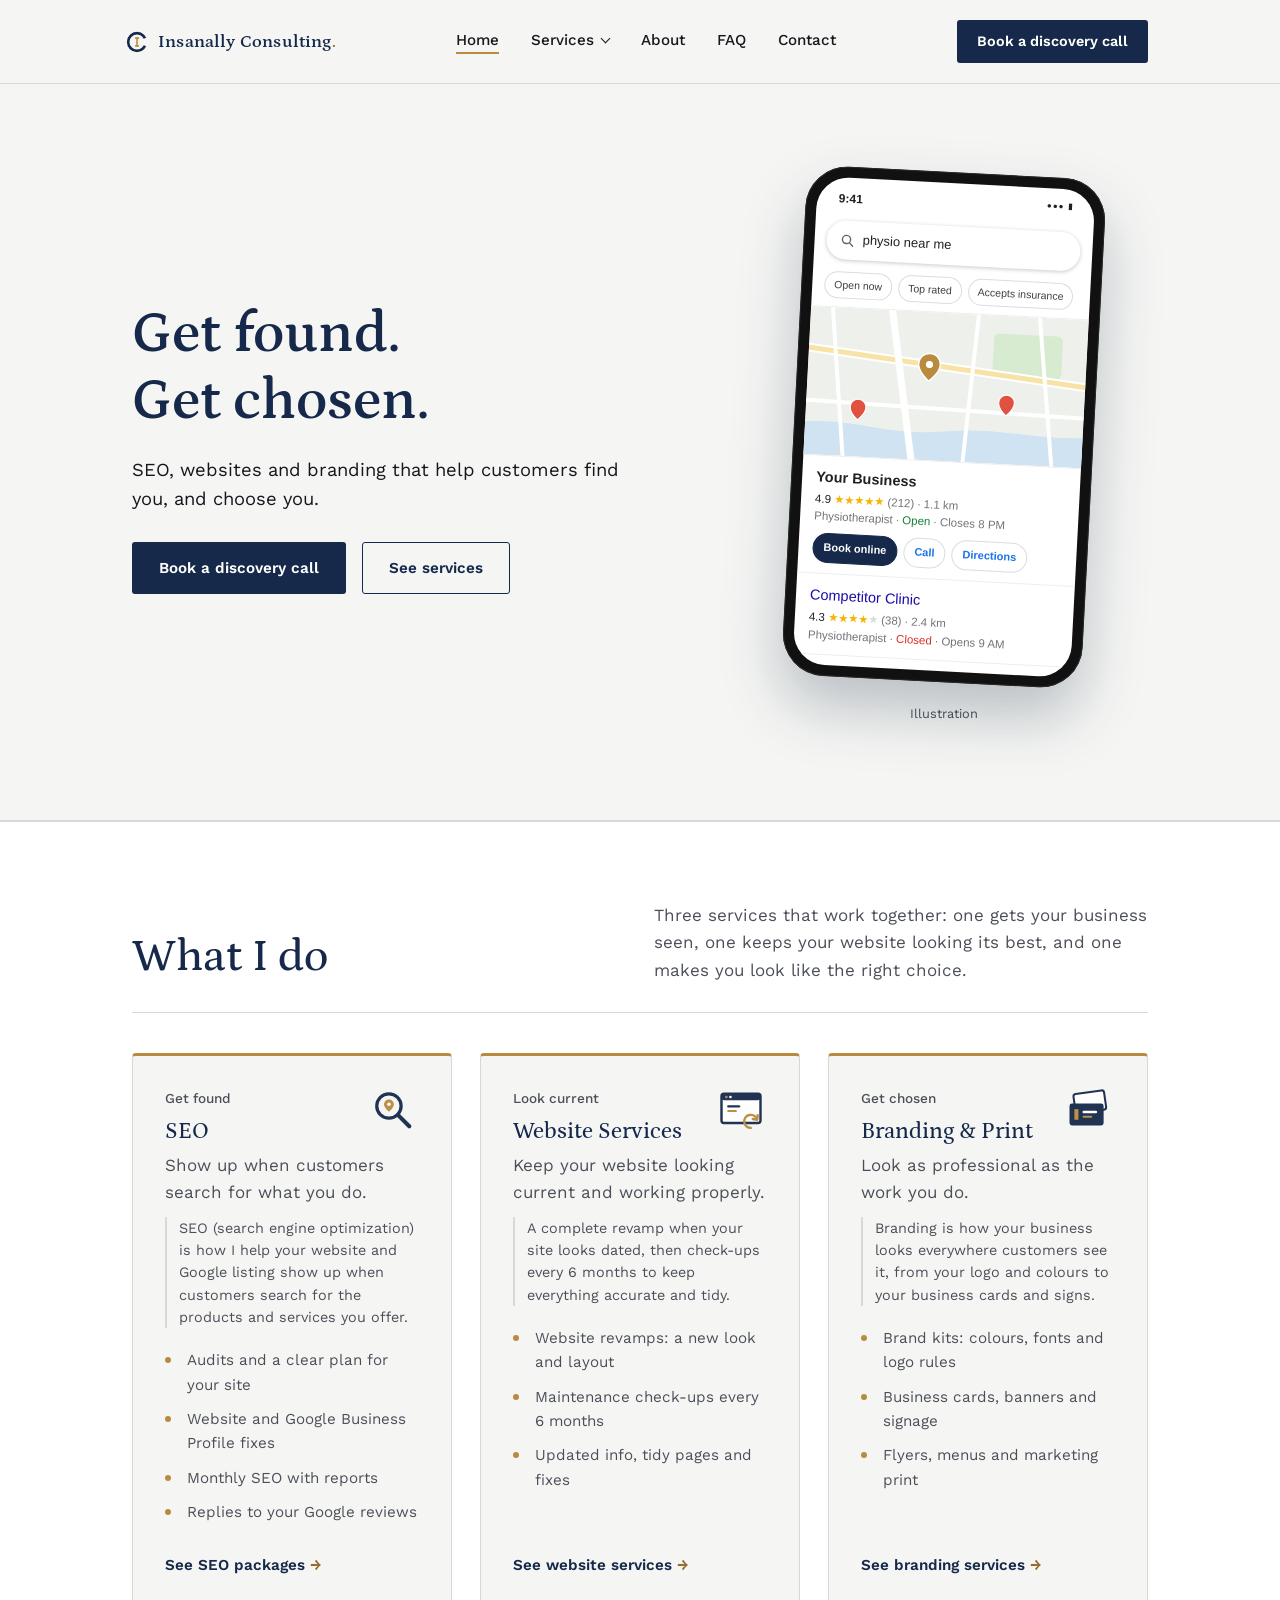
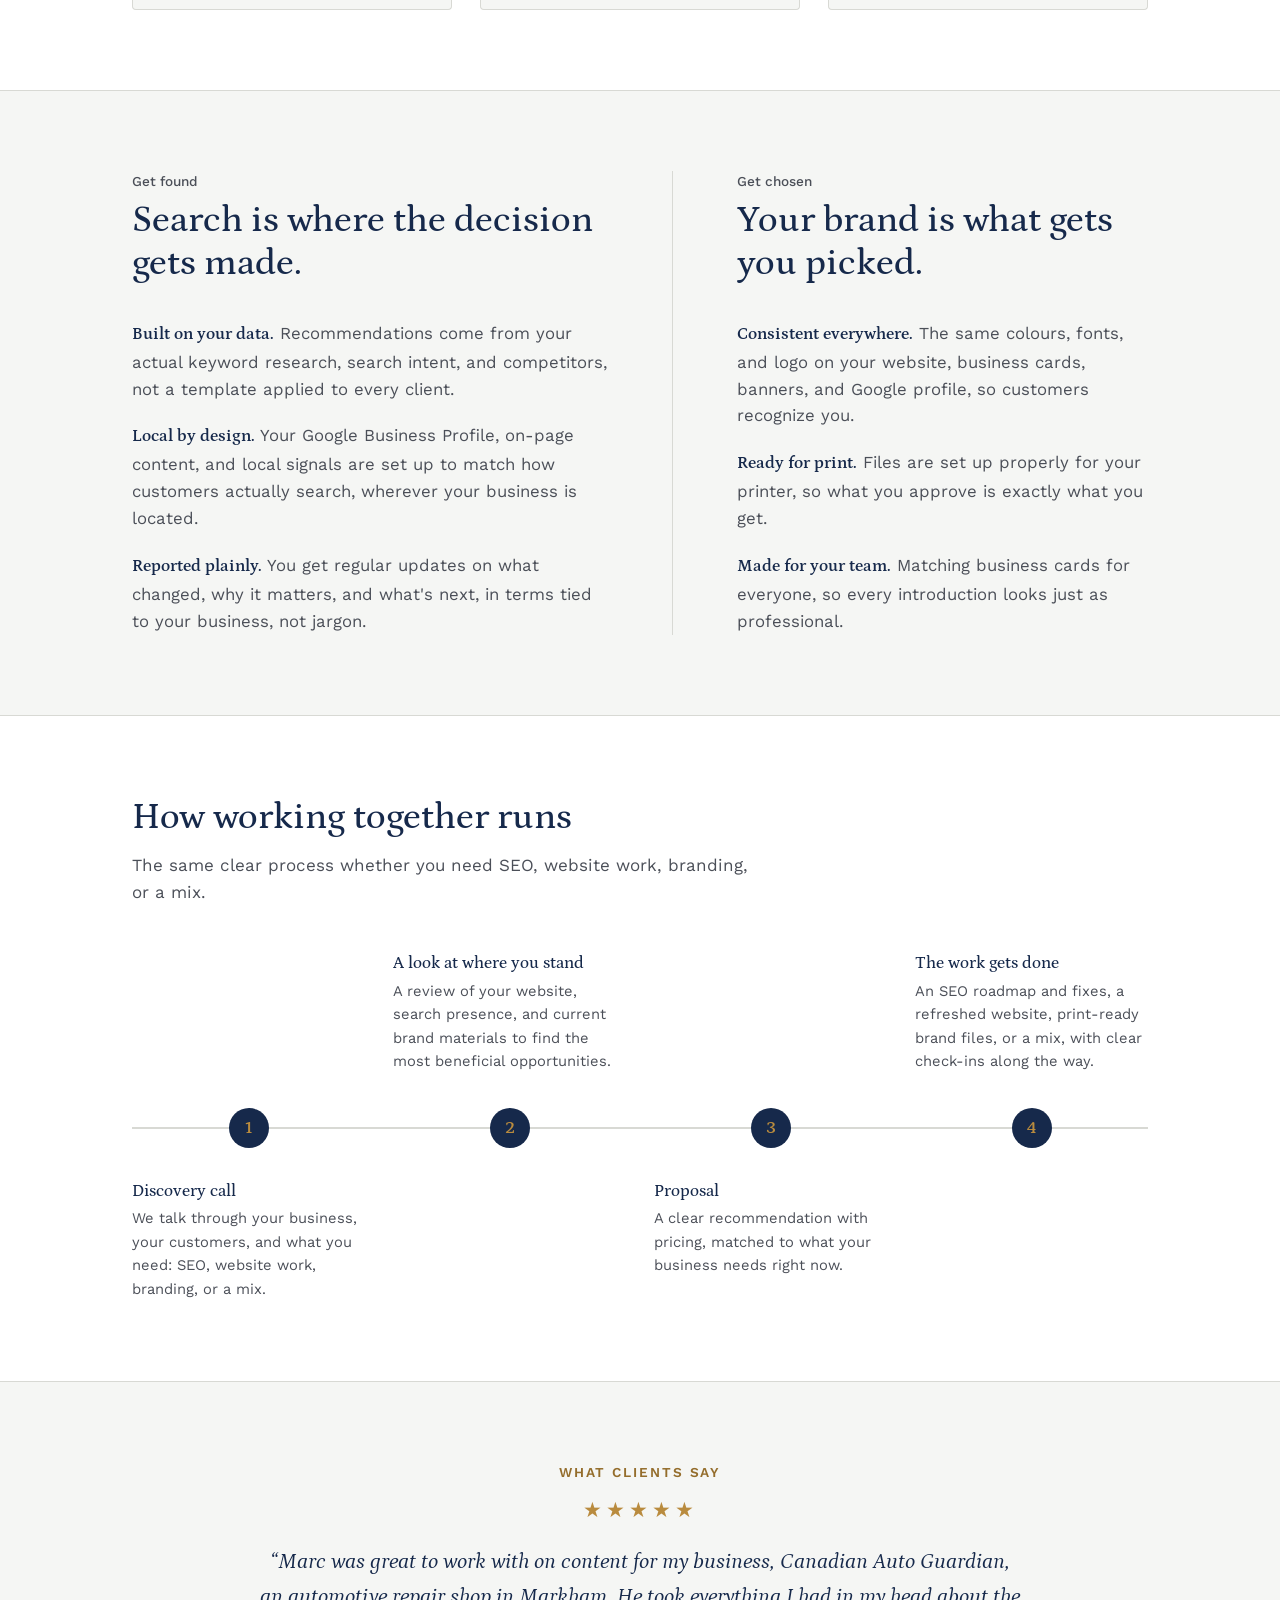
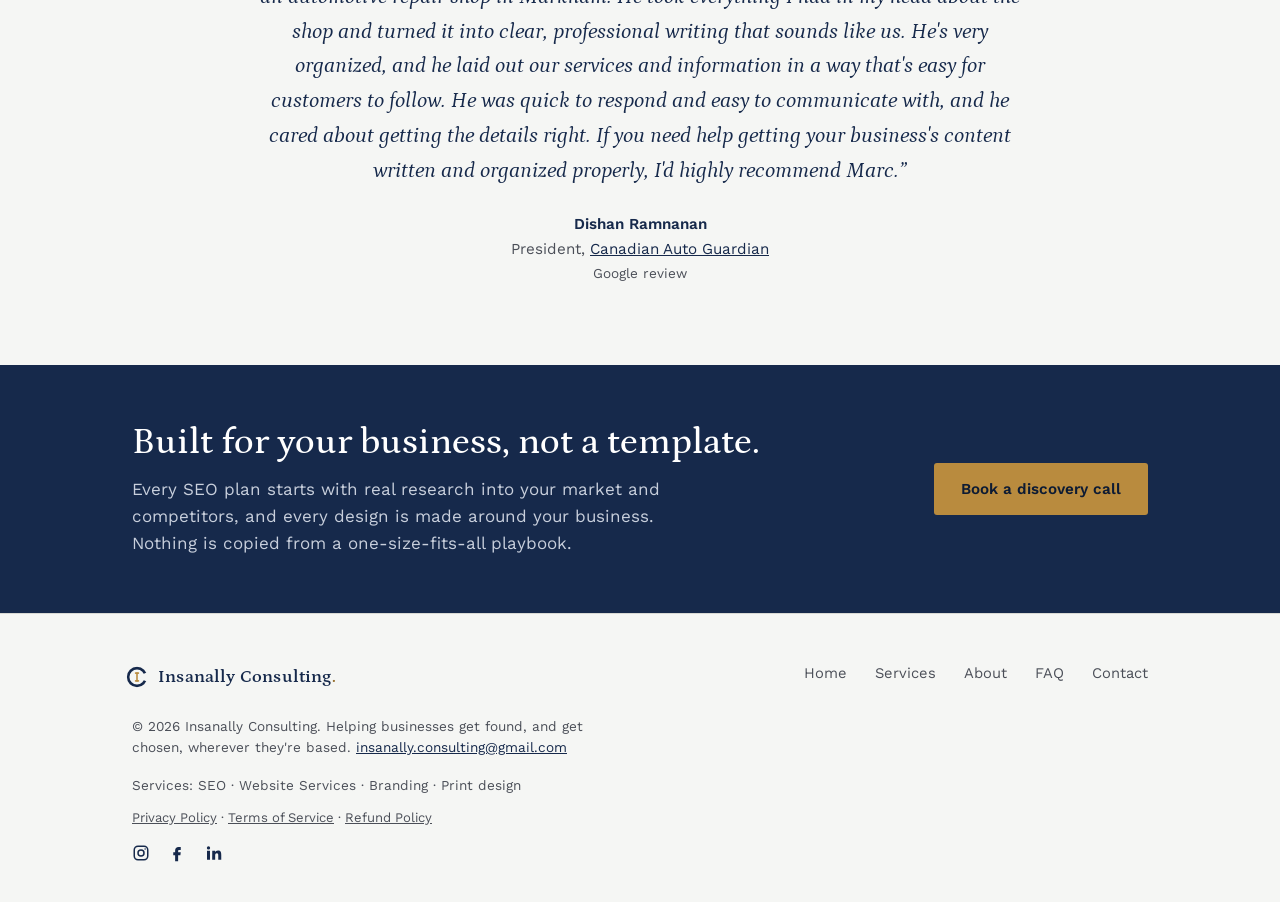
<file: index.html>
<!DOCTYPE html>
<html lang="en">
<head>
<!-- Google tag (gtag.js) -->
<script async src="https://www.googletagmanager.com/gtag/js?id=G-95DKKEPVF5"></script>
<script>
  window.dataLayer = window.dataLayer || [];
  function gtag(){dataLayer.push(arguments);}
  gtag('js', new Date());

  gtag('config', 'G-95DKKEPVF5');
</script>

<meta charset="UTF-8">
<meta name="viewport" content="width=device-width, initial-scale=1.0">
<title>SEO, Websites &amp; Branding for Growing Businesses | Insanally Consulting</title>
<meta name="description" content="SEO, website revamps and maintenance, and branding that help customers find you, and choose you. Based in the GTA, working with businesses wherever they are.">
<link rel="canonical" href="https://www.insanallyconsulting.com/">
<meta name="robots" content="index, follow">
<meta property="og:type" content="website">
<meta property="og:site_name" content="Insanally Consulting">
<meta property="og:title" content="SEO, Websites &amp; Branding for Growing Businesses | Insanally Consulting">
<meta property="og:description" content="SEO, website revamps and maintenance, and branding that help customers find you, and choose you. Based in the GTA, working with businesses wherever they are.">
<meta property="og:url" content="https://www.insanallyconsulting.com/">
<meta property="og:image" content="https://www.insanallyconsulting.com/og-image.png">
<meta name="twitter:card" content="summary_large_image">
<meta name="twitter:title" content="SEO, Websites &amp; Branding for Growing Businesses | Insanally Consulting">
<meta name="twitter:description" content="SEO, websites and branding that help customers find you, and choose you.">
<meta name="twitter:image" content="https://www.insanallyconsulting.com/og-image.png">
<link rel="icon" href="favicon.svg" type="image/svg+xml">
<link rel="stylesheet" href="styles.css?v=20261128">
<script type="application/ld+json">
{
  "@context": "https://schema.org",
  "@type": "ProfessionalService",
  "name": "Insanally Consulting",
  "description": "SEO, website services and branding for businesses in the Greater Toronto Area and beyond.",
  "url": "https://www.insanallyconsulting.com/",
  "email": "insanally.consulting@gmail.com",
  "areaServed": {
    "@type": "Place",
    "name": "Greater Toronto Area, Ontario, Canada"
  },
  "sameAs": [
    "https://www.instagram.com/insanallyconsulting",
    "https://www.facebook.com/profile.php?id=61596483255152",
    "https://www.linkedin.com/company/insanally-consulting"
  ],
  "founder": {
    "@type": "Person",
    "name": "Marc Insanally"
  }
}
</script>
</head>
<body>

<header class="site">
  <div class="nav">
    <a href="/" class="brand"><span class="brand-mark" aria-hidden="true"><svg viewBox="0 0 100 100" width="26" height="26"><defs><mask id="rg-index1"><rect width="100" height="100" fill="white"/><polygon points="50,50 91,31 91,69" fill="black"/></mask></defs><circle cx="50" cy="50" r="34" fill="none" stroke="#16294B" stroke-width="10" mask="url(#rg-index1)"/><rect x="42" y="32" width="16" height="6" fill="#B98B3E"/><rect x="47" y="32" width="6" height="36" fill="#B98B3E"/><rect x="42" y="62" width="16" height="6" fill="#B98B3E"/></svg></span>Insanally Consulting<span>.</span></a>
    <ul class="nav-links" id="nav-links">
      <li><a href="/" aria-current="page">Home</a></li>
      <li class="has-sub"><button type="button" class="sub-toggle" aria-expanded="false" aria-controls="sub-services">Services</button><ul class="sub-menu" id="sub-services"><li><a href="/services">All services</a></li><li><a href="/seo">SEO <span class="sub-note">(Search Engine Optimization)</span></a></li><li><a href="/website-services">Website Services</a></li><li><a href="/branding">Branding</a></li><li><a href="/print-design">Print design</a></li></ul></li>
      <li><a href="/about">About</a></li>
      <li><a href="/faq">FAQ</a></li>
      <li><a href="/contact">Contact</a></li>
    </ul>
    <a href="/contact" class="nav-cta">Book a discovery call</a>
    <button class="nav-toggle" id="nav-toggle" aria-expanded="false" aria-controls="nav-links" aria-label="Open menu">
      <span></span><span></span><span></span>
    </button>
  </div>
</header>

<section class="hero">
  <div class="wrap">
    <div class="hero-copy">
      <h1>Get found.<br>Get chosen.</h1>
      <p class="lede">SEO, websites and branding that help customers find you, and choose you.</p>
      <div class="hero-actions">
        <a href="/contact" class="btn btn-primary">Book a discovery call</a>
        <a href="/services" class="btn btn-ghost">See services</a>
      </div>
    </div>
    <div class="hero-visual phone-visual" role="img" aria-label="A phone showing local map search results with a business listed at the top">
      <div class="phone">
        <div class="phone-screen">
          <div class="ph-status"><span>9:41</span><span class="ph-icons">&#9679;&#9679;&#9679; &#9646;</span></div>
          <div class="ph-search"><svg width="14" height="14" viewBox="0 0 24 24"><circle cx="10" cy="10" r="7" fill="none" stroke="#5f6368" stroke-width="2.4"/><line x1="15.5" y1="15.5" x2="21" y2="21" stroke="#5f6368" stroke-width="2.4" stroke-linecap="round"/></svg><span>physio near me</span></div>
          <div class="ph-chips"><span>Open now</span><span>Top rated</span><span>Accepts insurance</span></div>
          <div class="ph-map">
            <svg viewBox="0 0 300 150" preserveAspectRatio="xMidYMid slice">
              <rect width="300" height="150" fill="#EEF0EC"/>
              <path d="M0,118 C60,110 90,128 150,120 C210,112 250,126 300,118 L300,150 L0,150Z" fill="#CFE3F2"/>
              <rect x="196" y="18" width="70" height="44" rx="6" fill="#D6EBCF"/>
              <path d="M-10,40 L310,70" stroke="#fff" stroke-width="9"/>
              <path d="M-10,40 L310,70" stroke="#F7E3A6" stroke-width="5"/>
              <path d="M90,-10 L120,160" stroke="#fff" stroke-width="7"/>
              <path d="M30,-10 L50,160" stroke="#fff" stroke-width="4"/>
              <path d="M180,-10 L170,160" stroke="#fff" stroke-width="4"/>
              <path d="M240,-10 L262,160" stroke="#fff" stroke-width="4"/>
              <path d="M-10,95 L310,100" stroke="#fff" stroke-width="4"/>
              <g transform="translate(132,58)"><path d="M0,-16 C7,-16 11,-11 11,-5 C11,3 0,12 0,12 C0,12 -11,3 -11,-5 C-11,-11 -7,-16 0,-16Z" fill="#B98B3E" stroke="#fff" stroke-width="1.5"/><circle cx="0" cy="-5" r="3.6" fill="#fff"/></g>
              <g transform="translate(212,92)"><path d="M0,-12 C5,-12 8,-8 8,-4 C8,2 0,9 0,9 C0,9 -8,2 -8,-4 C-8,-8 -5,-12 0,-12Z" fill="#E0523F" stroke="#fff" stroke-width="1.2"/></g>
              <g transform="translate(62,104)"><path d="M0,-12 C5,-12 8,-8 8,-4 C8,2 0,9 0,9 C0,9 -8,2 -8,-4 C-8,-8 -5,-12 0,-12Z" fill="#E0523F" stroke="#fff" stroke-width="1.2"/></g>
            </svg>
          </div>
          <div class="ph-result ph-top">
            <div class="ph-name">Your Business</div>
            <div class="ph-meta"><b>4.9</b> <span class="stars">&#9733;&#9733;&#9733;&#9733;&#9733;</span> (212) &middot; 1.1 km</div>
            <div class="ph-meta">Physiotherapist &middot; <span class="open">Open</span> &middot; Closes 8 PM</div>
            <div class="ph-btns"><span class="pri">Book online</span><span>Call</span><span>Directions</span></div>
          </div>
          <div class="ph-result">
            <div class="ph-name">Competitor Clinic</div>
            <div class="ph-meta"><b>4.3</b> <span class="stars">&#9733;&#9733;&#9733;&#9733;</span><span class="stars dim">&#9733;</span> (38) &middot; 2.4 km</div>
            <div class="ph-meta">Physiotherapist &middot; <span class="closed">Closed</span> &middot; Opens 9 AM</div>
          </div>
        </div>
      </div>
      <p class="mock-caption">Illustration</p>
    </div>
  </div>
</section>

<section class="alt">
  <div class="wrap">
    <div class="section-head section-head--split">
      <h2>What I do</h2>
      <p>Three services that work together: one gets your business seen, one keeps your website looking its best, and one makes you look like the right choice.</p>
    </div>
    <div class="offer-grid offer-grid--three">
      <a href="/seo" class="offer">
        <span class="offer-icon" aria-hidden="true"><svg viewBox="0 0 64 64" width="64" height="64"><circle cx="27" cy="27" r="15" fill="none" stroke="#16294B" stroke-width="4"/><line x1="38" y1="38" x2="52" y2="52" stroke="#16294B" stroke-width="5" stroke-linecap="round"/><path d="M27,19 C30.3,19 33,21.6 33,24.8 C33,29.4 27,34 27,34 C27,34 21,29.4 21,24.8 C21,21.6 23.7,19 27,19 Z" fill="#B98B3E"/><circle cx="27" cy="25" r="2.2" fill="#fff"/></svg></span>
        <span class="service-kind">Get found</span>
        <h3>SEO</h3>
        <p>Show up when customers search for what you do.</p>
        <p class="offer-def">SEO (search engine optimization) is how I help your website and Google listing show up when customers search for the products and services you offer.</p>
        <ul>
          <li>Audits and a clear plan for your site</li>
          <li>Website and Google Business Profile fixes</li>
          <li>Monthly SEO with reports</li>
          <li>Replies to your Google reviews</li>
        </ul>
        <span class="offer-link">See SEO packages</span>
      </a>
      <a href="/website-services" class="offer">
        <span class="offer-icon" aria-hidden="true"><svg viewBox="0 0 64 64" width="64" height="64"><rect x="8" y="12" width="48" height="36" rx="3" fill="#fff" stroke="#16294B" stroke-width="3"/><rect x="8" y="12" width="48" height="8" rx="3" fill="#16294B"/><circle cx="14" cy="16" r="1.6" fill="#B98B3E"/><circle cx="19" cy="16" r="1.6" fill="#fff"/><rect x="15" y="26" width="16" height="3" rx="1.5" fill="#16294B"/><rect x="15" y="32" width="12" height="2.5" rx="1.25" fill="#B98B3E"/><path d="M44,54 a8,8 0 1 1 7.5,-10.8" fill="none" stroke="#B98B3E" stroke-width="3" stroke-linecap="round"/><path d="M52.5,38.5 L52,44 L46.5,43" fill="none" stroke="#B98B3E" stroke-width="3" stroke-linecap="round" stroke-linejoin="round"/></svg></span>
        <span class="service-kind">Look current</span>
        <h3>Website Services</h3>
        <p>Keep your website looking current and working properly.</p>
        <p class="offer-def">A complete revamp when your site looks dated, then check-ups every 6 months to keep everything accurate and tidy.</p>
        <ul>
          <li>Website revamps: a new look and layout</li>
          <li>Maintenance check-ups every 6 months</li>
          <li>Updated info, tidy pages and fixes</li>
        </ul>
        <span class="offer-link">See website services</span>
      </a>
      <a href="/services#branding" class="offer">
        <span class="offer-icon" aria-hidden="true"><svg viewBox="0 0 64 64" width="64" height="64"><rect x="14" y="10" width="38" height="24" rx="3" fill="#fff" stroke="#16294B" stroke-width="2.5" transform="rotate(-8 33 22)"/><rect x="8" y="24" width="42" height="27" rx="3" fill="#16294B"/><rect x="14" y="31" width="5" height="13" fill="#B98B3E"/><rect x="24" y="33" width="18" height="3" rx="1.5" fill="#fff"/><rect x="24" y="39" width="12" height="2.5" rx="1.25" fill="#B98B3E"/></svg></span>
        <span class="service-kind">Get chosen</span>
        <h3>Branding &amp; Print</h3>
        <p>Look as professional as the work you do.</p>
        <p class="offer-def">Branding is how your business looks everywhere customers see it, from your logo and colours to your business cards and signs.</p>
        <ul>
          <li>Brand kits: colours, fonts and logo rules</li>
          <li>Business cards, banners and signage</li>
          <li>Flyers, menus and marketing print</li>
        </ul>
        <span class="offer-link">See branding services</span>
      </a>
    </div>
  </div>
</section>

<section>
  <div class="wrap">
    <div class="pair">
    <div class="pair-col">
    <div class="section-head">
      <span class="service-kind">Get found</span>
      <h2>Search is where the decision gets made.</h2>
    </div>
    <div class="trait-list">
      <p><strong>Built on your data.</strong> Recommendations come from your actual keyword research, search intent, and competitors, not a template applied to every client.</p>
      <p><strong>Local by design.</strong> Your Google Business Profile, on-page content, and local signals are set up to match how customers actually search, wherever your business is located.</p>
      <p><strong>Reported plainly.</strong> You get regular updates on what changed, why it matters, and what's next, in terms tied to your business, not jargon.</p>
    </div>
    </div>
    <div class="pair-col">
    <div class="section-head">
      <span class="service-kind">Get chosen</span>
      <h2>Your brand is what gets you picked.</h2>
    </div>
    <div class="trait-list">
      <p><strong>Consistent everywhere.</strong> The same colours, fonts, and logo on your website, business cards, banners, and Google profile, so customers recognize you.</p>
      <p><strong>Ready for print.</strong> Files are set up properly for your printer, so what you approve is exactly what you get.</p>
      <p><strong>Made for your team.</strong> Matching business cards for everyone, so every introduction looks just as professional.</p>
    </div>
    </div>
    </div>
  </div>
</section>

<section class="alt">
  <div class="wrap">
    <div class="section-head">
      <h2>How working together runs</h2>
      <p>The same clear process whether you need SEO, website work, branding, or a mix.</p>
    </div>
    <div class="route">
      <div class="route-line"></div>
      <div class="route-col">
        <div class="route-top" style="grid-column:1"></div>
        <div class="route-marker-row" style="grid-column:1"><span class="route-marker">1</span></div>
        <div class="route-bottom" style="grid-column:1">
          <h3>Discovery call</h3>
          <p>We talk through your business, your customers, and what you need: SEO, website work, branding, or a mix.</p>
        </div>
      </div>
      <div class="route-col">
        <div class="route-top" style="grid-column:2">
          <h3>A look at where you stand</h3>
          <p>A review of your website, search presence, and current brand materials to find the most beneficial opportunities.</p>
        </div>
        <div class="route-marker-row" style="grid-column:2"><span class="route-marker">2</span></div>
        <div class="route-bottom" style="grid-column:2"></div>
      </div>
      <div class="route-col">
        <div class="route-top" style="grid-column:3"></div>
        <div class="route-marker-row" style="grid-column:3"><span class="route-marker">3</span></div>
        <div class="route-bottom" style="grid-column:3">
          <h3>Proposal</h3>
          <p>A clear recommendation with pricing, matched to what your business needs right now.</p>
        </div>
      </div>
      <div class="route-col">
        <div class="route-top" style="grid-column:4">
          <h3>The work gets done</h3>
          <p>An SEO roadmap and fixes, a refreshed website, print-ready brand files, or a mix, with clear check-ins along the way.</p>
        </div>
        <div class="route-marker-row" style="grid-column:4"><span class="route-marker">4</span></div>
        <div class="route-bottom" style="grid-column:4"></div>
      </div>
    </div>
  </div>
</section>

<section aria-labelledby="review-heading">
  <div class="wrap">
    <figure style="margin: 0 auto; max-width: 760px; text-align: center;">
      <p id="review-heading" style="margin: 0 auto 10px; max-width: none; font-size: 0.85rem; font-weight: 600; letter-spacing: 0.14em; text-transform: uppercase; color: var(--gold-text);">What clients say</p>
      <div aria-label="5 out of 5 stars" role="img" style="color: var(--gold); font-size: 1.3rem; letter-spacing: 4px; margin-bottom: 18px;">&#9733;&#9733;&#9733;&#9733;&#9733;</div>
      <blockquote style="margin: 0;">
        <p style="font-family: 'Petrona', serif; font-style: italic; font-size: clamp(1.15rem, 2.2vw, 1.4rem); line-height: 1.55; color: var(--navy); max-width: none; margin: 0 0 24px;">“Marc was great to work with on content for my business, Canadian Auto Guardian, an automotive repair shop in Markham. He took everything I had in my head about the shop and turned it into clear, professional writing that sounds like us. He's very organized, and he laid out our services and information in a way that's easy for customers to follow. He was quick to respond and easy to communicate with, and he cared about getting the details right. If you need help getting your business's content written and organized properly, I'd highly recommend Marc.”</p>
      </blockquote>
      <figcaption style="font-size: 0.95rem; color: var(--ink-soft);"><strong style="color: var(--navy); font-weight: 600;">Dishan Ramnanan</strong><br>President, <a href="https://www.canadianautoguardian.com" target="_blank" rel="noopener" style="color: var(--navy);">Canadian Auto Guardian</a><br><span style="font-size: 0.85rem;">Google review</span></figcaption>
    </figure>
  </div>
</section>

<div class="local-strip">
  <div class="wrap local-strip-inner">
    <div>
      <h2>Built for your business, not a template.</h2>
      <p>Every SEO plan starts with real research into your market and competitors, and every design is made around your business. Nothing is copied from a one-size-fits-all playbook.</p>
    </div>
    <a href="/contact" class="btn btn-primary local-strip-btn">Book a discovery call</a>
  </div>
</div>

<footer class="site">
  <div class="wrap">
    <div class="footer-grid">
      <a href="/" class="brand"><span class="brand-mark" aria-hidden="true"><svg viewBox="0 0 100 100" width="26" height="26"><defs><mask id="rg-index2"><rect width="100" height="100" fill="white"/><polygon points="50,50 91,31 91,69" fill="black"/></mask></defs><circle cx="50" cy="50" r="34" fill="none" stroke="#16294B" stroke-width="10" mask="url(#rg-index2)"/><rect x="42" y="32" width="16" height="6" fill="#B98B3E"/><rect x="47" y="32" width="6" height="36" fill="#B98B3E"/><rect x="42" y="62" width="16" height="6" fill="#B98B3E"/></svg></span>Insanally Consulting<span>.</span></a>
      <nav>
        <a href="/">Home</a>
        <a href="/services">Services</a>
        <a href="/about">About</a>
        <a href="/faq">FAQ</a>
        <a href="/contact">Contact</a>
      </nav>
    </div>
    <p class="footer-note">© 2026 Insanally Consulting. Helping businesses get found, and get chosen, wherever they're based. <a href="mailto:insanally.consulting@gmail.com">insanally.consulting@gmail.com</a></p>
    <p class="footer-services">Services: <a href="/seo">SEO</a> · <a href="/website-services">Website Services</a> · <a href="/branding">Branding</a> · <a href="/print-design">Print design</a></p>
    <p class="footer-legal"><a href="/privacy">Privacy Policy</a> · <a href="/terms">Terms of Service</a> · <a href="/refund-policy">Refund Policy</a></p>
    <p class="footer-social" style="display: flex; gap: 18px; align-items: center; margin: 16px 0 0;"><a href="https://www.instagram.com/insanallyconsulting" target="_blank" rel="noopener" aria-label="Insanally Consulting on Instagram" style="color: var(--navy); display: inline-flex;"><svg viewBox="0 0 24 24" width="18" height="18" fill="none" stroke="currentColor" stroke-width="2"><rect x="3" y="3" width="18" height="18" rx="5"/><circle cx="12" cy="12" r="4"/><circle cx="17.5" cy="6.5" r="1" fill="currentColor" stroke="none"/></svg></a><a href="https://www.facebook.com/profile.php?id=61596483255152" target="_blank" rel="noopener" aria-label="Insanally Consulting on Facebook" style="color: var(--navy); display: inline-flex;"><svg viewBox="0 0 24 24" width="18" height="18" fill="currentColor"><path d="M14 8h3V4h-3c-2.8 0-4.5 1.8-4.5 4.6V11H7v4h2.5v8h4v-8h3l.5-4h-3.5V9c0-.6.4-1 1-1z"/></svg></a><a href="https://www.linkedin.com/company/insanally-consulting" target="_blank" rel="noopener" aria-label="Insanally Consulting on LinkedIn" style="color: var(--navy); display: inline-flex;"><svg viewBox="0 0 24 24" width="18" height="18" fill="currentColor"><path d="M4 9h4v12H4zM6 3a2.2 2.2 0 1 1 0 4.4A2.2 2.2 0 0 1 6 3zm5 6h3.8v1.7h.1c.5-1 1.8-2 3.7-2 4 0 4.4 2.6 4.4 6V21h-4v-5.6c0-1.4 0-3.1-1.9-3.1s-2.2 1.5-2.2 3V21h-4z"/></svg></a></p>
    </div>
</footer>

<script src="nav.js?v=20261128"></script>
</body>
</html>
</file>
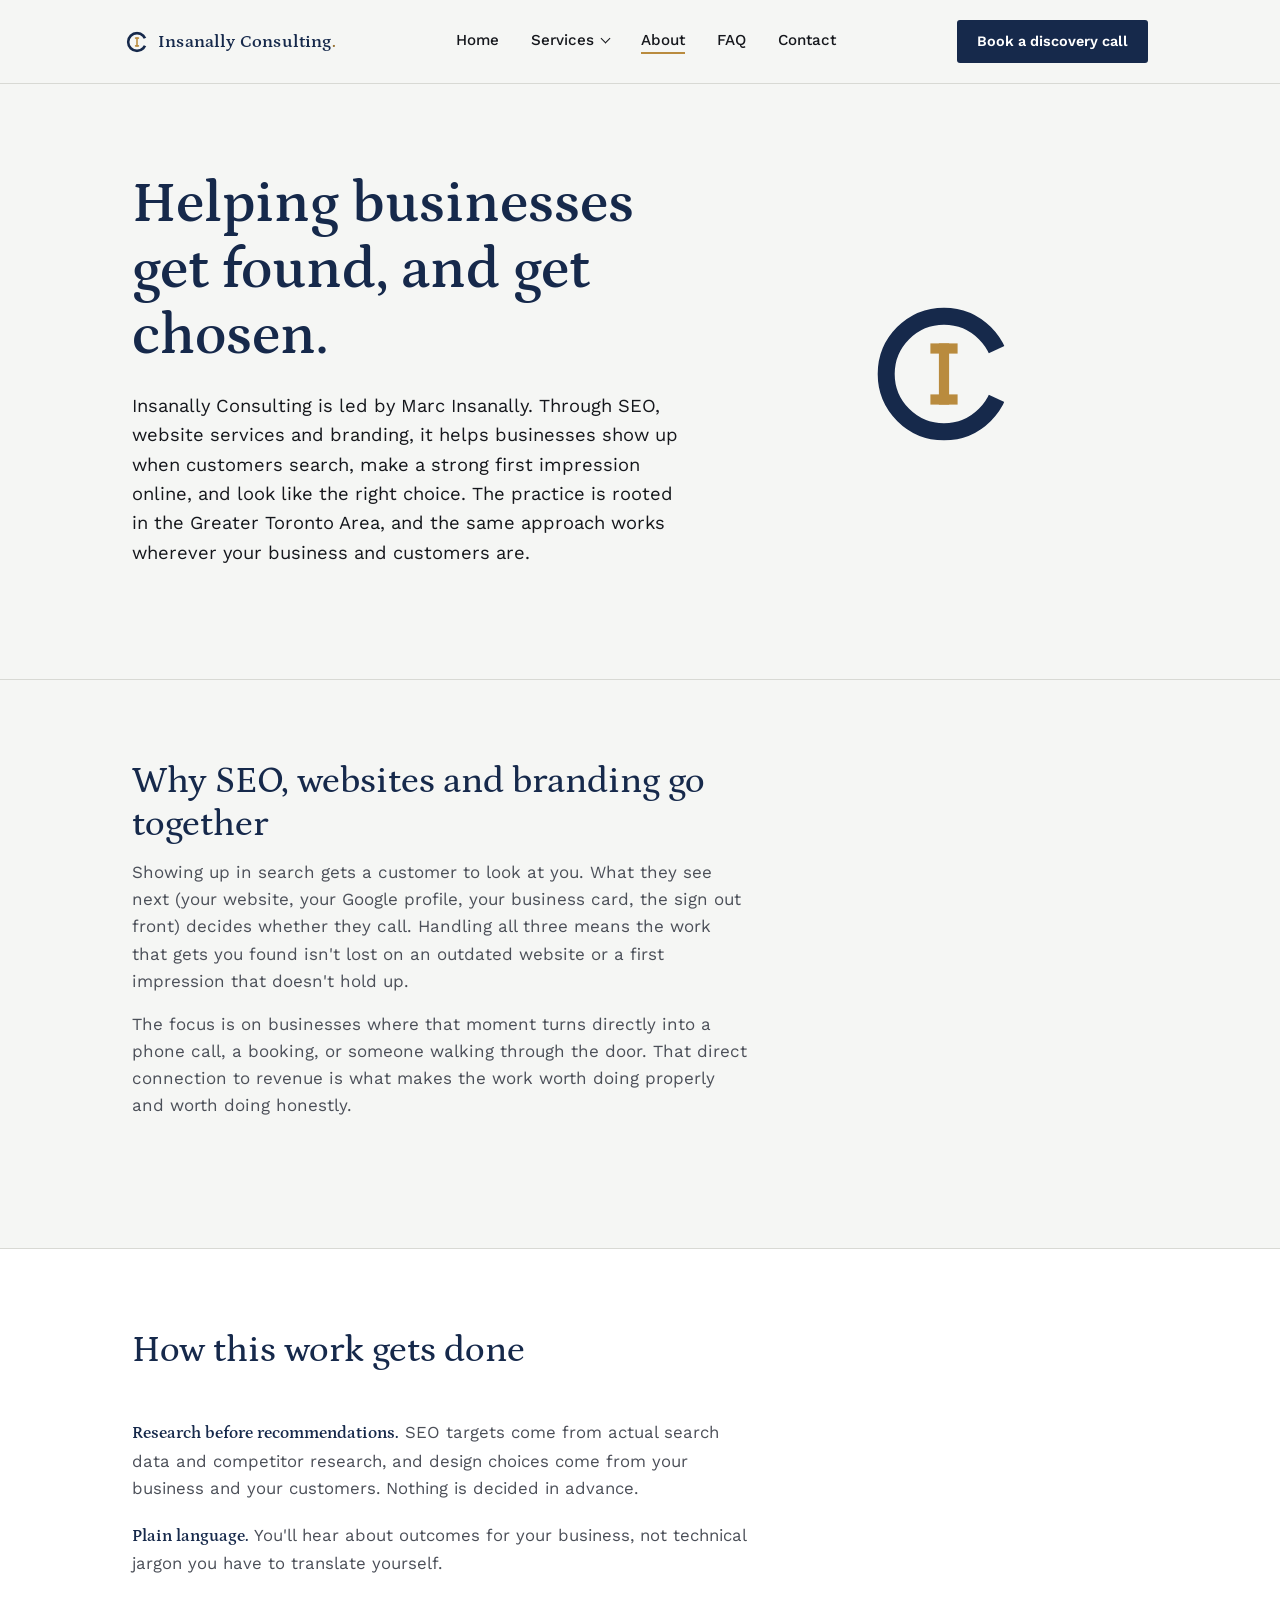
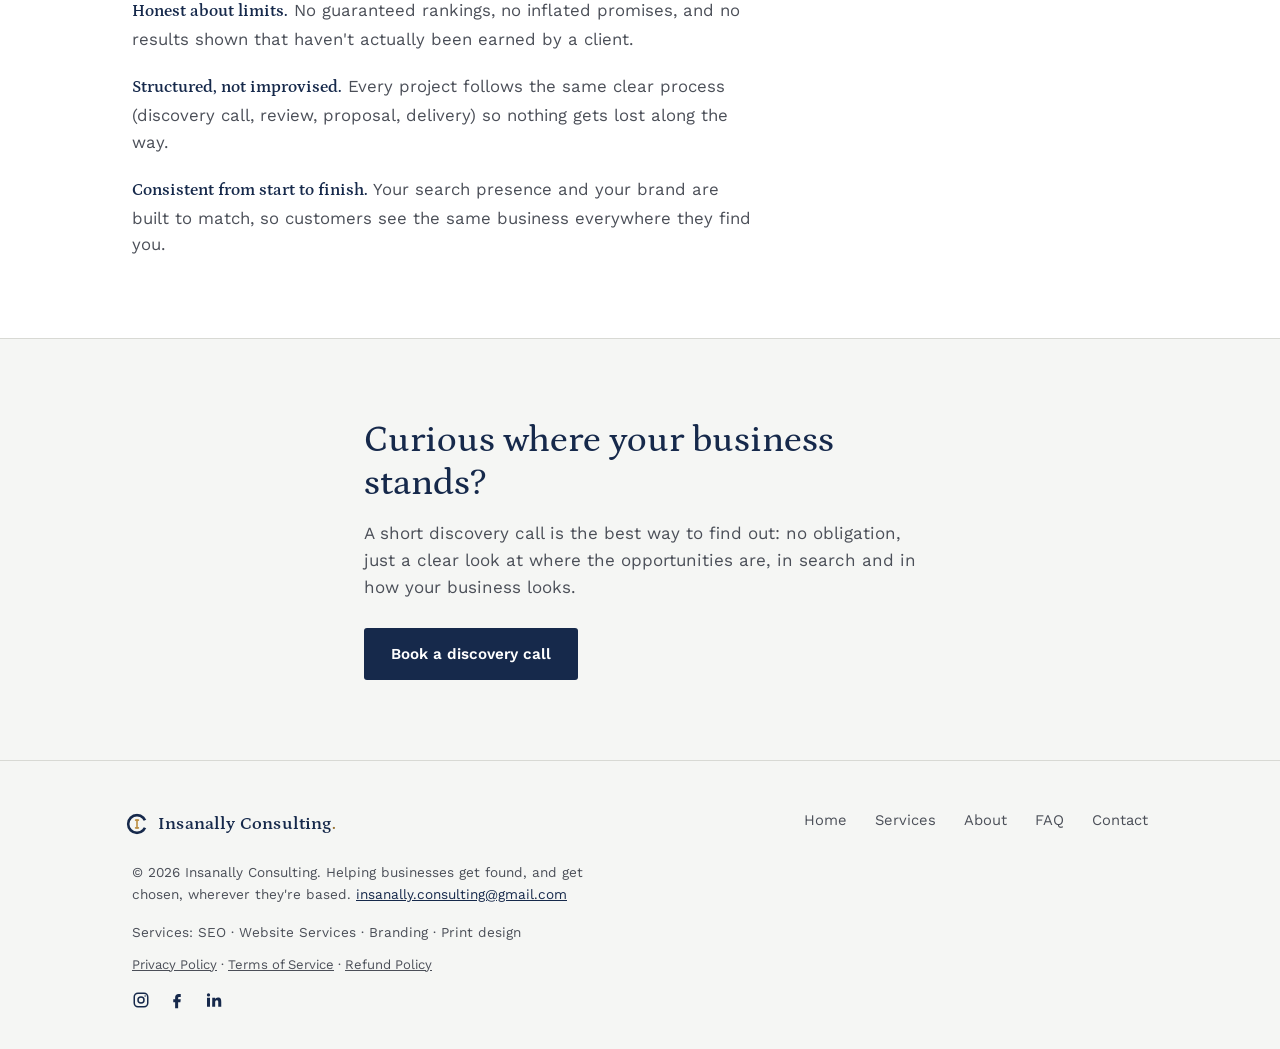
<file: about.html>
<!DOCTYPE html>
<html lang="en">
<head>
<!-- Google tag (gtag.js) -->
<script async src="https://www.googletagmanager.com/gtag/js?id=G-95DKKEPVF5"></script>
<script>
  window.dataLayer = window.dataLayer || [];
  function gtag(){dataLayer.push(arguments);}
  gtag('js', new Date());

  gtag('config', 'G-95DKKEPVF5');
</script>

<meta charset="UTF-8">
<meta name="viewport" content="width=device-width, initial-scale=1.0">
<title>About Insanally Consulting | SEO, Websites &amp; Branding for the GTA &amp; Beyond</title>
<meta name="description" content="Insanally Consulting helps businesses in the Greater Toronto Area and beyond get found and get chosen, through SEO, website services and branding.">
<link rel="canonical" href="https://www.insanallyconsulting.com/about">
<meta name="robots" content="index, follow">
<meta property="og:type" content="website">
<meta property="og:site_name" content="Insanally Consulting">
<meta property="og:title" content="About Insanally Consulting | SEO, Websites &amp; Branding for the GTA &amp; Beyond">
<meta property="og:description" content="Insanally Consulting helps businesses in the Greater Toronto Area and beyond get found and get chosen, through SEO, website services and branding.">
<meta property="og:url" content="https://www.insanallyconsulting.com/about">
<meta property="og:image" content="https://www.insanallyconsulting.com/og-image.png">
<meta name="twitter:card" content="summary_large_image">
<meta name="twitter:title" content="About Insanally Consulting">
<meta name="twitter:description" content="SEO, website services and branding for businesses in the Greater Toronto Area and beyond.">
<meta name="twitter:image" content="https://www.insanallyconsulting.com/og-image.png">
<link rel="icon" href="favicon.svg" type="image/svg+xml">
<link rel="stylesheet" href="styles.css?v=20261128">
<script type="application/ld+json">
{
  "@context": "https://schema.org",
  "@type": "AboutPage",
  "mainEntity": {
    "@type": "Person",
    "name": "Marc Insanally",
    "jobTitle": "Founder, Insanally Consulting",
    "worksFor": {
      "@type": "ProfessionalService",
      "name": "Insanally Consulting",
      "url": "https://www.insanallyconsulting.com/"
    }
  }
}
</script>
</head>
<body>

<header class="site">
  <div class="nav">
    <a href="/" class="brand"><span class="brand-mark" aria-hidden="true"><svg viewBox="0 0 100 100" width="26" height="26"><defs><mask id="rg-about1"><rect width="100" height="100" fill="white"/><polygon points="50,50 91,31 91,69" fill="black"/></mask></defs><circle cx="50" cy="50" r="34" fill="none" stroke="#16294B" stroke-width="10" mask="url(#rg-about1)"/><rect x="42" y="32" width="16" height="6" fill="#B98B3E"/><rect x="47" y="32" width="6" height="36" fill="#B98B3E"/><rect x="42" y="62" width="16" height="6" fill="#B98B3E"/></svg></span>Insanally Consulting<span>.</span></a>
    <ul class="nav-links" id="nav-links">
      <li><a href="/">Home</a></li>
      <li class="has-sub"><button type="button" class="sub-toggle" aria-expanded="false" aria-controls="sub-services">Services</button><ul class="sub-menu" id="sub-services"><li><a href="/services">All services</a></li><li><a href="/seo">SEO <span class="sub-note">(Search Engine Optimization)</span></a></li><li><a href="/website-services">Website Services</a></li><li><a href="/branding">Branding</a></li><li><a href="/print-design">Print design</a></li></ul></li>
      <li><a href="/about" aria-current="page">About</a></li>
      <li><a href="/faq">FAQ</a></li>
      <li><a href="/contact">Contact</a></li>
    </ul>
    <a href="/contact" class="nav-cta">Book a discovery call</a>
    <button class="nav-toggle" id="nav-toggle" aria-expanded="false" aria-controls="nav-links" aria-label="Open menu">
      <span></span><span></span><span></span>
    </button>
  </div>
</header>

<section class="hero hero-profile">
  <div class="wrap hero-profile-wrap">
    <div class="hero-copy">
      <h1>Helping businesses get found, and get chosen.</h1>
      <p class="lede">Insanally Consulting is led by Marc Insanally. Through SEO, website services and branding, it helps businesses show up when customers search, make a strong first impression online, and look like the right choice. The practice is rooted in the Greater Toronto Area, and the same approach works wherever your business and customers are.</p>
    </div>
    <div class="profile-mark" aria-hidden="true">
      <svg viewBox="0 0 100 100" xmlns="http://www.w3.org/2000/svg">
        <defs>
          <mask id="rg-about-hero">
            <rect width="100" height="100" fill="white"/>
            <polygon points="50,50 91,31 91,69" fill="black"/>
          </mask>
        </defs>
        <circle cx="50" cy="50" r="34" fill="none" stroke="#16294B" stroke-width="10" mask="url(#rg-about-hero)"/>
        <rect x="42" y="32" width="16" height="6" fill="#B98B3E"/>
        <rect x="47" y="32" width="6" height="36" fill="#B98B3E"/>
        <rect x="42" y="62" width="16" height="6" fill="#B98B3E"/>
      </svg>
    </div>
  </div>
</section>

<section>
  <div class="wrap">
    <div class="section-head">
      <h2>Why SEO, websites and branding go together</h2>
      <p>Showing up in search gets a customer to look at you. What they see next (your website, your Google profile, your business card, the sign out front) decides whether they call. Handling all three means the work that gets you found isn't lost on an outdated website or a first impression that doesn't hold up.</p>
      <p>The focus is on businesses where that moment turns directly into a phone call, a booking, or someone walking through the door. That direct connection to revenue is what makes the work worth doing properly and worth doing honestly.</p>
    </div>
  </div>
</section>

<section class="alt">
  <div class="wrap">
    <div class="section-head">
      <h2>How this work gets done</h2>
    </div>
    <div class="trait-list">
      <p><strong>Research before recommendations.</strong> SEO targets come from actual search data and competitor research, and design choices come from your business and your customers. Nothing is decided in advance.</p>
      <p><strong>Plain language.</strong> You'll hear about outcomes for your business, not technical jargon you have to translate yourself.</p>
      <p><strong>Honest about limits.</strong> No guaranteed rankings, no inflated promises, and no results shown that haven't actually been earned by a client.</p>
      <p><strong>Structured, not improvised.</strong> Every project follows the same clear process (discovery call, review, proposal, delivery) so nothing gets lost along the way.</p>
      <p><strong>Consistent from start to finish.</strong> Your search presence and your brand are built to match, so customers see the same business everywhere they find you.</p>
    </div>
  </div>
</section>

<section>
  <div class="wrap closing-note">
    <h2>Curious where your business stands?</h2>
    <p>A short discovery call is the best way to find out: no obligation, just a clear look at where the opportunities are, in search and in how your business looks.</p>
    <a href="/contact" class="btn btn-primary">Book a discovery call</a>
  </div>
</section>

<footer class="site">
  <div class="wrap">
    <div class="footer-grid">
      <a href="/" class="brand"><span class="brand-mark" aria-hidden="true"><svg viewBox="0 0 100 100" width="26" height="26"><defs><mask id="rg-about2"><rect width="100" height="100" fill="white"/><polygon points="50,50 91,31 91,69" fill="black"/></mask></defs><circle cx="50" cy="50" r="34" fill="none" stroke="#16294B" stroke-width="10" mask="url(#rg-about2)"/><rect x="42" y="32" width="16" height="6" fill="#B98B3E"/><rect x="47" y="32" width="6" height="36" fill="#B98B3E"/><rect x="42" y="62" width="16" height="6" fill="#B98B3E"/></svg></span>Insanally Consulting<span>.</span></a>
      <nav>
        <a href="/">Home</a>
        <a href="/services">Services</a>
        <a href="/about">About</a>
        <a href="/faq">FAQ</a>
        <a href="/contact">Contact</a>
      </nav>
    </div>
    <p class="footer-note">© 2026 Insanally Consulting. Helping businesses get found, and get chosen, wherever they're based. <a href="mailto:insanally.consulting@gmail.com">insanally.consulting@gmail.com</a></p>
    <p class="footer-services">Services: <a href="/seo">SEO</a> · <a href="/website-services">Website Services</a> · <a href="/branding">Branding</a> · <a href="/print-design">Print design</a></p>
    <p class="footer-legal"><a href="/privacy">Privacy Policy</a> · <a href="/terms">Terms of Service</a> · <a href="/refund-policy">Refund Policy</a></p>
    <p class="footer-social" style="display: flex; gap: 18px; align-items: center; margin: 16px 0 0;"><a href="https://www.instagram.com/insanallyconsulting" target="_blank" rel="noopener" aria-label="Insanally Consulting on Instagram" style="color: var(--navy); display: inline-flex;"><svg viewBox="0 0 24 24" width="18" height="18" fill="none" stroke="currentColor" stroke-width="2"><rect x="3" y="3" width="18" height="18" rx="5"/><circle cx="12" cy="12" r="4"/><circle cx="17.5" cy="6.5" r="1" fill="currentColor" stroke="none"/></svg></a><a href="https://www.facebook.com/profile.php?id=61596483255152" target="_blank" rel="noopener" aria-label="Insanally Consulting on Facebook" style="color: var(--navy); display: inline-flex;"><svg viewBox="0 0 24 24" width="18" height="18" fill="currentColor"><path d="M14 8h3V4h-3c-2.8 0-4.5 1.8-4.5 4.6V11H7v4h2.5v8h4v-8h3l.5-4h-3.5V9c0-.6.4-1 1-1z"/></svg></a><a href="https://www.linkedin.com/company/insanally-consulting" target="_blank" rel="noopener" aria-label="Insanally Consulting on LinkedIn" style="color: var(--navy); display: inline-flex;"><svg viewBox="0 0 24 24" width="18" height="18" fill="currentColor"><path d="M4 9h4v12H4zM6 3a2.2 2.2 0 1 1 0 4.4A2.2 2.2 0 0 1 6 3zm5 6h3.8v1.7h.1c.5-1 1.8-2 3.7-2 4 0 4.4 2.6 4.4 6V21h-4v-5.6c0-1.4 0-3.1-1.9-3.1s-2.2 1.5-2.2 3V21h-4z"/></svg></a></p>
    </div>
</footer>

<script src="nav.js?v=20261128"></script>
</body>
</html>
</file>
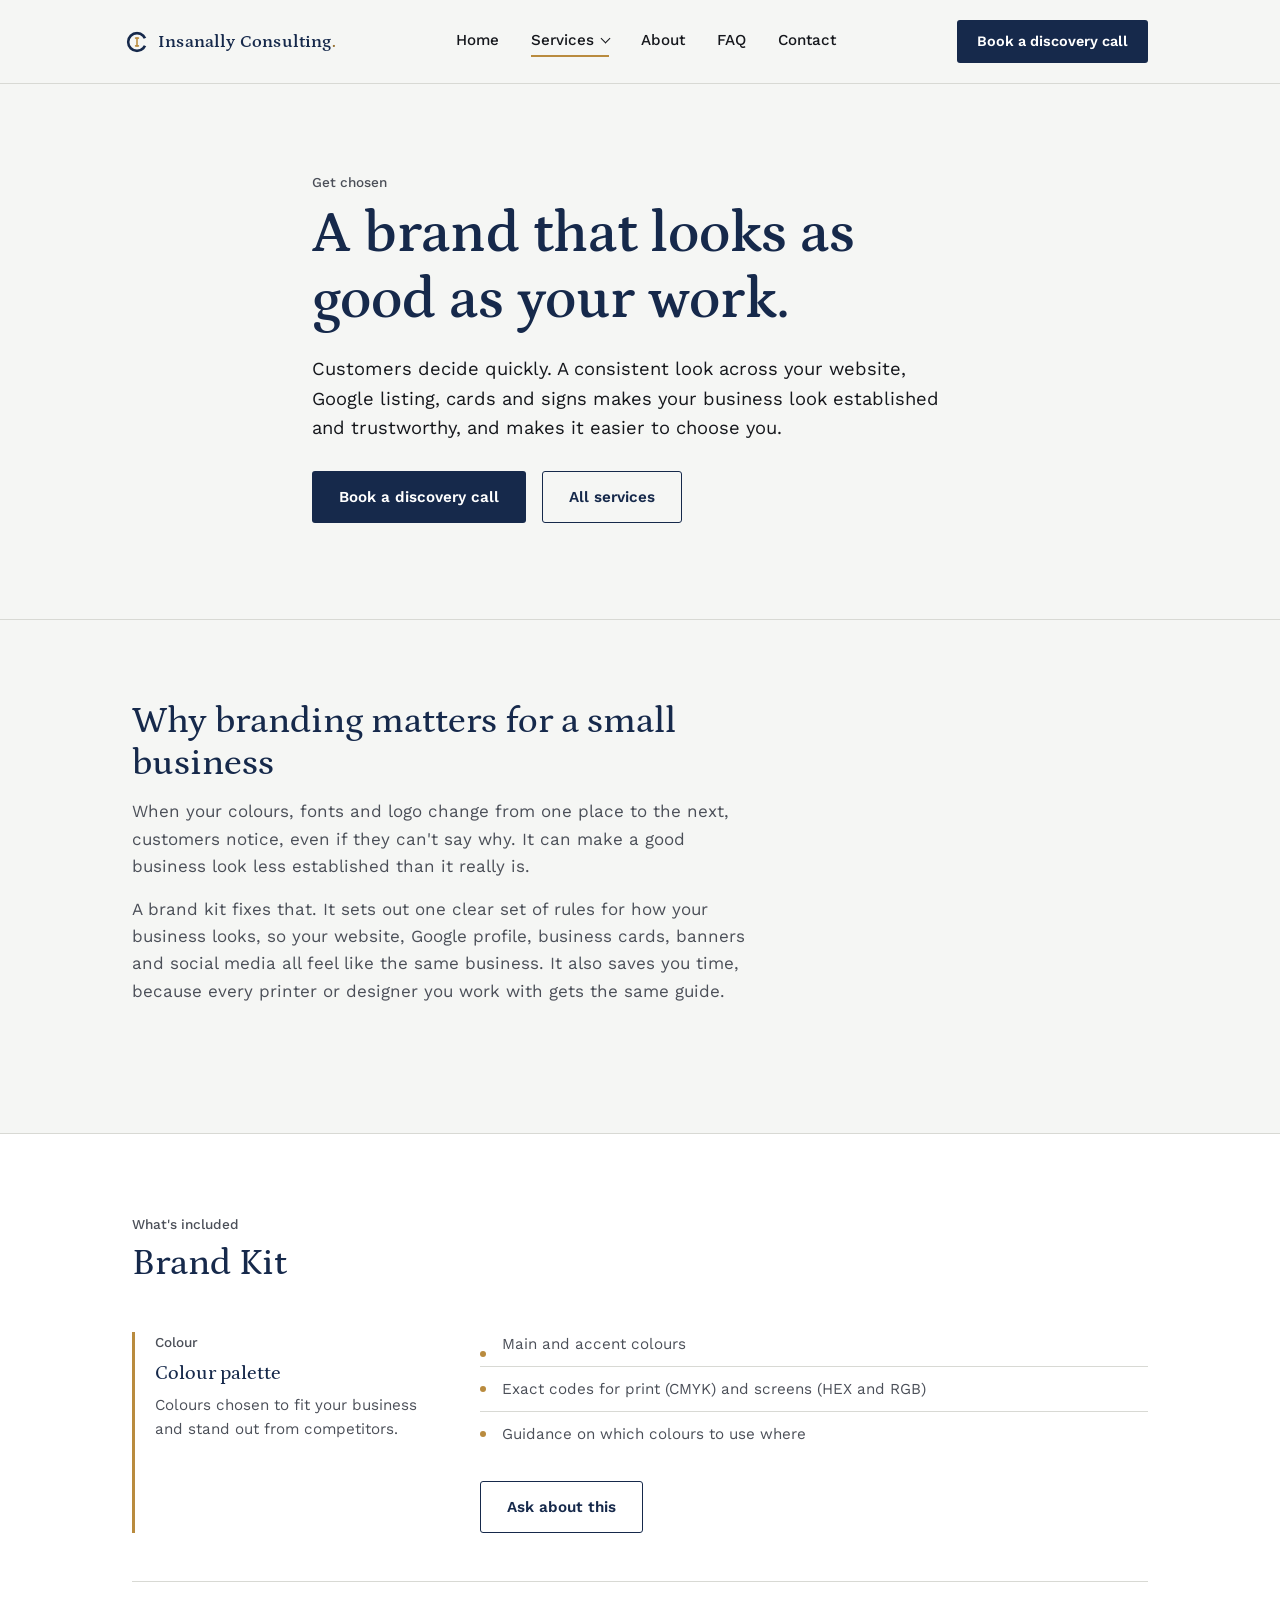
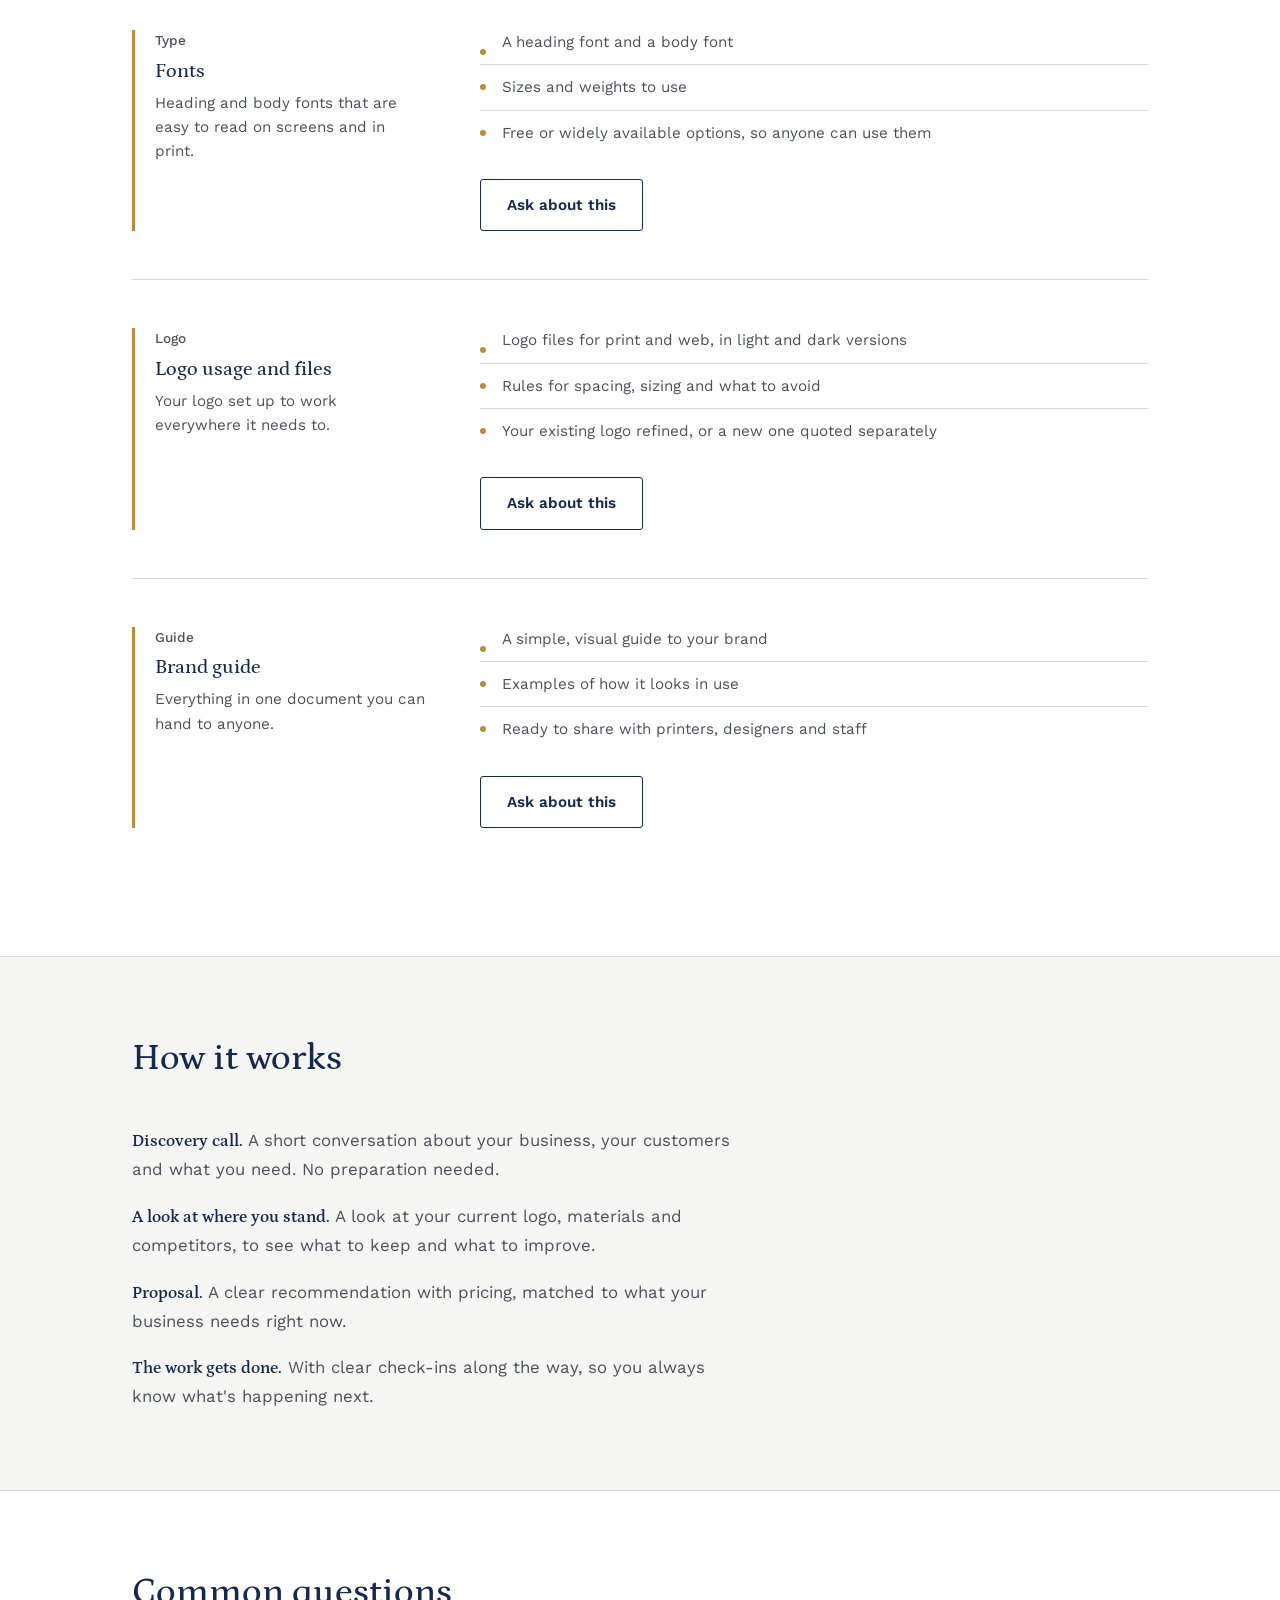
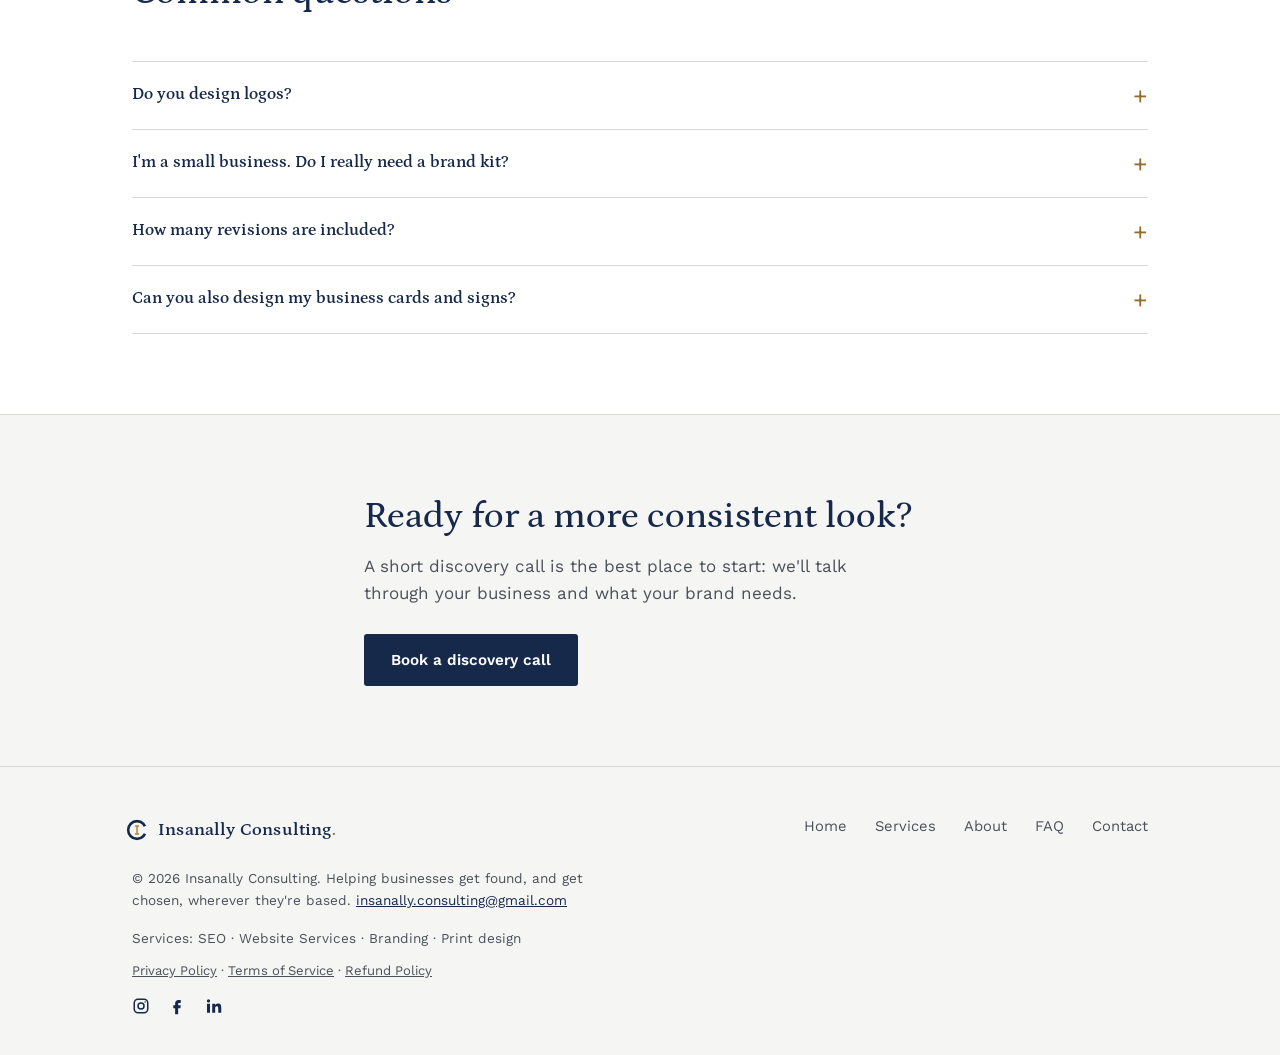
<file: branding.html>
<!DOCTYPE html>
<html lang="en">
<head>
<!-- Google tag (gtag.js) -->
<script async src="https://www.googletagmanager.com/gtag/js?id=G-95DKKEPVF5"></script>
<script>
  window.dataLayer = window.dataLayer || [];
  function gtag(){dataLayer.push(arguments);}
  gtag('js', new Date());

  gtag('config', 'G-95DKKEPVF5');
</script>

<meta charset="UTF-8">
<meta name="viewport" content="width=device-width, initial-scale=1.0">
<title>Branding &amp; Brand Kits for Small Businesses | Insanally Consulting</title>
<meta name="description" content="Brand kits for small businesses: colours, fonts, logo rules and a brand guide, so everything you put out looks consistent. Based in Markham, serving the GTA.">
<link rel="canonical" href="https://www.insanallyconsulting.com/branding">
<meta name="robots" content="index, follow">
<meta property="og:type" content="website">
<meta property="og:site_name" content="Insanally Consulting">
<meta property="og:title" content="Branding &amp; Brand Kits for Small Businesses | Insanally Consulting">
<meta property="og:description" content="Brand kits for small businesses: colours, fonts, logo rules and a brand guide, so everything you put out looks consistent. Based in Markham, serving the GTA.">
<meta property="og:url" content="https://www.insanallyconsulting.com/branding">
<meta property="og:image" content="https://www.insanallyconsulting.com/og-image.png">
<meta name="twitter:card" content="summary_large_image">
<meta name="twitter:title" content="Branding &amp; Brand Kits | Insanally Consulting">
<meta name="twitter:description" content="Brand kits for small businesses: colours, fonts, logo rules and a brand guide, so everything you put out looks consistent. Based in Markham, serving the GTA.">
<meta name="twitter:image" content="https://www.insanallyconsulting.com/og-image.png">
<link rel="icon" href="favicon.svg" type="image/svg+xml">
<link rel="stylesheet" href="styles.css?v=20261128">
<script type="application/ld+json">
{
  "@context": "https://schema.org",
  "@type": "Service",
  "serviceType": "Branding",
  "url": "https://www.insanallyconsulting.com/branding",
  "provider": {
    "@type": "ProfessionalService",
    "name": "Insanally Consulting",
    "url": "https://www.insanallyconsulting.com/"
  },
  "areaServed": {
    "@type": "Place",
    "name": "Greater Toronto Area, Ontario, Canada"
  },
  "hasOfferCatalog": {
    "@type": "OfferCatalog",
    "name": "Branding",
    "itemListElement": [
      {
        "@type": "Offer",
        "itemOffered": {
          "@type": "Service",
          "name": "Brand Kit"
        }
      },
      {
        "@type": "Offer",
        "itemOffered": {
          "@type": "Service",
          "name": "Logo Refinement"
        }
      }
    ]
  }
}
</script>
<script type="application/ld+json">
{
  "@context": "https://schema.org",
  "@type": "FAQPage",
  "mainEntity": [
    {
      "@type": "Question",
      "name": "Do you design logos?",
      "acceptedAnswer": {
        "@type": "Answer",
        "text": "Your existing logo can be refined and set up properly as part of a brand kit. Designing a logo from scratch is quoted separately."
      }
    },
    {
      "@type": "Question",
      "name": "I'm a small business. Do I really need a brand kit?",
      "acceptedAnswer": {
        "@type": "Answer",
        "text": "If you have a website, a Google listing, business cards or a sign, you already have a brand. A brand kit just makes sure they all match, which helps customers recognize and trust you."
      }
    },
    {
      "@type": "Question",
      "name": "How many revisions are included?",
      "acceptedAnswer": {
        "@type": "Answer",
        "text": "Each design service includes 2 rounds of revisions."
      }
    },
    {
      "@type": "Question",
      "name": "Can you also design my business cards and signs?",
      "acceptedAnswer": {
        "@type": "Answer",
        "text": "Yes. Business cards, banners and signage, flyers and menus are all available, and they can be designed to match your brand kit. See print design."
      }
    }
  ]
}
</script>
</head>
<body>

<header class="site">
  <div class="nav">
    <a href="/" class="brand"><span class="brand-mark" aria-hidden="true"><svg viewBox="0 0 100 100" width="26" height="26"><defs><mask id="rg-branding1"><rect width="100" height="100" fill="white"/><polygon points="50,50 91,31 91,69" fill="black"/></mask></defs><circle cx="50" cy="50" r="34" fill="none" stroke="#16294B" stroke-width="10" mask="url(#rg-branding1)"/><rect x="42" y="32" width="16" height="6" fill="#B98B3E"/><rect x="47" y="32" width="6" height="36" fill="#B98B3E"/><rect x="42" y="62" width="16" height="6" fill="#B98B3E"/></svg></span>Insanally Consulting<span>.</span></a>
    <ul class="nav-links" id="nav-links">
      <li><a href="/">Home</a></li>
      <li class="has-sub"><button type="button" class="sub-toggle is-current" aria-expanded="false" aria-controls="sub-services">Services</button><ul class="sub-menu" id="sub-services"><li><a href="/services">All services</a></li><li><a href="/seo">SEO <span class="sub-note">(Search Engine Optimization)</span></a></li><li><a href="/website-services">Website Services</a></li><li><a href="/branding" aria-current="page">Branding</a></li><li><a href="/print-design">Print design</a></li></ul></li>
      <li><a href="/about">About</a></li>
      <li><a href="/faq">FAQ</a></li>
      <li><a href="/contact">Contact</a></li>
    </ul>
    <a href="/contact" class="nav-cta">Book a discovery call</a>
    <button class="nav-toggle" id="nav-toggle" aria-expanded="false" aria-controls="nav-links" aria-label="Open menu">
      <span></span><span></span><span></span>
    </button>
  </div>
</header>

<section class="hero about-hero">
  <div class="wrap">
    <div class="hero-copy">
      <span class="service-kind">Get chosen</span>
      <h1>A brand that looks as good as your work.</h1>
      <p class="lede">Customers decide quickly. A consistent look across your website, Google listing, cards and signs makes your business look established and trustworthy, and makes it easier to choose you.</p>
      <div class="hero-actions">
        <a href="/contact" class="btn btn-primary">Book a discovery call</a>
        <a href="/services" class="btn btn-ghost">All services</a>
      </div>
    </div>
  </div>
</section>

<section>
  <div class="wrap">
    <div class="section-head">
      <h2>Why branding matters for a small business</h2>
      <p>When your colours, fonts and logo change from one place to the next, customers notice, even if they can't say why. It can make a good business look less established than it really is.</p>
      <p>A brand kit fixes that. It sets out one clear set of rules for how your business looks, so your website, Google profile, business cards, banners and social media all feel like the same business. It also saves you time, because every printer or designer you work with gets the same guide.</p>
    </div>
  </div>
</section>

<section class="alt">
  <div class="wrap">
    <div class="section-head">
      <span class="service-kind">What's included</span>
      <h2>Brand Kit</h2>
    </div>
    <div class="service-list">

      <div class="service-row">
        <div class="service-label">
          <span class="service-kind">Colour</span>
          <h3>Colour palette</h3>
          <p>Colours chosen to fit your business and stand out from competitors.</p>
        </div>
        <div class="service-detail">
          <ul>
            <li>Main and accent colours</li>
            <li>Exact codes for print (CMYK) and screens (HEX and RGB)</li>
            <li>Guidance on which colours to use where</li>
          </ul>
          <a href="/contact" class="btn btn-ghost">Ask about this</a>
        </div>
      </div>

      <div class="service-row">
        <div class="service-label">
          <span class="service-kind">Type</span>
          <h3>Fonts</h3>
          <p>Heading and body fonts that are easy to read on screens and in print.</p>
        </div>
        <div class="service-detail">
          <ul>
            <li>A heading font and a body font</li>
            <li>Sizes and weights to use</li>
            <li>Free or widely available options, so anyone can use them</li>
          </ul>
          <a href="/contact" class="btn btn-ghost">Ask about this</a>
        </div>
      </div>

      <div class="service-row">
        <div class="service-label">
          <span class="service-kind">Logo</span>
          <h3>Logo usage and files</h3>
          <p>Your logo set up to work everywhere it needs to.</p>
        </div>
        <div class="service-detail">
          <ul>
            <li>Logo files for print and web, in light and dark versions</li>
            <li>Rules for spacing, sizing and what to avoid</li>
            <li>Your existing logo refined, or a new one quoted separately</li>
          </ul>
          <a href="/contact" class="btn btn-ghost">Ask about this</a>
        </div>
      </div>

      <div class="service-row">
        <div class="service-label">
          <span class="service-kind">Guide</span>
          <h3>Brand guide</h3>
          <p>Everything in one document you can hand to anyone.</p>
        </div>
        <div class="service-detail">
          <ul>
            <li>A simple, visual guide to your brand</li>
            <li>Examples of how it looks in use</li>
            <li>Ready to share with printers, designers and staff</li>
          </ul>
          <a href="/contact" class="btn btn-ghost">Ask about this</a>
        </div>
      </div>

    </div>
  </div>
</section>

<section>
  <div class="wrap">
    <div class="section-head">
      <h2>How it works</h2>
    </div>
    <div class="trait-list">
      <p><strong>Discovery call.</strong> A short conversation about your business, your customers and what you need. No preparation needed.</p>
      <p><strong>A look at where you stand.</strong> A look at your current logo, materials and competitors, to see what to keep and what to improve.</p>
      <p><strong>Proposal.</strong> A clear recommendation with pricing, matched to what your business needs right now.</p>
      <p><strong>The work gets done.</strong> With clear check-ins along the way, so you always know what's happening next.</p>
    </div>
  </div>
</section>

<section class="alt">
  <div class="wrap">
    <div class="section-head">
      <h2>Common questions</h2>
    </div>
    <div class="faq-list">
      <details class="faq-item">
        <summary>Do you design logos?</summary>
        <p>Your existing logo can be refined and set up properly as part of a brand kit. Designing a logo from scratch is quoted separately.</p>
      </details>
      <details class="faq-item">
        <summary>I'm a small business. Do I really need a brand kit?</summary>
        <p>If you have a website, a Google listing, business cards or a sign, you already have a brand. A brand kit just makes sure they all match, which helps customers recognize and trust you.</p>
      </details>
      <details class="faq-item">
        <summary>How many revisions are included?</summary>
        <p>Each design service includes 2 rounds of revisions.</p>
      </details>
      <details class="faq-item">
        <summary>Can you also design my business cards and signs?</summary>
        <p>Yes. Business cards, banners and signage, flyers and menus are all available, and they can be designed to match your brand kit. See <a href="/print-design">print design</a>.</p>
      </details>
    </div>
  </div>
</section>

<section>
  <div class="wrap closing-note">
    <h2>Ready for a more consistent look?</h2>
    <p>A short discovery call is the best place to start: we'll talk through your business and what your brand needs.</p>
    <a href="/contact" class="btn btn-primary">Book a discovery call</a>
  </div>
</section>

<footer class="site">
  <div class="wrap">
    <div class="footer-grid">
      <a href="/" class="brand"><span class="brand-mark" aria-hidden="true"><svg viewBox="0 0 100 100" width="26" height="26"><defs><mask id="rg-branding2"><rect width="100" height="100" fill="white"/><polygon points="50,50 91,31 91,69" fill="black"/></mask></defs><circle cx="50" cy="50" r="34" fill="none" stroke="#16294B" stroke-width="10" mask="url(#rg-branding2)"/><rect x="42" y="32" width="16" height="6" fill="#B98B3E"/><rect x="47" y="32" width="6" height="36" fill="#B98B3E"/><rect x="42" y="62" width="16" height="6" fill="#B98B3E"/></svg></span>Insanally Consulting<span>.</span></a>
      <nav>
        <a href="/">Home</a>
        <a href="/services">Services</a>
        <a href="/about">About</a>
        <a href="/faq">FAQ</a>
        <a href="/contact">Contact</a>
      </nav>
    </div>
    <p class="footer-note">© 2026 Insanally Consulting. Helping businesses get found, and get chosen, wherever they're based. <a href="mailto:insanally.consulting@gmail.com">insanally.consulting@gmail.com</a></p>
    <p class="footer-services">Services: <a href="/seo">SEO</a> · <a href="/website-services">Website Services</a> · <a href="/branding">Branding</a> · <a href="/print-design">Print design</a></p>
    <p class="footer-legal"><a href="/privacy">Privacy Policy</a> · <a href="/terms">Terms of Service</a> · <a href="/refund-policy">Refund Policy</a></p>
    <p class="footer-social" style="display: flex; gap: 18px; align-items: center; margin: 16px 0 0;"><a href="https://www.instagram.com/insanallyconsulting" target="_blank" rel="noopener" aria-label="Insanally Consulting on Instagram" style="color: var(--navy); display: inline-flex;"><svg viewBox="0 0 24 24" width="18" height="18" fill="none" stroke="currentColor" stroke-width="2"><rect x="3" y="3" width="18" height="18" rx="5"/><circle cx="12" cy="12" r="4"/><circle cx="17.5" cy="6.5" r="1" fill="currentColor" stroke="none"/></svg></a><a href="https://www.facebook.com/profile.php?id=61596483255152" target="_blank" rel="noopener" aria-label="Insanally Consulting on Facebook" style="color: var(--navy); display: inline-flex;"><svg viewBox="0 0 24 24" width="18" height="18" fill="currentColor"><path d="M14 8h3V4h-3c-2.8 0-4.5 1.8-4.5 4.6V11H7v4h2.5v8h4v-8h3l.5-4h-3.5V9c0-.6.4-1 1-1z"/></svg></a><a href="https://www.linkedin.com/company/insanally-consulting" target="_blank" rel="noopener" aria-label="Insanally Consulting on LinkedIn" style="color: var(--navy); display: inline-flex;"><svg viewBox="0 0 24 24" width="18" height="18" fill="currentColor"><path d="M4 9h4v12H4zM6 3a2.2 2.2 0 1 1 0 4.4A2.2 2.2 0 0 1 6 3zm5 6h3.8v1.7h.1c.5-1 1.8-2 3.7-2 4 0 4.4 2.6 4.4 6V21h-4v-5.6c0-1.4 0-3.1-1.9-3.1s-2.2 1.5-2.2 3V21h-4z"/></svg></a></p>
    </div>
</footer>

<script src="nav.js?v=20261128"></script>
</body>
</html>
</file>
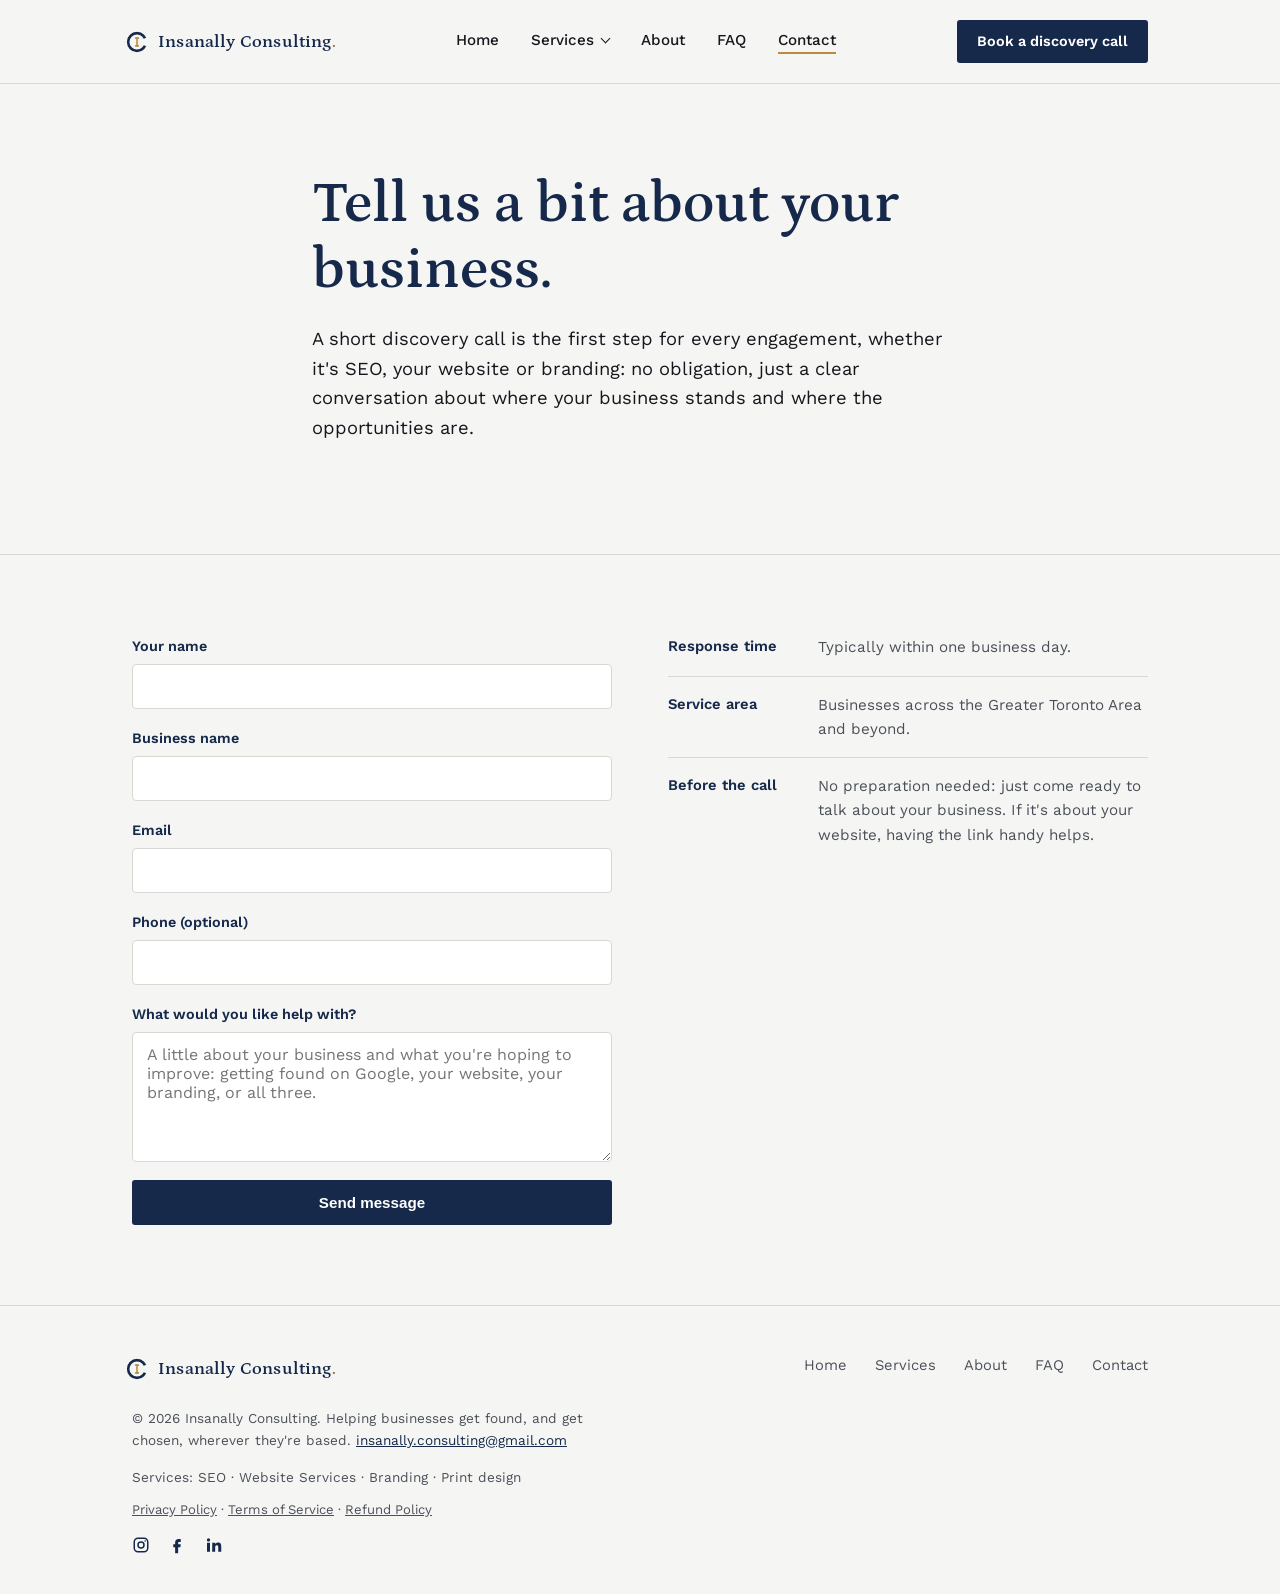
<file: contact.html>
<!DOCTYPE html>
<html lang="en">
<head>
<!-- Google tag (gtag.js) -->
<script async src="https://www.googletagmanager.com/gtag/js?id=G-95DKKEPVF5"></script>
<script>
  window.dataLayer = window.dataLayer || [];
  function gtag(){dataLayer.push(arguments);}
  gtag('js', new Date());

  gtag('config', 'G-95DKKEPVF5');
</script>

<meta charset="UTF-8">
<meta name="viewport" content="width=device-width, initial-scale=1.0">
<title>Book a Discovery Call | Insanally Consulting</title>
<meta name="description" content="Book a discovery call with Insanally Consulting to talk about SEO, your website or branding for your business, in the GTA or beyond.">
<link rel="canonical" href="https://www.insanallyconsulting.com/contact">
<meta name="robots" content="index, follow">
<meta property="og:type" content="website">
<meta property="og:site_name" content="Insanally Consulting">
<meta property="og:title" content="Book a Discovery Call | Insanally Consulting">
<meta property="og:description" content="Book a discovery call with Insanally Consulting to talk about SEO, your website or branding for your business, in the GTA or beyond.">
<meta property="og:url" content="https://www.insanallyconsulting.com/contact">
<meta property="og:image" content="https://www.insanallyconsulting.com/og-image.png">
<meta name="twitter:card" content="summary_large_image">
<meta name="twitter:title" content="Book a Discovery Call | Insanally Consulting">
<meta name="twitter:description" content="Talk about SEO, your website or branding for your business, wherever it's based.">
<meta name="twitter:image" content="https://www.insanallyconsulting.com/og-image.png">
<link rel="icon" href="favicon.svg" type="image/svg+xml">
<link rel="stylesheet" href="styles.css?v=20261128">
</head>
<body>

<header class="site">
  <div class="nav">
    <a href="/" class="brand"><span class="brand-mark" aria-hidden="true"><svg viewBox="0 0 100 100" width="26" height="26"><defs><mask id="rg-contact1"><rect width="100" height="100" fill="white"/><polygon points="50,50 91,31 91,69" fill="black"/></mask></defs><circle cx="50" cy="50" r="34" fill="none" stroke="#16294B" stroke-width="10" mask="url(#rg-contact1)"/><rect x="42" y="32" width="16" height="6" fill="#B98B3E"/><rect x="47" y="32" width="6" height="36" fill="#B98B3E"/><rect x="42" y="62" width="16" height="6" fill="#B98B3E"/></svg></span>Insanally Consulting<span>.</span></a>
    <ul class="nav-links" id="nav-links">
      <li><a href="/">Home</a></li>
      <li class="has-sub"><button type="button" class="sub-toggle" aria-expanded="false" aria-controls="sub-services">Services</button><ul class="sub-menu" id="sub-services"><li><a href="/services">All services</a></li><li><a href="/seo">SEO <span class="sub-note">(Search Engine Optimization)</span></a></li><li><a href="/website-services">Website Services</a></li><li><a href="/branding">Branding</a></li><li><a href="/print-design">Print design</a></li></ul></li>
      <li><a href="/about">About</a></li>
      <li><a href="/faq">FAQ</a></li>
      <li><a href="/contact" aria-current="page">Contact</a></li>
    </ul>
    <a href="/contact" class="nav-cta">Book a discovery call</a>
    <button class="nav-toggle" id="nav-toggle" aria-expanded="false" aria-controls="nav-links" aria-label="Open menu">
      <span></span><span></span><span></span>
    </button>
  </div>
</header>

<section class="hero about-hero">
  <div class="wrap">
    <div class="hero-copy">
      <h1>Tell us a bit about your business.</h1>
      <p class="lede">A short discovery call is the first step for every engagement, whether it's SEO, your website or branding: no obligation, just a clear conversation about where your business stands and where the opportunities are.</p>
    </div>
  </div>
</section>

<section>
  <div class="wrap">
    <div class="contact-layout">

      <form class="contact-form" id="contact-form" action="https://api.web3forms.com/submit" method="POST">
        <input type="hidden" name="access_key" value="e18fef1e-8642-4220-8943-3c7049623629">
        <input type="hidden" name="subject" value="New inquiry from insanallyconsulting.com">
        <input type="checkbox" name="botcheck" class="hidden-field" style="display:none">
        <div class="field">
          <label for="name">Your name</label>
          <input type="text" id="name" name="name" autocomplete="name" required>
        </div>
        <div class="field">
          <label for="business">Business name</label>
          <input type="text" id="business" name="business" autocomplete="organization" required>
        </div>
        <div class="field">
          <label for="email">Email</label>
          <input type="email" id="email" name="email" autocomplete="email" required>
        </div>
        <div class="field">
          <label for="phone">Phone (optional)</label>
          <input type="tel" id="phone" name="phone" autocomplete="tel">
        </div>
        <div class="field">
          <label for="message">What would you like help with?</label>
          <textarea id="message" name="message" required placeholder="A little about your business and what you're hoping to improve: getting found on Google, your website, your branding, or all three."></textarea>
        </div>
        <button type="submit" class="btn btn-primary" id="contact-submit">Send message</button>
        <p class="form-success" id="form-success" role="status">Thanks for reaching out. Your message is on its way, and I typically respond within one business day.</p>
        <p class="form-error" id="form-error" role="alert">Something went wrong sending your message. Please try again, or email <a href="mailto:insanally.consulting@gmail.com">insanally.consulting@gmail.com</a> directly.</p>
      </form>

      <div class="contact-info">
        <dl class="info-specs">
          <div class="spec">
            <dt>Response time</dt>
            <dd>Typically within one business day.</dd>
          </div>
          <div class="spec">
            <dt>Service area</dt>
            <dd>Businesses across the Greater Toronto Area and beyond.</dd>
          </div>
          <div class="spec">
            <dt>Before the call</dt>
            <dd>No preparation needed: just come ready to talk about your business. If it's about your website, having the link handy helps.</dd>
          </div>
        </dl>
      </div>

    </div>
  </div>
</section>

<footer class="site">
  <div class="wrap">
    <div class="footer-grid">
      <a href="/" class="brand"><span class="brand-mark" aria-hidden="true"><svg viewBox="0 0 100 100" width="26" height="26"><defs><mask id="rg-contact2"><rect width="100" height="100" fill="white"/><polygon points="50,50 91,31 91,69" fill="black"/></mask></defs><circle cx="50" cy="50" r="34" fill="none" stroke="#16294B" stroke-width="10" mask="url(#rg-contact2)"/><rect x="42" y="32" width="16" height="6" fill="#B98B3E"/><rect x="47" y="32" width="6" height="36" fill="#B98B3E"/><rect x="42" y="62" width="16" height="6" fill="#B98B3E"/></svg></span>Insanally Consulting<span>.</span></a>
      <nav>
        <a href="/">Home</a>
        <a href="/services">Services</a>
        <a href="/about">About</a>
        <a href="/faq">FAQ</a>
        <a href="/contact">Contact</a>
      </nav>
    </div>
    <p class="footer-note">© 2026 Insanally Consulting. Helping businesses get found, and get chosen, wherever they're based. <a href="mailto:insanally.consulting@gmail.com">insanally.consulting@gmail.com</a></p>
    <p class="footer-services">Services: <a href="/seo">SEO</a> · <a href="/website-services">Website Services</a> · <a href="/branding">Branding</a> · <a href="/print-design">Print design</a></p>
    <p class="footer-legal"><a href="/privacy">Privacy Policy</a> · <a href="/terms">Terms of Service</a> · <a href="/refund-policy">Refund Policy</a></p>
    <p class="footer-social" style="display: flex; gap: 18px; align-items: center; margin: 16px 0 0;"><a href="https://www.instagram.com/insanallyconsulting" target="_blank" rel="noopener" aria-label="Insanally Consulting on Instagram" style="color: var(--navy); display: inline-flex;"><svg viewBox="0 0 24 24" width="18" height="18" fill="none" stroke="currentColor" stroke-width="2"><rect x="3" y="3" width="18" height="18" rx="5"/><circle cx="12" cy="12" r="4"/><circle cx="17.5" cy="6.5" r="1" fill="currentColor" stroke="none"/></svg></a><a href="https://www.facebook.com/profile.php?id=61596483255152" target="_blank" rel="noopener" aria-label="Insanally Consulting on Facebook" style="color: var(--navy); display: inline-flex;"><svg viewBox="0 0 24 24" width="18" height="18" fill="currentColor"><path d="M14 8h3V4h-3c-2.8 0-4.5 1.8-4.5 4.6V11H7v4h2.5v8h4v-8h3l.5-4h-3.5V9c0-.6.4-1 1-1z"/></svg></a><a href="https://www.linkedin.com/company/insanally-consulting" target="_blank" rel="noopener" aria-label="Insanally Consulting on LinkedIn" style="color: var(--navy); display: inline-flex;"><svg viewBox="0 0 24 24" width="18" height="18" fill="currentColor"><path d="M4 9h4v12H4zM6 3a2.2 2.2 0 1 1 0 4.4A2.2 2.2 0 0 1 6 3zm5 6h3.8v1.7h.1c.5-1 1.8-2 3.7-2 4 0 4.4 2.6 4.4 6V21h-4v-5.6c0-1.4 0-3.1-1.9-3.1s-2.2 1.5-2.2 3V21h-4z"/></svg></a></p>
    </div>
</footer>

<script src="nav.js?v=20261128"></script>
<script>
document.addEventListener('DOMContentLoaded', function () {
  var form = document.getElementById('contact-form');
  var successEl = document.getElementById('form-success');
  var errorEl = document.getElementById('form-error');
  var submitBtn = document.getElementById('contact-submit');
  if (!form) return;

  form.addEventListener('submit', function (e) {
    e.preventDefault();
    successEl.style.display = 'none';
    errorEl.style.display = 'none';
    submitBtn.disabled = true;
    submitBtn.textContent = 'Sending…';

    var formData = new FormData(form);

    fetch(form.action, {
      method: 'POST',
      body: formData,
      headers: { 'Accept': 'application/json' }
    })
      .then(function (response) { return response.json(); })
      .then(function (data) {
        if (data.success) {
          form.reset();
          form.querySelectorAll('.field, #contact-submit').forEach(function (el) { el.style.display = 'none'; });
          successEl.style.display = 'block';
        } else {
          submitBtn.disabled = false;
          submitBtn.textContent = 'Send message';
          errorEl.style.display = 'block';
        }
      })
      .catch(function () {
        submitBtn.disabled = false;
        submitBtn.textContent = 'Send message';
        errorEl.style.display = 'block';
      });
  });
});
</script>
</body>
</html>
</file>
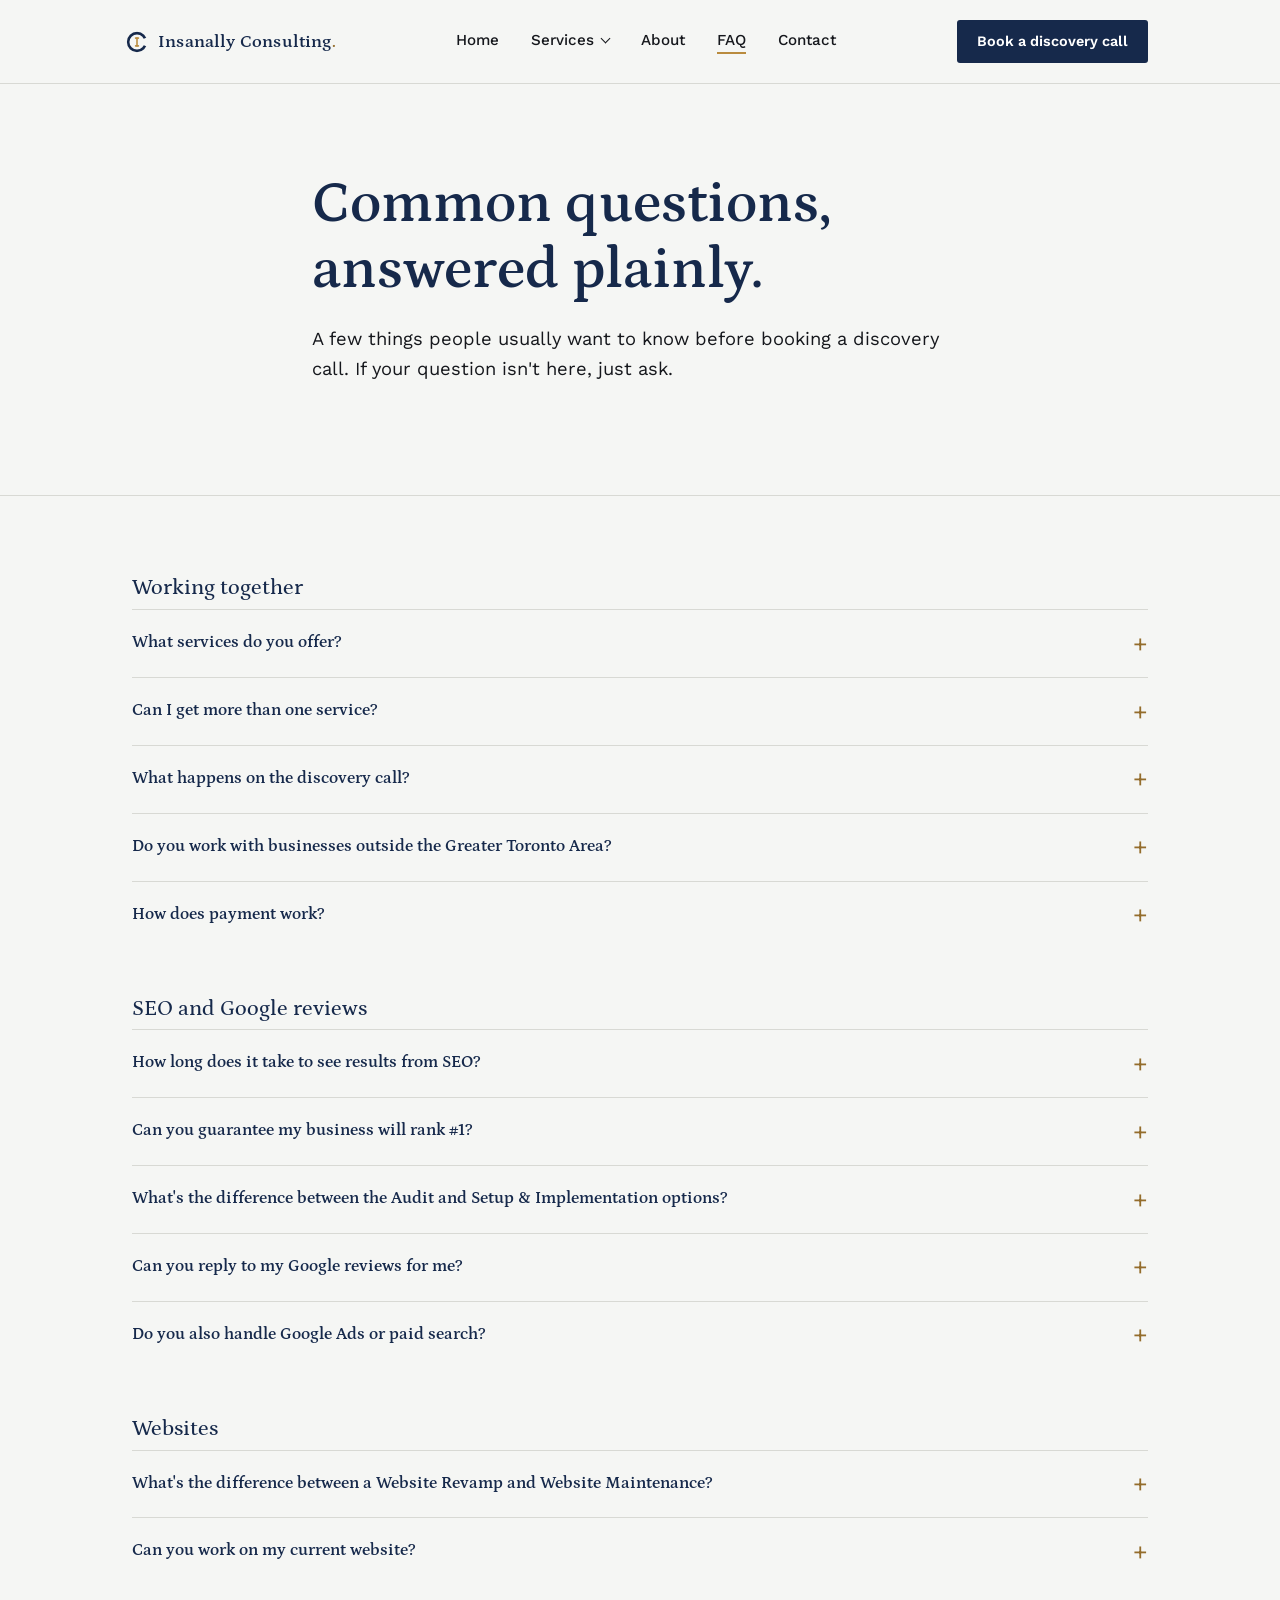
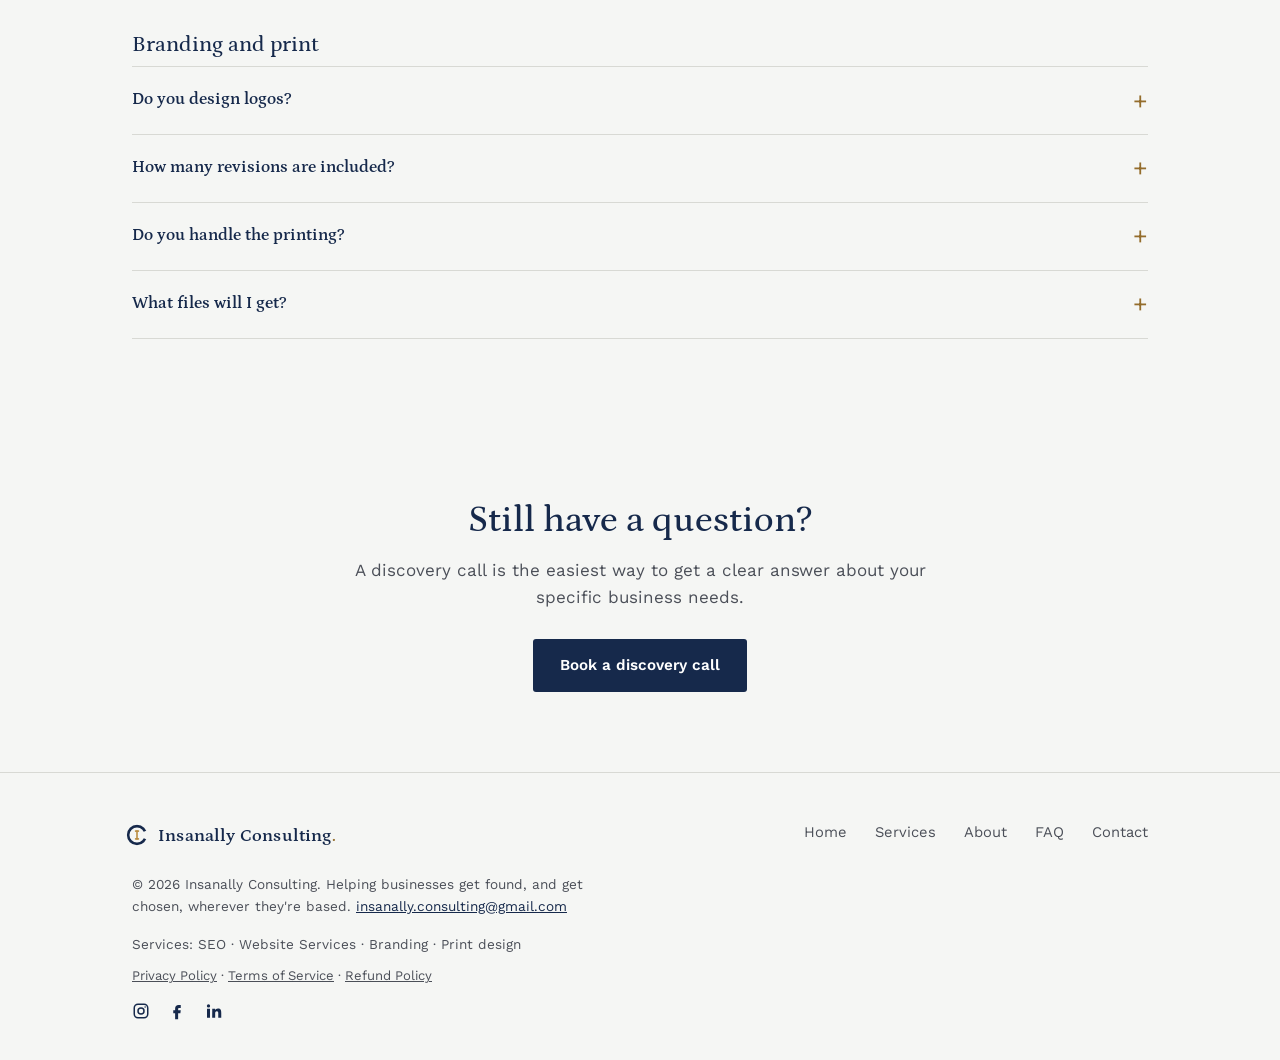
<file: faq.html>
<!DOCTYPE html>
<html lang="en">
<head>
<!-- Google tag (gtag.js) -->
<script async src="https://www.googletagmanager.com/gtag/js?id=G-95DKKEPVF5"></script>
<script>
  window.dataLayer = window.dataLayer || [];
  function gtag(){dataLayer.push(arguments);}
  gtag('js', new Date());

  gtag('config', 'G-95DKKEPVF5');
</script>

<meta charset="UTF-8">
<meta name="viewport" content="width=device-width, initial-scale=1.0">
<title>FAQ | Insanally Consulting</title>
<meta name="description" content="Common questions about working with Insanally Consulting: SEO, Google review replies, branding and print design, timelines, payment and how it works.">
<link rel="canonical" href="https://www.insanallyconsulting.com/faq">
<meta name="robots" content="index, follow">
<meta property="og:type" content="website">
<meta property="og:site_name" content="Insanally Consulting">
<meta property="og:title" content="FAQ | Insanally Consulting">
<meta property="og:description" content="Common questions about working with Insanally Consulting: SEO, Google review replies, branding and print design, timelines, payment and how it works.">
<meta property="og:url" content="https://www.insanallyconsulting.com/faq">
<meta property="og:image" content="https://www.insanallyconsulting.com/og-image.png">
<meta name="twitter:card" content="summary_large_image">
<meta name="twitter:title" content="FAQ | Insanally Consulting">
<meta name="twitter:description" content="Common questions about working with Insanally Consulting.">
<meta name="twitter:image" content="https://www.insanallyconsulting.com/og-image.png">
<link rel="icon" href="favicon.svg" type="image/svg+xml">
<link rel="stylesheet" href="styles.css?v=20261128">
<script type="application/ld+json">
{
  "@context": "https://schema.org",
  "@type": "FAQPage",
  "mainEntity": [
    {
      "@type": "Question",
      "name": "What services do you offer?",
      "acceptedAnswer": {
        "@type": "Answer",
        "text": "Three kinds of work that go together. SEO helps customers find you: audits, website and Google Business Profile fixes, monthly SEO, and replies to your Google reviews. Website Services keep your site looking current: website revamps, plus maintenance check-ups every 6 months. Branding and print help customers choose you: brand kits, business cards, banners and signage, and flyers and menus. See all services."
      }
    },
    {
      "@type": "Question",
      "name": "Can I get more than one service?",
      "acceptedAnswer": {
        "@type": "Answer",
        "text": "Yes. Many businesses need more than one, and doing them together means your search presence, your website and your brand match everywhere customers find you. You can also start with one and add others later."
      }
    },
    {
      "@type": "Question",
      "name": "What happens on the discovery call?",
      "acceptedAnswer": {
        "@type": "Answer",
        "text": "We talk through your business, your customers, and what \"more business\" would actually look like for you. No preparation needed on your end."
      }
    },
    {
      "@type": "Question",
      "name": "Do you work with businesses outside the Greater Toronto Area?",
      "acceptedAnswer": {
        "@type": "Answer",
        "text": "The practice is based in the GTA, but the work isn't limited to it. If your business is elsewhere, reach out: the same approach applies wherever your customers are."
      }
    },
    {
      "@type": "Question",
      "name": "How does payment work?",
      "acceptedAnswer": {
        "@type": "Answer",
        "text": "Payment is by Interac e-Transfer. Pricing and payment terms are set out in your proposal and agreement before any work begins. See the refund policy for details."
      }
    },
    {
      "@type": "Question",
      "name": "How long does it take to see results from SEO?",
      "acceptedAnswer": {
        "@type": "Answer",
        "text": "Local SEO is a gradual process. Most businesses start seeing meaningful movement over a few months of consistent work, not days. That's part of why the Monthly SEO option exists: sustained effort is what actually moves rankings."
      }
    },
    {
      "@type": "Question",
      "name": "Can you guarantee my business will rank #1?",
      "acceptedAnswer": {
        "@type": "Answer",
        "text": "No one can honestly guarantee specific rankings. What you get instead is a strategy built on real data and consistent execution, with clear reporting on what's changing and why."
      }
    },
    {
      "@type": "Question",
      "name": "What's the difference between the Audit and Setup & Implementation options?",
      "acceptedAnswer": {
        "@type": "Answer",
        "text": "The Audit gives you a full review and prioritized recommendations you can act on yourself or hand off to someone else. Setup & Implementation includes everything in the Audit, plus the fixes and optimizations actually put in place directly. More on the SEO page."
      }
    },
    {
      "@type": "Question",
      "name": "Can you reply to my Google reviews for me?",
      "acceptedAnswer": {
        "@type": "Answer",
        "text": "Yes. Review Management covers replies to new Google reviews, written in your voice and checked several times a week. You approve any reply to a negative review before it is posted. It is available on its own or with any Monthly SEO level."
      }
    },
    {
      "@type": "Question",
      "name": "Do you also handle Google Ads or paid search?",
      "acceptedAnswer": {
        "@type": "Answer",
        "text": "Not currently. This practice focuses on SEO, websites and branding. Paid search and organic search do different jobs, and the two can actually complement each other well if you're already running ads elsewhere."
      }
    },
    {
      "@type": "Question",
      "name": "What's the difference between a Website Revamp and Website Maintenance?",
      "acceptedAnswer": {
        "@type": "Answer",
        "text": "A Website Revamp is a one-time project that gives your site a complete new look, a cleaner layout and refreshed content. Website Maintenance is a check-up every 6 months that keeps your site accurate, tidy and working: updated information, clean-up and fixes. Many businesses start with a revamp and then keep the site current with maintenance, but each service works on its own."
      }
    },
    {
      "@type": "Question",
      "name": "Can you work on my current website?",
      "acceptedAnswer": {
        "@type": "Answer",
        "text": "Most likely. I work with most common website platforms, and we'll confirm yours on the discovery call. I'll just need access to your site to make the changes."
      }
    },
    {
      "@type": "Question",
      "name": "Do you design logos?",
      "acceptedAnswer": {
        "@type": "Answer",
        "text": "Your existing logo can be refined and set up properly as part of a brand kit. Designing a logo from scratch is quoted separately."
      }
    },
    {
      "@type": "Question",
      "name": "How many revisions are included?",
      "acceptedAnswer": {
        "@type": "Answer",
        "text": "Each design service includes 2 rounds of revisions."
      }
    },
    {
      "@type": "Question",
      "name": "Do you handle the printing?",
      "acceptedAnswer": {
        "@type": "Answer",
        "text": "I design the files and set them up so they are ready to print. You can send them to any print shop or online printer, and I can recommend one if you need it. See print design."
      }
    },
    {
      "@type": "Question",
      "name": "What files will I get?",
      "acceptedAnswer": {
        "@type": "Answer",
        "text": "Print-ready PDFs with the correct size, bleed and colour settings, plus image versions for sharing online and on social media."
      }
    }
  ]
}
</script>
</head>
<body>

<header class="site">
  <div class="nav">
    <a href="/" class="brand"><span class="brand-mark" aria-hidden="true"><svg viewBox="0 0 100 100" width="26" height="26"><defs><mask id="rg-faq1"><rect width="100" height="100" fill="white"/><polygon points="50,50 91,31 91,69" fill="black"/></mask></defs><circle cx="50" cy="50" r="34" fill="none" stroke="#16294B" stroke-width="10" mask="url(#rg-faq1)"/><rect x="42" y="32" width="16" height="6" fill="#B98B3E"/><rect x="47" y="32" width="6" height="36" fill="#B98B3E"/><rect x="42" y="62" width="16" height="6" fill="#B98B3E"/></svg></span>Insanally Consulting<span>.</span></a>
    <ul class="nav-links" id="nav-links">
      <li><a href="/">Home</a></li>
      <li class="has-sub"><button type="button" class="sub-toggle" aria-expanded="false" aria-controls="sub-services">Services</button><ul class="sub-menu" id="sub-services"><li><a href="/services">All services</a></li><li><a href="/seo">SEO <span class="sub-note">(Search Engine Optimization)</span></a></li><li><a href="/website-services">Website Services</a></li><li><a href="/branding">Branding</a></li><li><a href="/print-design">Print design</a></li></ul></li>
      <li><a href="/about">About</a></li>
      <li><a href="/faq" aria-current="page">FAQ</a></li>
      <li><a href="/contact">Contact</a></li>
    </ul>
    <a href="/contact" class="nav-cta">Book a discovery call</a>
    <button class="nav-toggle" id="nav-toggle" aria-expanded="false" aria-controls="nav-links" aria-label="Open menu">
      <span></span><span></span><span></span>
    </button>
  </div>
</header>

<section class="hero about-hero">
  <div class="wrap">
    <div class="hero-copy">
      <h1>Common questions, answered plainly.</h1>
      <p class="lede">A few things people usually want to know before booking a discovery call. If your question isn't here, just ask.</p>
    </div>
  </div>
</section>

<section>
  <div class="wrap">
    <div class="faq-list">
      <h2 class="faq-group">Working together</h2>
      <details class="faq-item">
        <summary>What services do you offer?</summary>
        <p>Three kinds of work that go together. SEO helps customers find you: audits, website and Google Business Profile fixes, monthly SEO, and replies to your Google reviews. Website Services keep your site looking current: website revamps, plus maintenance check-ups every 6 months. Branding and print help customers choose you: brand kits, business cards, banners and signage, and flyers and menus. See all <a href="/services">services</a>.</p>
      </details>
      <details class="faq-item">
        <summary>Can I get more than one service?</summary>
        <p>Yes. Many businesses need more than one, and doing them together means your search presence, your website and your brand match everywhere customers find you. You can also start with one and add others later.</p>
      </details>
      <details class="faq-item">
        <summary>What happens on the discovery call?</summary>
        <p>We talk through your business, your customers, and what "more business" would actually look like for you. No preparation needed on your end.</p>
      </details>
      <details class="faq-item">
        <summary>Do you work with businesses outside the Greater Toronto Area?</summary>
        <p>The practice is based in the GTA, but the work isn't limited to it. If your business is elsewhere, reach out: the same approach applies wherever your customers are.</p>
      </details>
      <details class="faq-item">
        <summary>How does payment work?</summary>
        <p>Payment is by Interac e-Transfer. Pricing and payment terms are set out in your proposal and agreement before any work begins. See the <a href="/refund-policy">refund policy</a> for details.</p>
      </details>
      <h2 class="faq-group">SEO and Google reviews</h2>
      <details class="faq-item">
        <summary>How long does it take to see results from SEO?</summary>
        <p>Local SEO is a gradual process. Most businesses start seeing meaningful movement over a few months of consistent work, not days. That's part of why the Monthly SEO option exists: sustained effort is what actually moves rankings.</p>
      </details>
      <details class="faq-item">
        <summary>Can you guarantee my business will rank #1?</summary>
        <p>No one can honestly guarantee specific rankings. What you get instead is a strategy built on real data and consistent execution, with clear reporting on what's changing and why.</p>
      </details>
      <details class="faq-item">
        <summary>What's the difference between the Audit and Setup &amp; Implementation options?</summary>
        <p>The Audit gives you a full review and prioritized recommendations you can act on yourself or hand off to someone else. Setup & Implementation includes everything in the Audit, plus the fixes and optimizations actually put in place directly. More on the <a href="/seo">SEO page</a>.</p>
      </details>
      <details class="faq-item">
        <summary>Can you reply to my Google reviews for me?</summary>
        <p>Yes. Review Management covers replies to new Google reviews, written in your voice and checked several times a week. You approve any reply to a negative review before it is posted. It is available on its own or with any Monthly SEO level.</p>
      </details>
      <details class="faq-item">
        <summary>Do you also handle Google Ads or paid search?</summary>
        <p>Not currently. This practice focuses on SEO, websites and branding. Paid search and organic search do different jobs, and the two can actually complement each other well if you're already running ads elsewhere.</p>
      </details>
      <h2 class="faq-group">Websites</h2>
      <details class="faq-item">
        <summary>What's the difference between a Website Revamp and Website Maintenance?</summary>
        <p>A Website Revamp is a one-time project that gives your site a complete new look, a cleaner layout and refreshed content. Website Maintenance is a check-up every 6 months that keeps your site accurate, tidy and working: updated information, clean-up and fixes. Many businesses start with a revamp and then keep the site current with maintenance, but each service works on its own. See <a href="/website-services">website services</a>.</p>
      </details>
      <details class="faq-item">
        <summary>Can you work on my current website?</summary>
        <p>Most likely. I work with most common website platforms, and we'll confirm yours on the discovery call. I'll just need access to your site to make the changes.</p>
      </details>
      <h2 class="faq-group">Branding and print</h2>
      <details class="faq-item">
        <summary>Do you design logos?</summary>
        <p>Your existing logo can be refined and set up properly as part of a <a href="/branding">brand kit</a>. Designing a logo from scratch is quoted separately.</p>
      </details>
      <details class="faq-item">
        <summary>How many revisions are included?</summary>
        <p>Each design service includes 2 rounds of revisions.</p>
      </details>
      <details class="faq-item">
        <summary>Do you handle the printing?</summary>
        <p>I design the files and set them up so they are ready to print. You can send them to any print shop or online printer, and I can recommend one if you need it. See <a href="/print-design">print design</a>.</p>
      </details>
      <details class="faq-item">
        <summary>What files will I get?</summary>
        <p>Print-ready PDFs with the correct size, bleed and colour settings, plus image versions for sharing online and on social media.</p>
      </details>
    </div>
  </div>
</section>

<section style="text-align:center;">
  <div class="wrap" style="max-width:640px;">
    <h2>Still have a question?</h2>
    <p style="margin:16px auto 28px;">A discovery call is the easiest way to get a clear answer about your specific business needs.</p>
    <a href="/contact" class="btn btn-primary">Book a discovery call</a>
  </div>
</section>

<footer class="site">
  <div class="wrap">
    <div class="footer-grid">
      <a href="/" class="brand"><span class="brand-mark" aria-hidden="true"><svg viewBox="0 0 100 100" width="26" height="26"><defs><mask id="rg-faq2"><rect width="100" height="100" fill="white"/><polygon points="50,50 91,31 91,69" fill="black"/></mask></defs><circle cx="50" cy="50" r="34" fill="none" stroke="#16294B" stroke-width="10" mask="url(#rg-faq2)"/><rect x="42" y="32" width="16" height="6" fill="#B98B3E"/><rect x="47" y="32" width="6" height="36" fill="#B98B3E"/><rect x="42" y="62" width="16" height="6" fill="#B98B3E"/></svg></span>Insanally Consulting<span>.</span></a>
      <nav>
        <a href="/">Home</a>
        <a href="/services">Services</a>
        <a href="/about">About</a>
        <a href="/faq">FAQ</a>
        <a href="/contact">Contact</a>
      </nav>
    </div>
    <p class="footer-note">© 2026 Insanally Consulting. Helping businesses get found, and get chosen, wherever they're based. <a href="mailto:insanally.consulting@gmail.com">insanally.consulting@gmail.com</a></p>
    <p class="footer-services">Services: <a href="/seo">SEO</a> · <a href="/website-services">Website Services</a> · <a href="/branding">Branding</a> · <a href="/print-design">Print design</a></p>
    <p class="footer-legal"><a href="/privacy">Privacy Policy</a> · <a href="/terms">Terms of Service</a> · <a href="/refund-policy">Refund Policy</a></p>
    <p class="footer-social" style="display: flex; gap: 18px; align-items: center; margin: 16px 0 0;"><a href="https://www.instagram.com/insanallyconsulting" target="_blank" rel="noopener" aria-label="Insanally Consulting on Instagram" style="color: var(--navy); display: inline-flex;"><svg viewBox="0 0 24 24" width="18" height="18" fill="none" stroke="currentColor" stroke-width="2"><rect x="3" y="3" width="18" height="18" rx="5"/><circle cx="12" cy="12" r="4"/><circle cx="17.5" cy="6.5" r="1" fill="currentColor" stroke="none"/></svg></a><a href="https://www.facebook.com/profile.php?id=61596483255152" target="_blank" rel="noopener" aria-label="Insanally Consulting on Facebook" style="color: var(--navy); display: inline-flex;"><svg viewBox="0 0 24 24" width="18" height="18" fill="currentColor"><path d="M14 8h3V4h-3c-2.8 0-4.5 1.8-4.5 4.6V11H7v4h2.5v8h4v-8h3l.5-4h-3.5V9c0-.6.4-1 1-1z"/></svg></a><a href="https://www.linkedin.com/company/insanally-consulting" target="_blank" rel="noopener" aria-label="Insanally Consulting on LinkedIn" style="color: var(--navy); display: inline-flex;"><svg viewBox="0 0 24 24" width="18" height="18" fill="currentColor"><path d="M4 9h4v12H4zM6 3a2.2 2.2 0 1 1 0 4.4A2.2 2.2 0 0 1 6 3zm5 6h3.8v1.7h.1c.5-1 1.8-2 3.7-2 4 0 4.4 2.6 4.4 6V21h-4v-5.6c0-1.4 0-3.1-1.9-3.1s-2.2 1.5-2.2 3V21h-4z"/></svg></a></p>
    </div>
</footer>

<script src="nav.js?v=20261128"></script>
</body>
</html>
</file>
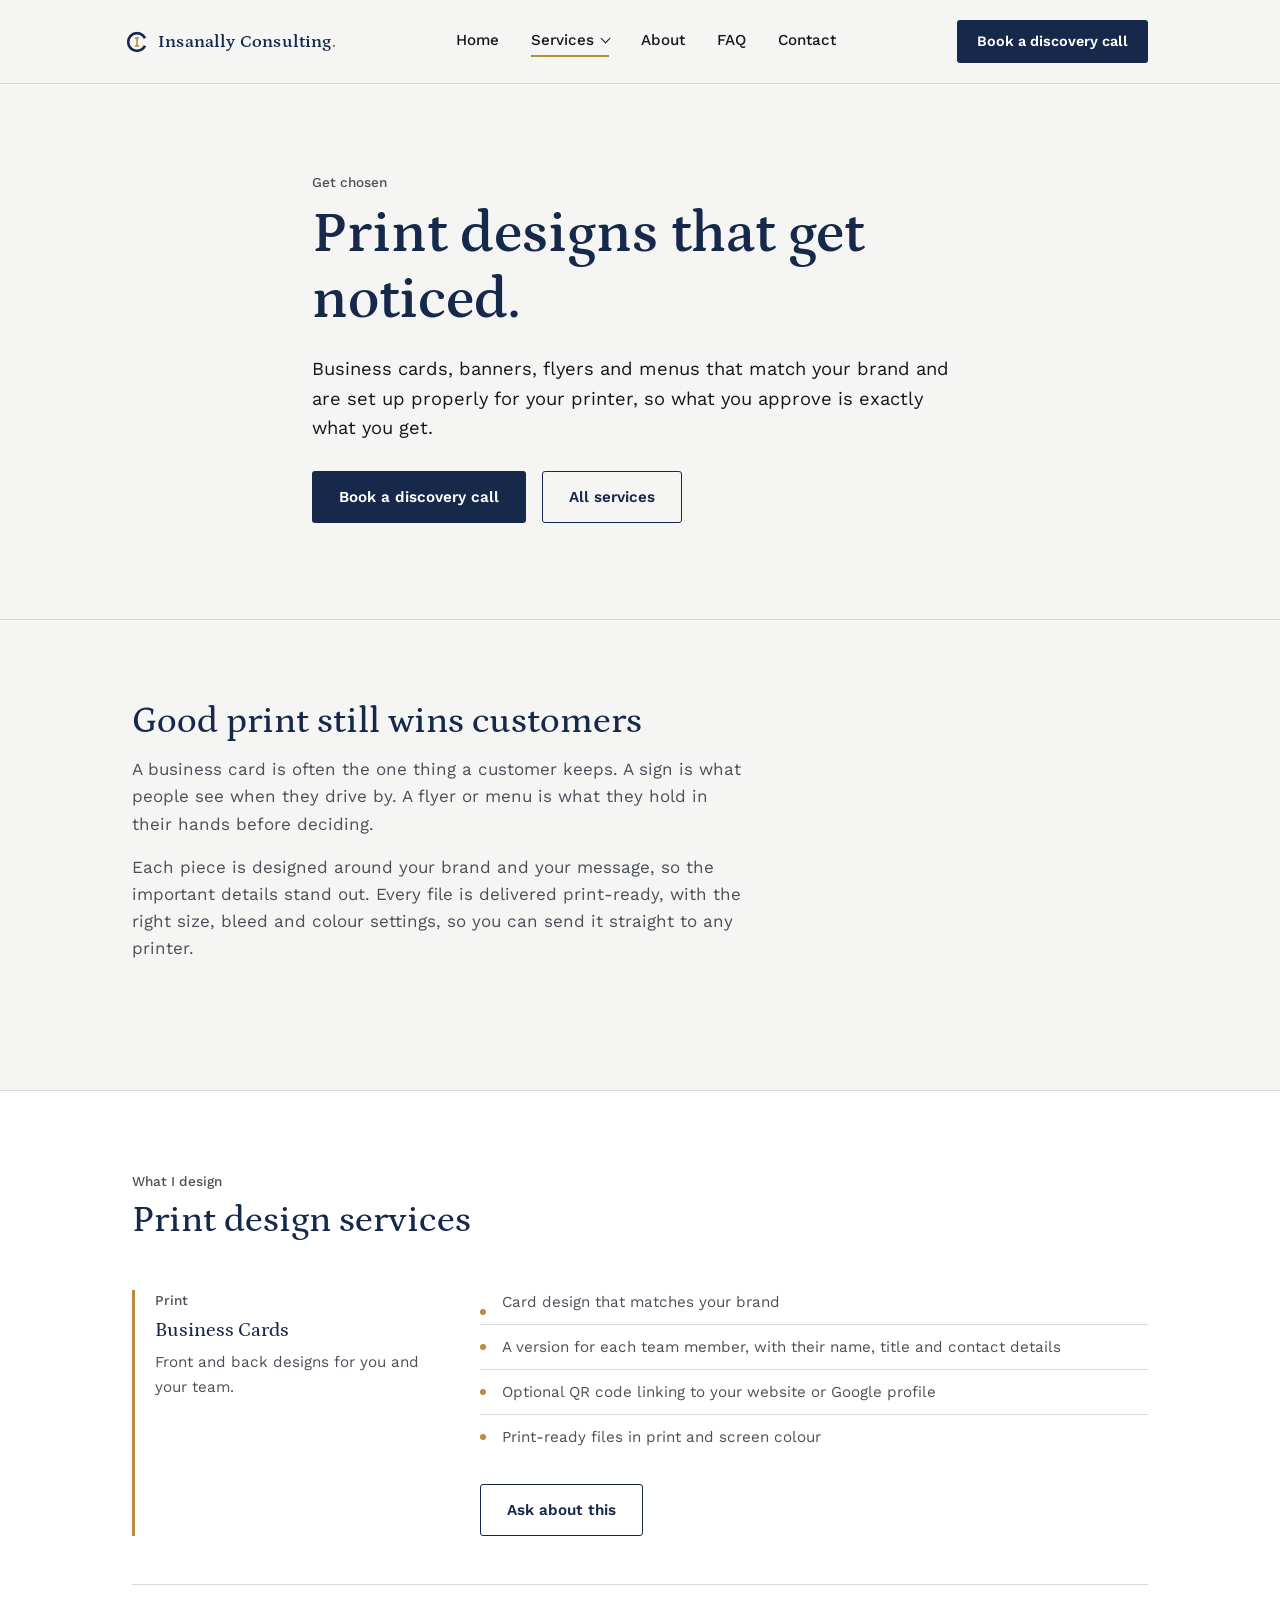
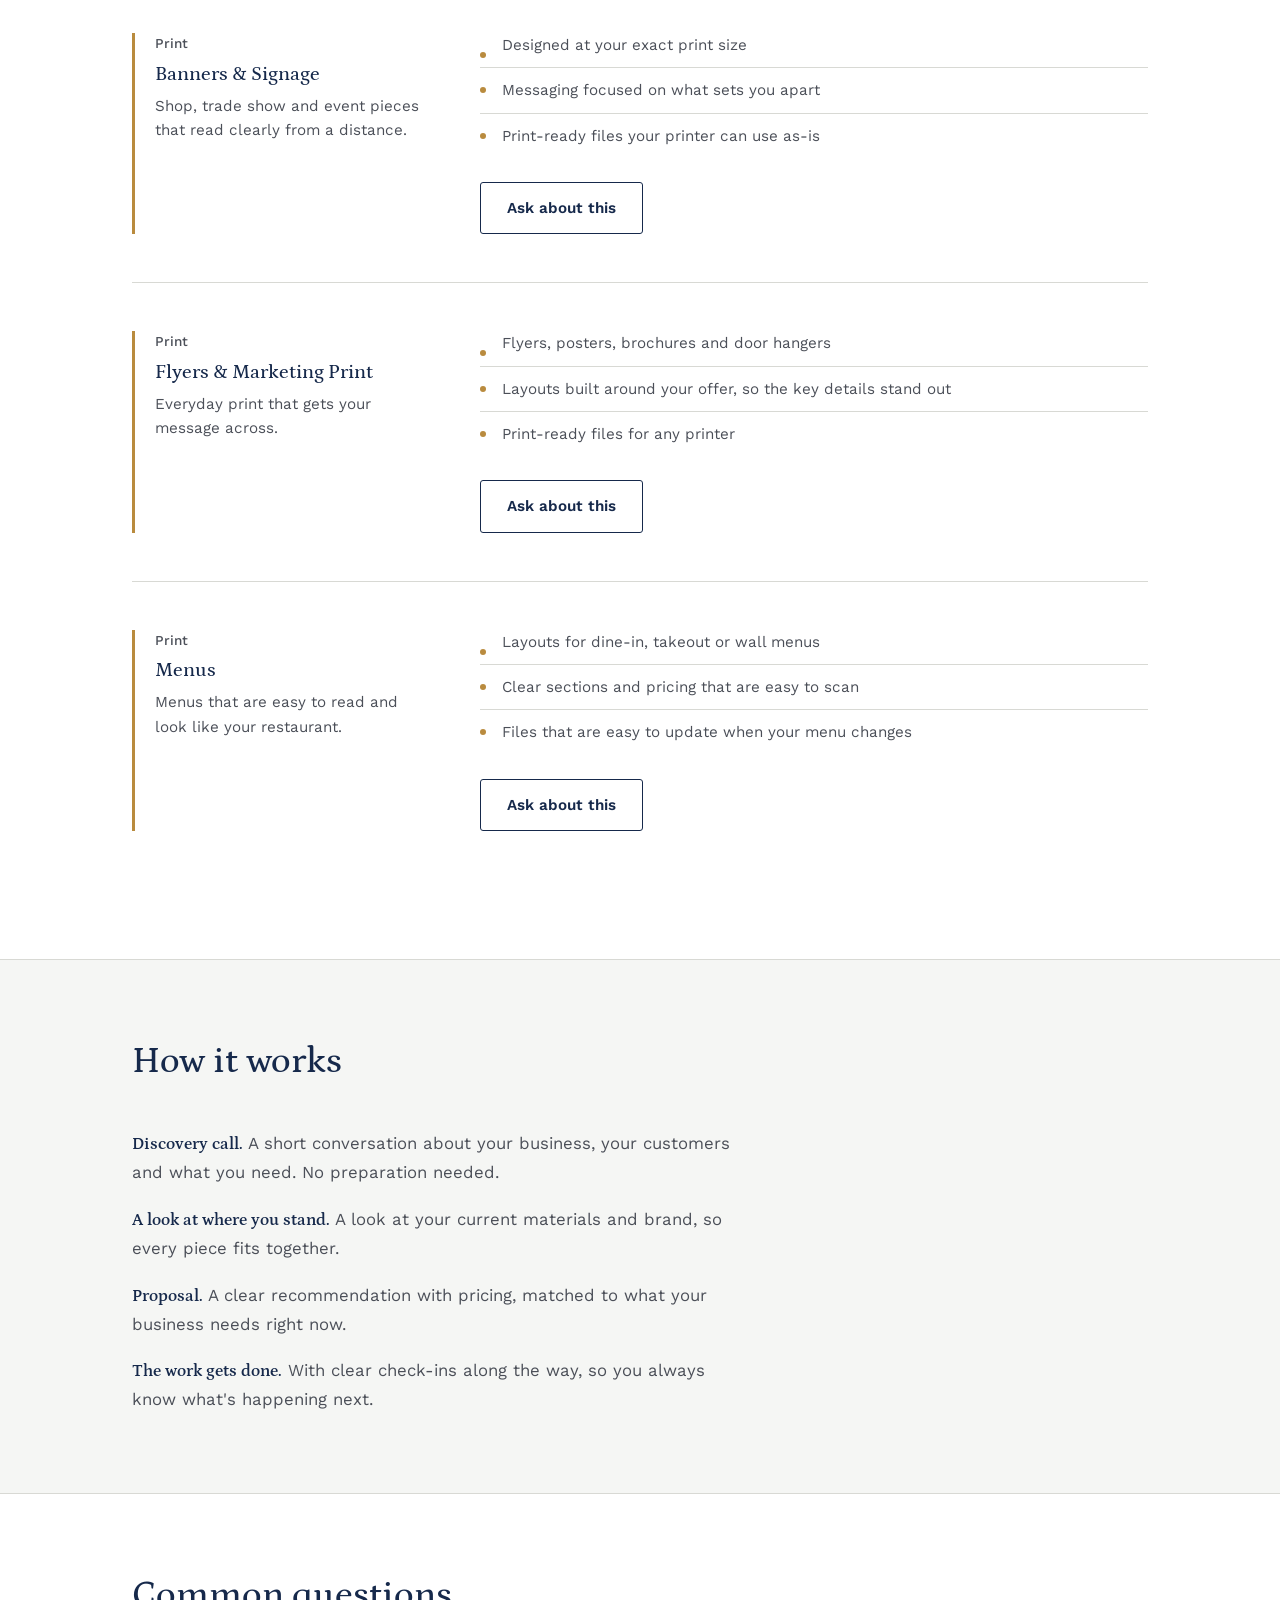
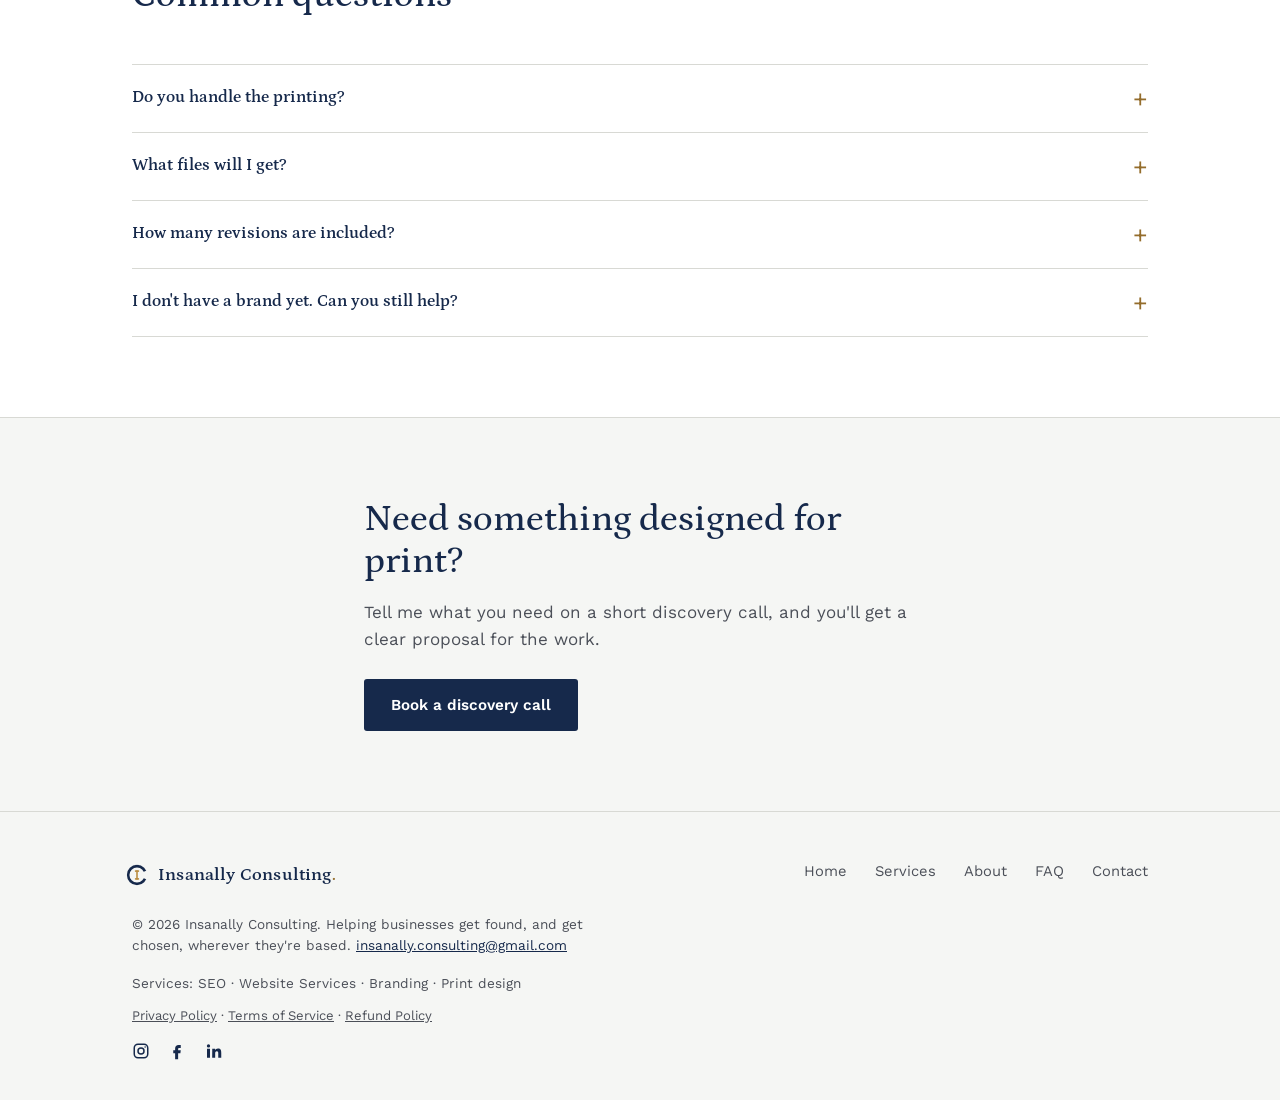
<file: print-design.html>
<!DOCTYPE html>
<html lang="en">
<head>
<!-- Google tag (gtag.js) -->
<script async src="https://www.googletagmanager.com/gtag/js?id=G-95DKKEPVF5"></script>
<script>
  window.dataLayer = window.dataLayer || [];
  function gtag(){dataLayer.push(arguments);}
  gtag('js', new Date());

  gtag('config', 'G-95DKKEPVF5');
</script>

<meta charset="UTF-8">
<meta name="viewport" content="width=device-width, initial-scale=1.0">
<title>Business Card, Flyer &amp; Banner Design in Markham | Insanally Consulting</title>
<meta name="description" content="Print-ready business cards, banners and signage, flyers and menus designed for your brand. Based in Markham, working with businesses across the GTA.">
<link rel="canonical" href="https://www.insanallyconsulting.com/print-design">
<meta name="robots" content="index, follow">
<meta property="og:type" content="website">
<meta property="og:site_name" content="Insanally Consulting">
<meta property="og:title" content="Business Card, Flyer &amp; Banner Design in Markham | Insanally Consulting">
<meta property="og:description" content="Print-ready business cards, banners and signage, flyers and menus designed for your brand. Based in Markham, working with businesses across the GTA.">
<meta property="og:url" content="https://www.insanallyconsulting.com/print-design">
<meta property="og:image" content="https://www.insanallyconsulting.com/og-image.png">
<meta name="twitter:card" content="summary_large_image">
<meta name="twitter:title" content="Print Design | Insanally Consulting">
<meta name="twitter:description" content="Print-ready business cards, banners and signage, flyers and menus designed for your brand. Based in Markham, working with businesses across the GTA.">
<meta name="twitter:image" content="https://www.insanallyconsulting.com/og-image.png">
<link rel="icon" href="favicon.svg" type="image/svg+xml">
<link rel="stylesheet" href="styles.css?v=20261128">
<script type="application/ld+json">
{
  "@context": "https://schema.org",
  "@type": "Service",
  "serviceType": "Graphic Design",
  "url": "https://www.insanallyconsulting.com/print-design",
  "provider": {
    "@type": "ProfessionalService",
    "name": "Insanally Consulting",
    "url": "https://www.insanallyconsulting.com/"
  },
  "areaServed": {
    "@type": "Place",
    "name": "Greater Toronto Area, Ontario, Canada"
  },
  "hasOfferCatalog": {
    "@type": "OfferCatalog",
    "name": "Graphic Design",
    "itemListElement": [
      {
        "@type": "Offer",
        "itemOffered": {
          "@type": "Service",
          "name": "Business Card Design"
        }
      },
      {
        "@type": "Offer",
        "itemOffered": {
          "@type": "Service",
          "name": "Banner and Signage Design"
        }
      },
      {
        "@type": "Offer",
        "itemOffered": {
          "@type": "Service",
          "name": "Flyer and Marketing Print Design"
        }
      },
      {
        "@type": "Offer",
        "itemOffered": {
          "@type": "Service",
          "name": "Menu Design"
        }
      }
    ]
  }
}
</script>
<script type="application/ld+json">
{
  "@context": "https://schema.org",
  "@type": "FAQPage",
  "mainEntity": [
    {
      "@type": "Question",
      "name": "Do you handle the printing?",
      "acceptedAnswer": {
        "@type": "Answer",
        "text": "I design the files and set them up so they are ready to print. You can send them to any print shop or online printer, and I can recommend one if you need it."
      }
    },
    {
      "@type": "Question",
      "name": "What files will I get?",
      "acceptedAnswer": {
        "@type": "Answer",
        "text": "Print-ready PDFs with the correct size, bleed and colour settings, plus image versions for sharing online."
      }
    },
    {
      "@type": "Question",
      "name": "How many revisions are included?",
      "acceptedAnswer": {
        "@type": "Answer",
        "text": "Each design service includes 2 rounds of revisions."
      }
    },
    {
      "@type": "Question",
      "name": "I don't have a brand yet. Can you still help?",
      "acceptedAnswer": {
        "@type": "Answer",
        "text": "Yes. Print pieces can be designed from your existing logo and colours, or alongside a brand kit so everything matches from the start."
      }
    }
  ]
}
</script>
</head>
<body>

<header class="site">
  <div class="nav">
    <a href="/" class="brand"><span class="brand-mark" aria-hidden="true"><svg viewBox="0 0 100 100" width="26" height="26"><defs><mask id="rg-print-design1"><rect width="100" height="100" fill="white"/><polygon points="50,50 91,31 91,69" fill="black"/></mask></defs><circle cx="50" cy="50" r="34" fill="none" stroke="#16294B" stroke-width="10" mask="url(#rg-print-design1)"/><rect x="42" y="32" width="16" height="6" fill="#B98B3E"/><rect x="47" y="32" width="6" height="36" fill="#B98B3E"/><rect x="42" y="62" width="16" height="6" fill="#B98B3E"/></svg></span>Insanally Consulting<span>.</span></a>
    <ul class="nav-links" id="nav-links">
      <li><a href="/">Home</a></li>
      <li class="has-sub"><button type="button" class="sub-toggle is-current" aria-expanded="false" aria-controls="sub-services">Services</button><ul class="sub-menu" id="sub-services"><li><a href="/services">All services</a></li><li><a href="/seo">SEO <span class="sub-note">(Search Engine Optimization)</span></a></li><li><a href="/website-services">Website Services</a></li><li><a href="/branding">Branding</a></li><li><a href="/print-design" aria-current="page">Print design</a></li></ul></li>
      <li><a href="/about">About</a></li>
      <li><a href="/faq">FAQ</a></li>
      <li><a href="/contact">Contact</a></li>
    </ul>
    <a href="/contact" class="nav-cta">Book a discovery call</a>
    <button class="nav-toggle" id="nav-toggle" aria-expanded="false" aria-controls="nav-links" aria-label="Open menu">
      <span></span><span></span><span></span>
    </button>
  </div>
</header>

<section class="hero about-hero">
  <div class="wrap">
    <div class="hero-copy">
      <span class="service-kind">Get chosen</span>
      <h1>Print designs that get noticed.</h1>
      <p class="lede">Business cards, banners, flyers and menus that match your brand and are set up properly for your printer, so what you approve is exactly what you get.</p>
      <div class="hero-actions">
        <a href="/contact" class="btn btn-primary">Book a discovery call</a>
        <a href="/services" class="btn btn-ghost">All services</a>
      </div>
    </div>
  </div>
</section>

<section>
  <div class="wrap">
    <div class="section-head">
      <h2>Good print still wins customers</h2>
      <p>A business card is often the one thing a customer keeps. A sign is what people see when they drive by. A flyer or menu is what they hold in their hands before deciding.</p>
      <p>Each piece is designed around your brand and your message, so the important details stand out. Every file is delivered print-ready, with the right size, bleed and colour settings, so you can send it straight to any printer.</p>
    </div>
  </div>
</section>

<section class="alt">
  <div class="wrap">
    <div class="section-head">
      <span class="service-kind">What I design</span>
      <h2>Print design services</h2>
    </div>
    <div class="service-list">

      <div class="service-row">
        <div class="service-label">
          <span class="service-kind">Print</span>
          <h3>Business Cards</h3>
          <p>Front and back designs for you and your team.</p>
        </div>
        <div class="service-detail">
          <ul>
            <li>Card design that matches your brand</li>
            <li>A version for each team member, with their name, title and contact details</li>
            <li>Optional QR code linking to your website or Google profile</li>
            <li>Print-ready files in print and screen colour</li>
          </ul>
          <a href="/contact" class="btn btn-ghost">Ask about this</a>
        </div>
      </div>

      <div class="service-row">
        <div class="service-label">
          <span class="service-kind">Print</span>
          <h3>Banners &amp; Signage</h3>
          <p>Shop, trade show and event pieces that read clearly from a distance.</p>
        </div>
        <div class="service-detail">
          <ul>
            <li>Designed at your exact print size</li>
            <li>Messaging focused on what sets you apart</li>
            <li>Print-ready files your printer can use as-is</li>
          </ul>
          <a href="/contact" class="btn btn-ghost">Ask about this</a>
        </div>
      </div>

      <div class="service-row">
        <div class="service-label">
          <span class="service-kind">Print</span>
          <h3>Flyers &amp; Marketing Print</h3>
          <p>Everyday print that gets your message across.</p>
        </div>
        <div class="service-detail">
          <ul>
            <li>Flyers, posters, brochures and door hangers</li>
            <li>Layouts built around your offer, so the key details stand out</li>
            <li>Print-ready files for any printer</li>
          </ul>
          <a href="/contact" class="btn btn-ghost">Ask about this</a>
        </div>
      </div>

      <div class="service-row">
        <div class="service-label">
          <span class="service-kind">Print</span>
          <h3>Menus</h3>
          <p>Menus that are easy to read and look like your restaurant.</p>
        </div>
        <div class="service-detail">
          <ul>
            <li>Layouts for dine-in, takeout or wall menus</li>
            <li>Clear sections and pricing that are easy to scan</li>
            <li>Files that are easy to update when your menu changes</li>
          </ul>
          <a href="/contact" class="btn btn-ghost">Ask about this</a>
        </div>
      </div>

    </div>
  </div>
</section>

<section>
  <div class="wrap">
    <div class="section-head">
      <h2>How it works</h2>
    </div>
    <div class="trait-list">
      <p><strong>Discovery call.</strong> A short conversation about your business, your customers and what you need. No preparation needed.</p>
      <p><strong>A look at where you stand.</strong> A look at your current materials and brand, so every piece fits together.</p>
      <p><strong>Proposal.</strong> A clear recommendation with pricing, matched to what your business needs right now.</p>
      <p><strong>The work gets done.</strong> With clear check-ins along the way, so you always know what's happening next.</p>
    </div>
  </div>
</section>

<section class="alt">
  <div class="wrap">
    <div class="section-head">
      <h2>Common questions</h2>
    </div>
    <div class="faq-list">
      <details class="faq-item">
        <summary>Do you handle the printing?</summary>
        <p>I design the files and set them up so they are ready to print. You can send them to any print shop or online printer, and I can recommend one if you need it.</p>
      </details>
      <details class="faq-item">
        <summary>What files will I get?</summary>
        <p>Print-ready PDFs with the correct size, bleed and colour settings, plus image versions for sharing online.</p>
      </details>
      <details class="faq-item">
        <summary>How many revisions are included?</summary>
        <p>Each design service includes 2 rounds of revisions.</p>
      </details>
      <details class="faq-item">
        <summary>I don't have a brand yet. Can you still help?</summary>
        <p>Yes. Print pieces can be designed from your existing logo and colours, or alongside a <a href="/branding">brand kit</a> so everything matches from the start.</p>
      </details>
    </div>
  </div>
</section>

<section>
  <div class="wrap closing-note">
    <h2>Need something designed for print?</h2>
    <p>Tell me what you need on a short discovery call, and you'll get a clear proposal for the work.</p>
    <a href="/contact" class="btn btn-primary">Book a discovery call</a>
  </div>
</section>

<footer class="site">
  <div class="wrap">
    <div class="footer-grid">
      <a href="/" class="brand"><span class="brand-mark" aria-hidden="true"><svg viewBox="0 0 100 100" width="26" height="26"><defs><mask id="rg-print-design2"><rect width="100" height="100" fill="white"/><polygon points="50,50 91,31 91,69" fill="black"/></mask></defs><circle cx="50" cy="50" r="34" fill="none" stroke="#16294B" stroke-width="10" mask="url(#rg-print-design2)"/><rect x="42" y="32" width="16" height="6" fill="#B98B3E"/><rect x="47" y="32" width="6" height="36" fill="#B98B3E"/><rect x="42" y="62" width="16" height="6" fill="#B98B3E"/></svg></span>Insanally Consulting<span>.</span></a>
      <nav>
        <a href="/">Home</a>
        <a href="/services">Services</a>
        <a href="/about">About</a>
        <a href="/faq">FAQ</a>
        <a href="/contact">Contact</a>
      </nav>
    </div>
    <p class="footer-note">© 2026 Insanally Consulting. Helping businesses get found, and get chosen, wherever they're based. <a href="mailto:insanally.consulting@gmail.com">insanally.consulting@gmail.com</a></p>
    <p class="footer-services">Services: <a href="/seo">SEO</a> · <a href="/website-services">Website Services</a> · <a href="/branding">Branding</a> · <a href="/print-design">Print design</a></p>
    <p class="footer-legal"><a href="/privacy">Privacy Policy</a> · <a href="/terms">Terms of Service</a> · <a href="/refund-policy">Refund Policy</a></p>
    <p class="footer-social" style="display: flex; gap: 18px; align-items: center; margin: 16px 0 0;"><a href="https://www.instagram.com/insanallyconsulting" target="_blank" rel="noopener" aria-label="Insanally Consulting on Instagram" style="color: var(--navy); display: inline-flex;"><svg viewBox="0 0 24 24" width="18" height="18" fill="none" stroke="currentColor" stroke-width="2"><rect x="3" y="3" width="18" height="18" rx="5"/><circle cx="12" cy="12" r="4"/><circle cx="17.5" cy="6.5" r="1" fill="currentColor" stroke="none"/></svg></a><a href="https://www.facebook.com/profile.php?id=61596483255152" target="_blank" rel="noopener" aria-label="Insanally Consulting on Facebook" style="color: var(--navy); display: inline-flex;"><svg viewBox="0 0 24 24" width="18" height="18" fill="currentColor"><path d="M14 8h3V4h-3c-2.8 0-4.5 1.8-4.5 4.6V11H7v4h2.5v8h4v-8h3l.5-4h-3.5V9c0-.6.4-1 1-1z"/></svg></a><a href="https://www.linkedin.com/company/insanally-consulting" target="_blank" rel="noopener" aria-label="Insanally Consulting on LinkedIn" style="color: var(--navy); display: inline-flex;"><svg viewBox="0 0 24 24" width="18" height="18" fill="currentColor"><path d="M4 9h4v12H4zM6 3a2.2 2.2 0 1 1 0 4.4A2.2 2.2 0 0 1 6 3zm5 6h3.8v1.7h.1c.5-1 1.8-2 3.7-2 4 0 4.4 2.6 4.4 6V21h-4v-5.6c0-1.4 0-3.1-1.9-3.1s-2.2 1.5-2.2 3V21h-4z"/></svg></a></p>
    </div>
</footer>

<script src="nav.js?v=20261128"></script>
</body>
</html>
</file>
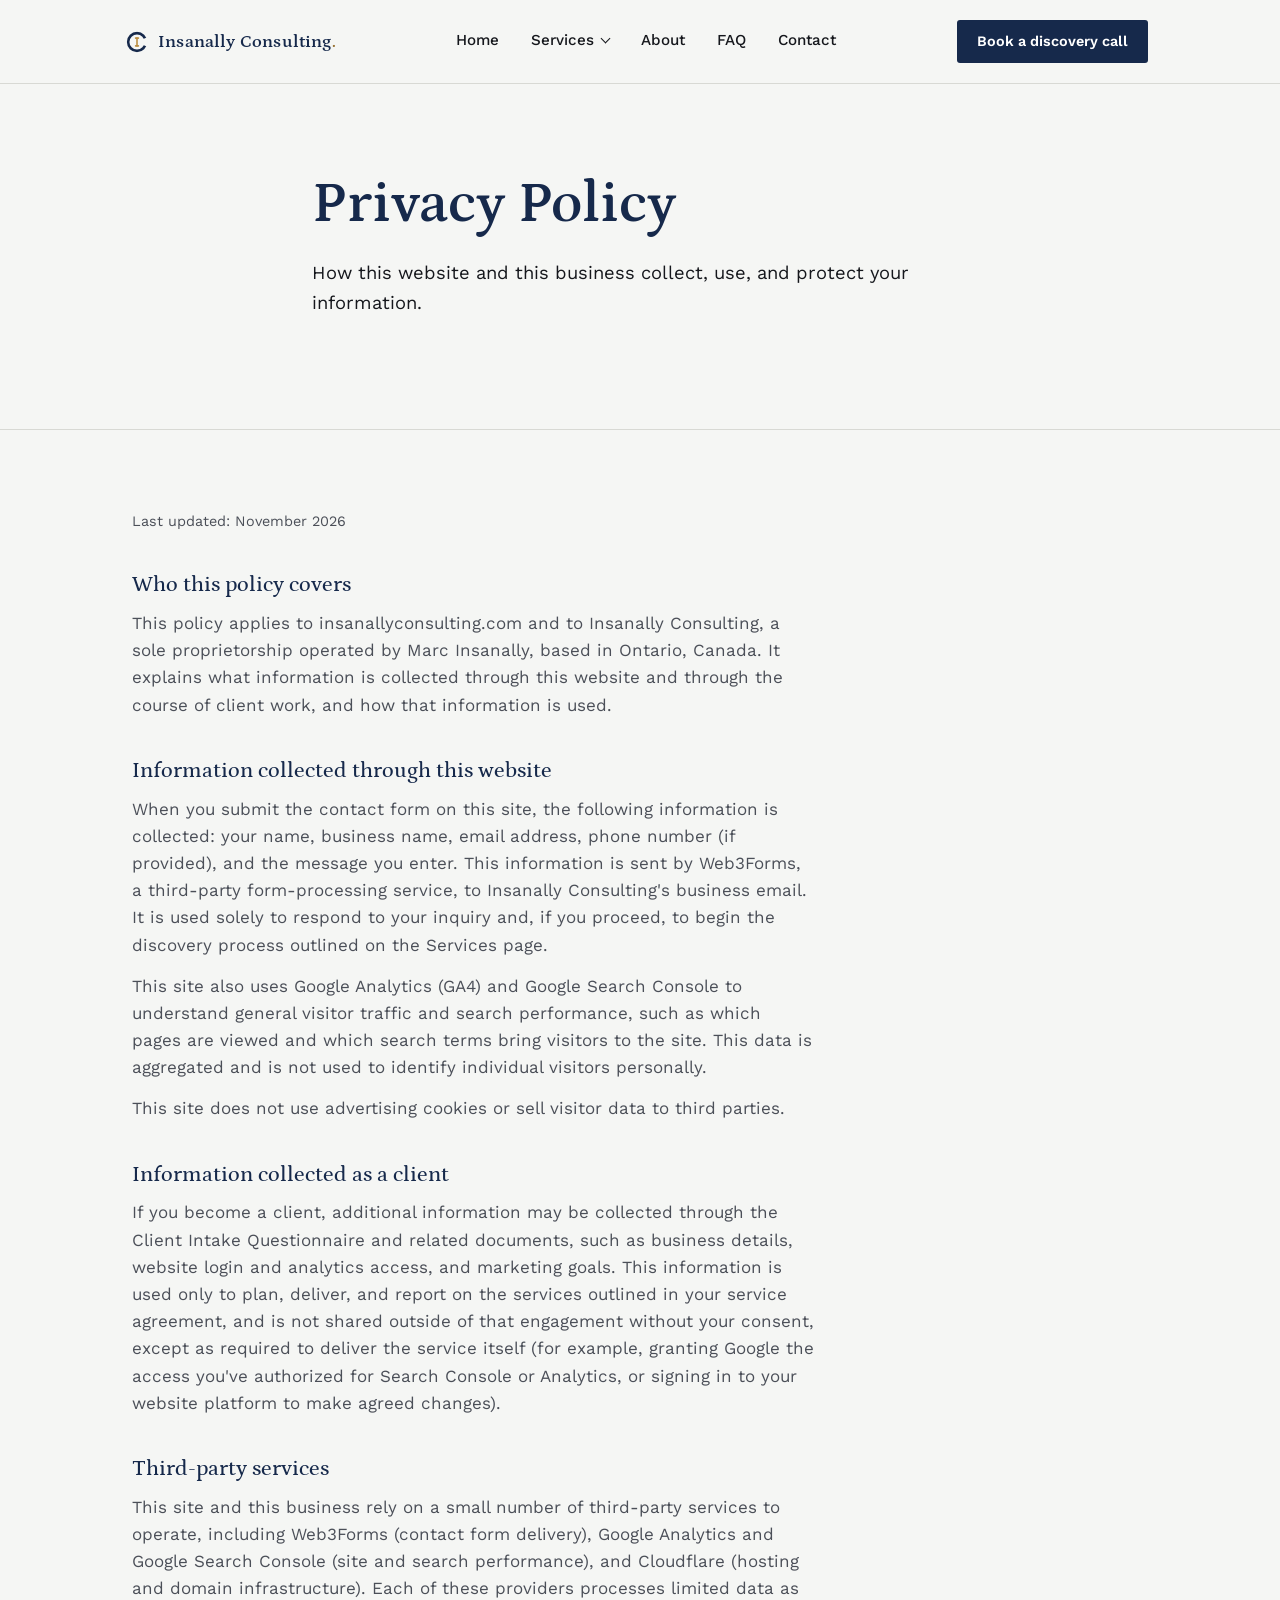
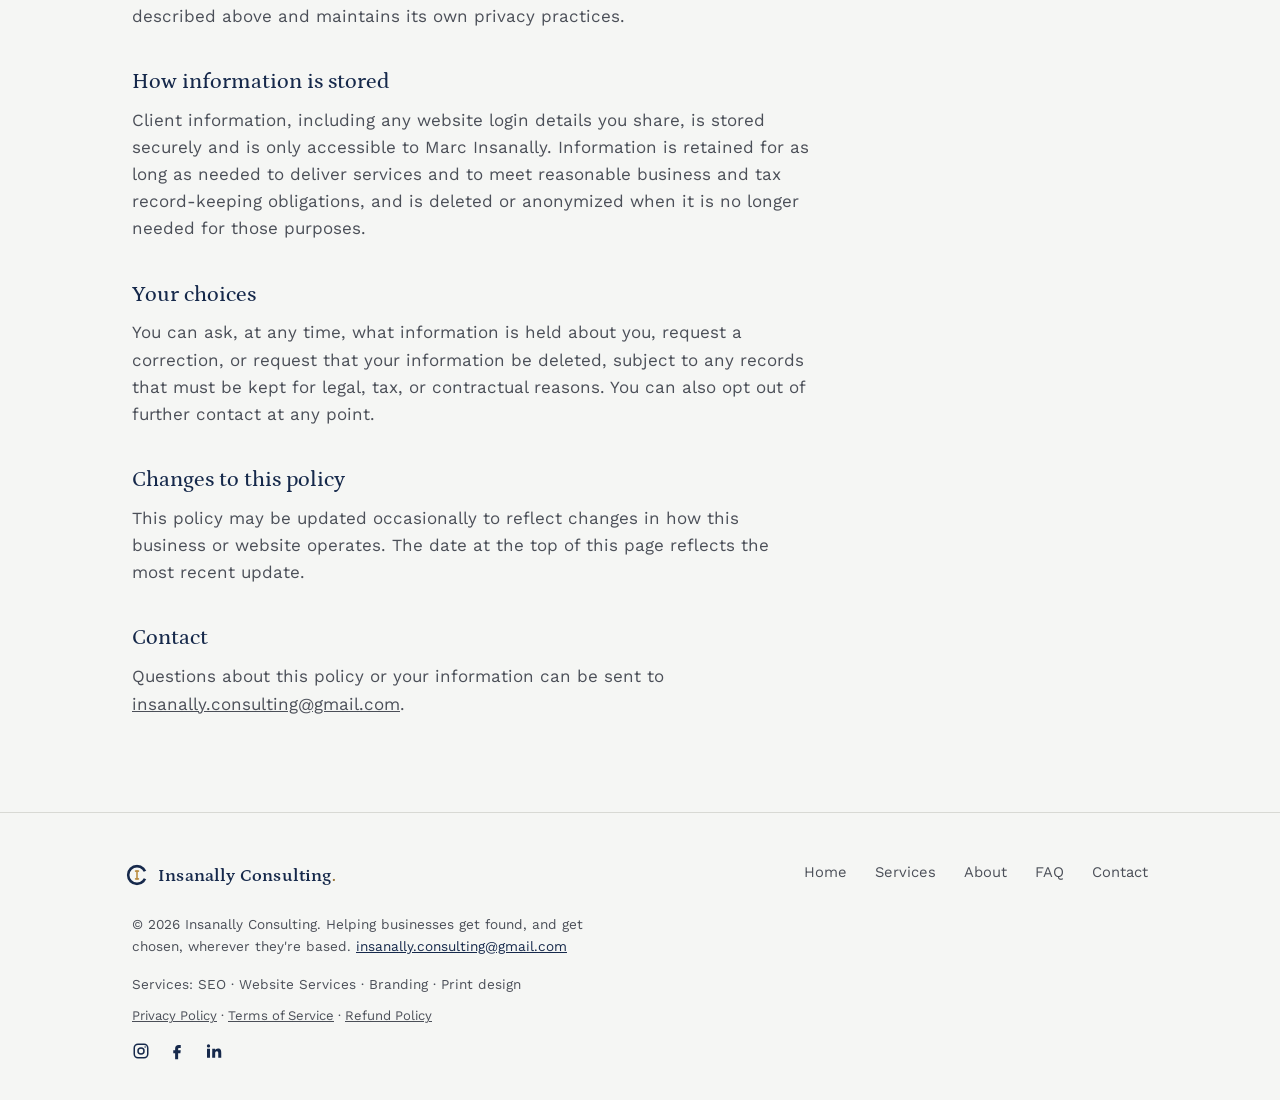
<file: privacy.html>
<!DOCTYPE html>
<html lang="en">
<head>
<!-- Google tag (gtag.js) -->
<script async src="https://www.googletagmanager.com/gtag/js?id=G-95DKKEPVF5"></script>
<script>
  window.dataLayer = window.dataLayer || [];
  function gtag(){dataLayer.push(arguments);}
  gtag('js', new Date());

  gtag('config', 'G-95DKKEPVF5');
</script>

<meta charset="UTF-8">
<meta name="viewport" content="width=device-width, initial-scale=1.0">
<title>Privacy Policy | Insanally Consulting</title>
<meta name="description" content="How Insanally Consulting collects, uses, and protects information from this website and from clients.">
<link rel="canonical" href="https://www.insanallyconsulting.com/privacy">
<meta name="robots" content="index, follow">
<meta property="og:type" content="website">
<meta property="og:site_name" content="Insanally Consulting">
<meta property="og:title" content="Privacy Policy | Insanally Consulting">
<meta property="og:description" content="How Insanally Consulting collects, uses, and protects information from this website and from clients.">
<meta property="og:url" content="https://www.insanallyconsulting.com/privacy">
<meta property="og:image" content="https://www.insanallyconsulting.com/og-image.png">
<meta name="twitter:card" content="summary_large_image">
<meta name="twitter:title" content="Privacy Policy | Insanally Consulting">
<meta name="twitter:description" content="How Insanally Consulting collects, uses, and protects information from this website and from clients.">
<meta name="twitter:image" content="https://www.insanallyconsulting.com/og-image.png">
<link rel="icon" href="favicon.svg" type="image/svg+xml">
<link rel="stylesheet" href="styles.css?v=20261128">
</head>
<body>

<header class="site">
  <div class="nav">
    <a href="/" class="brand"><span class="brand-mark" aria-hidden="true"><svg viewBox="0 0 100 100" width="26" height="26"><defs><mask id="rg-privacy1"><rect width="100" height="100" fill="white"/><polygon points="50,50 91,31 91,69" fill="black"/></mask></defs><circle cx="50" cy="50" r="34" fill="none" stroke="#16294B" stroke-width="10" mask="url(#rg-privacy1)"/><rect x="42" y="32" width="16" height="6" fill="#B98B3E"/><rect x="47" y="32" width="6" height="36" fill="#B98B3E"/><rect x="42" y="62" width="16" height="6" fill="#B98B3E"/></svg></span>Insanally Consulting<span>.</span></a>
    <ul class="nav-links" id="nav-links">
      <li><a href="/">Home</a></li>
      <li class="has-sub"><button type="button" class="sub-toggle" aria-expanded="false" aria-controls="sub-services">Services</button><ul class="sub-menu" id="sub-services"><li><a href="/services">All services</a></li><li><a href="/seo">SEO <span class="sub-note">(Search Engine Optimization)</span></a></li><li><a href="/website-services">Website Services</a></li><li><a href="/branding">Branding</a></li><li><a href="/print-design">Print design</a></li></ul></li>
      <li><a href="/about">About</a></li>
      <li><a href="/faq">FAQ</a></li>
      <li><a href="/contact">Contact</a></li>
    </ul>
    <a href="/contact" class="nav-cta">Book a discovery call</a>
    <button class="nav-toggle" id="nav-toggle" aria-expanded="false" aria-controls="nav-links" aria-label="Open menu">
      <span></span><span></span><span></span>
    </button>
  </div>
</header>

<section class="hero about-hero">
  <div class="wrap">
    <div class="hero-copy">
      <h1>Privacy Policy</h1>
      <p class="lede">How this website and this business collect, use, and protect your information.</p>
    </div>
  </div>
</section>

<section>
  <div class="wrap">
    <div class="legal-content">
      <p class="legal-updated">Last updated: November 2026</p>

      <h2>Who this policy covers</h2>
      <p>This policy applies to insanallyconsulting.com and to Insanally Consulting, a sole proprietorship operated by Marc Insanally, based in Ontario, Canada. It explains what information is collected through this website and through the course of client work, and how that information is used.</p>

      <h2>Information collected through this website</h2>
      <p>When you submit the contact form on this site, the following information is collected: your name, business name, email address, phone number (if provided), and the message you enter. This information is sent by Web3Forms, a third-party form-processing service, to Insanally Consulting's business email. It is used solely to respond to your inquiry and, if you proceed, to begin the discovery process outlined on the Services page.</p>
      <p>This site also uses Google Analytics (GA4) and Google Search Console to understand general visitor traffic and search performance, such as which pages are viewed and which search terms bring visitors to the site. This data is aggregated and is not used to identify individual visitors personally.</p>
      <p>This site does not use advertising cookies or sell visitor data to third parties.</p>

      <h2>Information collected as a client</h2>
      <p>If you become a client, additional information may be collected through the Client Intake Questionnaire and related documents, such as business details, website login and analytics access, and marketing goals. This information is used only to plan, deliver, and report on the services outlined in your service agreement, and is not shared outside of that engagement without your consent, except as required to deliver the service itself (for example, granting Google the access you've authorized for Search Console or Analytics, or signing in to your website platform to make agreed changes).</p>

      <h2>Third-party services</h2>
      <p>This site and this business rely on a small number of third-party services to operate, including Web3Forms (contact form delivery), Google Analytics and Google Search Console (site and search performance), and Cloudflare (hosting and domain infrastructure). Each of these providers processes limited data as described above and maintains its own privacy practices.</p>

      <h2>How information is stored</h2>
      <p>Client information, including any website login details you share, is stored securely and is only accessible to Marc Insanally. Information is retained for as long as needed to deliver services and to meet reasonable business and tax record-keeping obligations, and is deleted or anonymized when it is no longer needed for those purposes.</p>

      <h2>Your choices</h2>
      <p>You can ask, at any time, what information is held about you, request a correction, or request that your information be deleted, subject to any records that must be kept for legal, tax, or contractual reasons. You can also opt out of further contact at any point.</p>

      <h2>Changes to this policy</h2>
      <p>This policy may be updated occasionally to reflect changes in how this business or website operates. The date at the top of this page reflects the most recent update.</p>

      <h2>Contact</h2>
      <p>Questions about this policy or your information can be sent to <a href="mailto:insanally.consulting@gmail.com">insanally.consulting@gmail.com</a>.</p>
    </div>
  </div>
</section>

<footer class="site">
  <div class="wrap">
    <div class="footer-grid">
      <a href="/" class="brand"><span class="brand-mark" aria-hidden="true"><svg viewBox="0 0 100 100" width="26" height="26"><defs><mask id="rg-privacy2"><rect width="100" height="100" fill="white"/><polygon points="50,50 91,31 91,69" fill="black"/></mask></defs><circle cx="50" cy="50" r="34" fill="none" stroke="#16294B" stroke-width="10" mask="url(#rg-privacy2)"/><rect x="42" y="32" width="16" height="6" fill="#B98B3E"/><rect x="47" y="32" width="6" height="36" fill="#B98B3E"/><rect x="42" y="62" width="16" height="6" fill="#B98B3E"/></svg></span>Insanally Consulting<span>.</span></a>
      <nav>
        <a href="/">Home</a>
        <a href="/services">Services</a>
        <a href="/about">About</a>
        <a href="/faq">FAQ</a>
        <a href="/contact">Contact</a>
      </nav>
    </div>
    <p class="footer-note">© 2026 Insanally Consulting. Helping businesses get found, and get chosen, wherever they're based. <a href="mailto:insanally.consulting@gmail.com">insanally.consulting@gmail.com</a></p>
    <p class="footer-services">Services: <a href="/seo">SEO</a> · <a href="/website-services">Website Services</a> · <a href="/branding">Branding</a> · <a href="/print-design">Print design</a></p>
    <p class="footer-legal"><a href="/privacy">Privacy Policy</a> · <a href="/terms">Terms of Service</a> · <a href="/refund-policy">Refund Policy</a></p>
    <p class="footer-social" style="display: flex; gap: 18px; align-items: center; margin: 16px 0 0;"><a href="https://www.instagram.com/insanallyconsulting" target="_blank" rel="noopener" aria-label="Insanally Consulting on Instagram" style="color: var(--navy); display: inline-flex;"><svg viewBox="0 0 24 24" width="18" height="18" fill="none" stroke="currentColor" stroke-width="2"><rect x="3" y="3" width="18" height="18" rx="5"/><circle cx="12" cy="12" r="4"/><circle cx="17.5" cy="6.5" r="1" fill="currentColor" stroke="none"/></svg></a><a href="https://www.facebook.com/profile.php?id=61596483255152" target="_blank" rel="noopener" aria-label="Insanally Consulting on Facebook" style="color: var(--navy); display: inline-flex;"><svg viewBox="0 0 24 24" width="18" height="18" fill="currentColor"><path d="M14 8h3V4h-3c-2.8 0-4.5 1.8-4.5 4.6V11H7v4h2.5v8h4v-8h3l.5-4h-3.5V9c0-.6.4-1 1-1z"/></svg></a><a href="https://www.linkedin.com/company/insanally-consulting" target="_blank" rel="noopener" aria-label="Insanally Consulting on LinkedIn" style="color: var(--navy); display: inline-flex;"><svg viewBox="0 0 24 24" width="18" height="18" fill="currentColor"><path d="M4 9h4v12H4zM6 3a2.2 2.2 0 1 1 0 4.4A2.2 2.2 0 0 1 6 3zm5 6h3.8v1.7h.1c.5-1 1.8-2 3.7-2 4 0 4.4 2.6 4.4 6V21h-4v-5.6c0-1.4 0-3.1-1.9-3.1s-2.2 1.5-2.2 3V21h-4z"/></svg></a></p>
  </div>
</footer>

<script src="nav.js?v=20261128"></script>
</body>
</html>
</file>
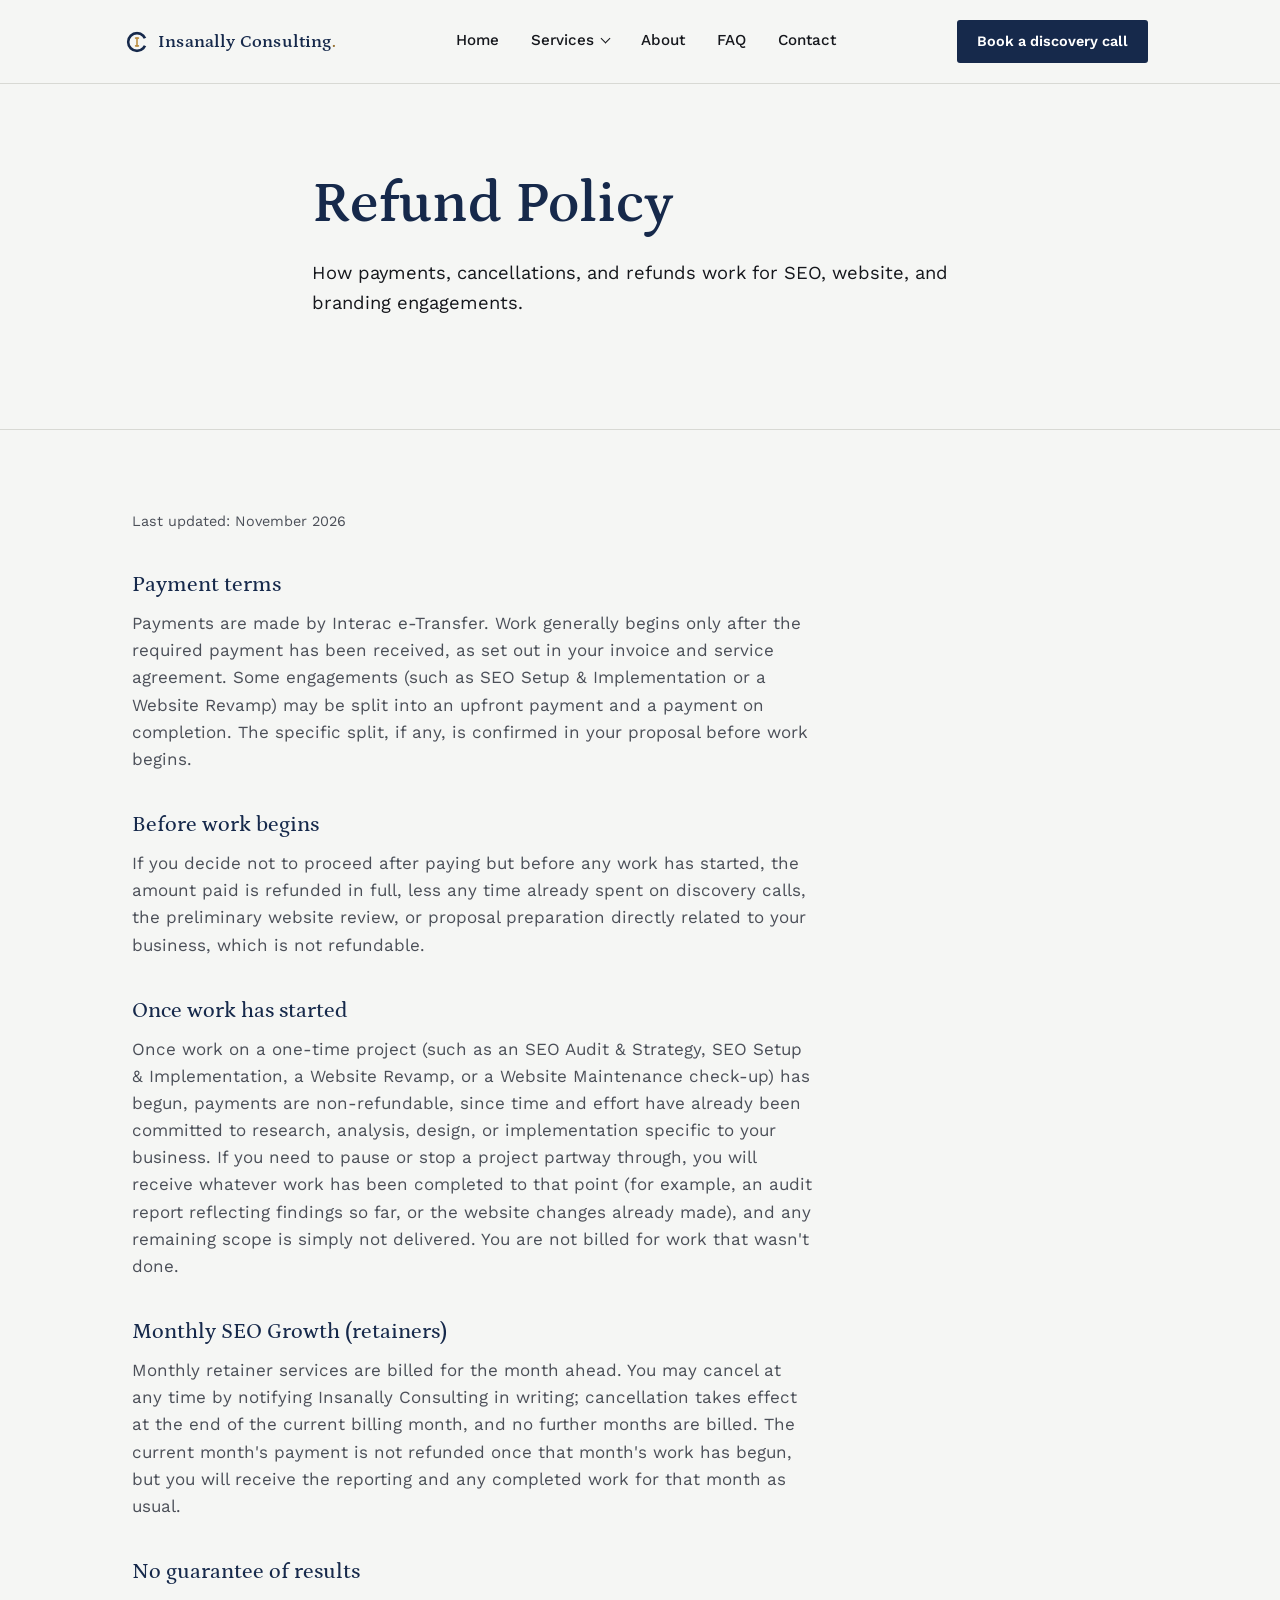
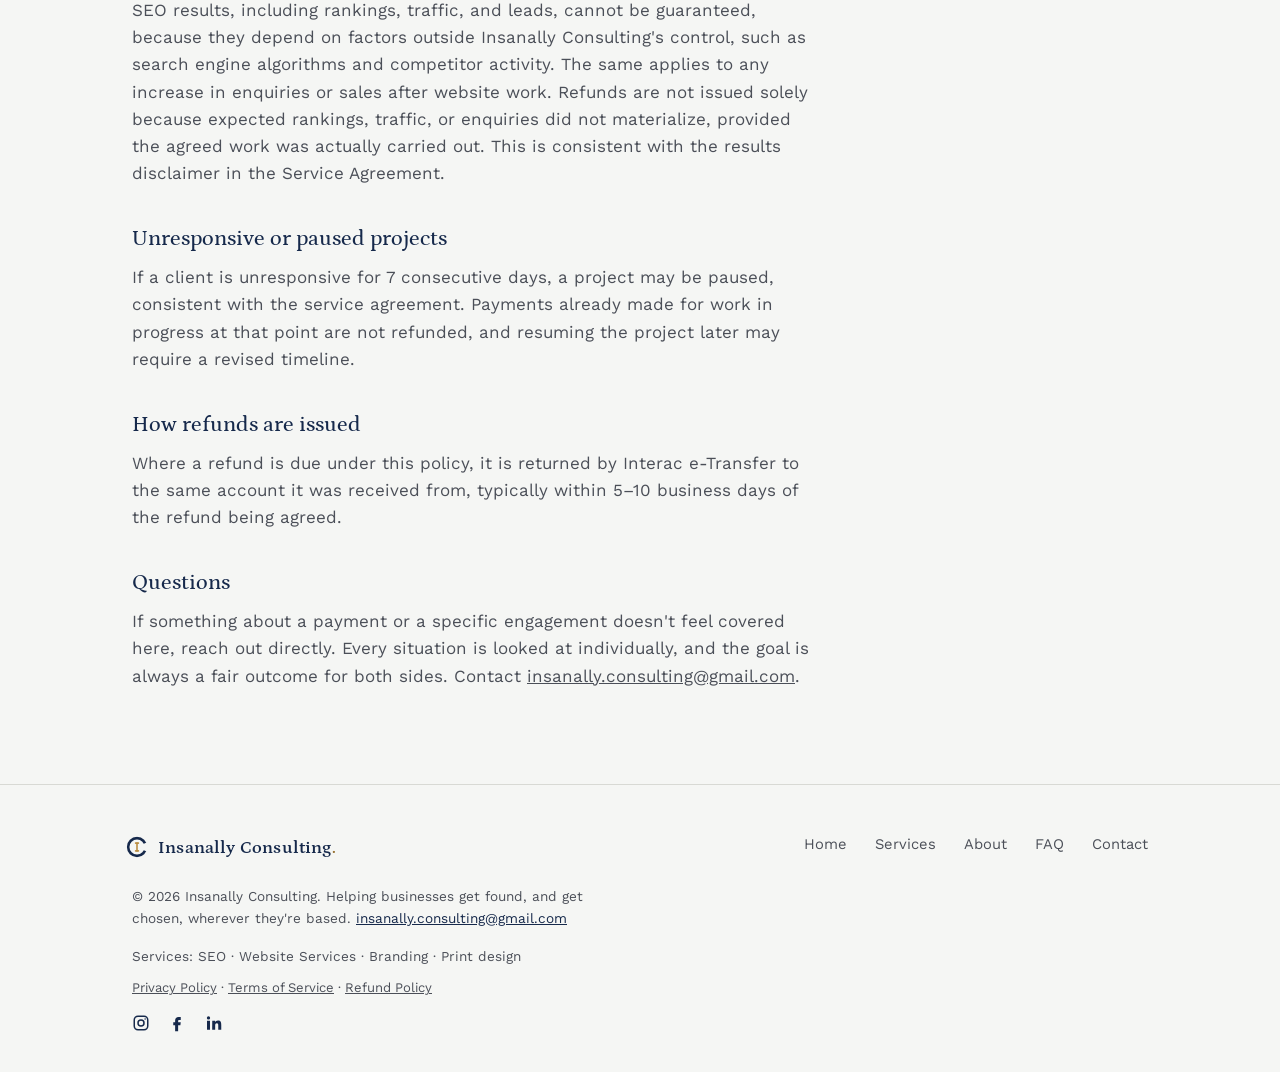
<file: refund-policy.html>
<!DOCTYPE html>
<html lang="en">
<head>
<!-- Google tag (gtag.js) -->
<script async src="https://www.googletagmanager.com/gtag/js?id=G-95DKKEPVF5"></script>
<script>
  window.dataLayer = window.dataLayer || [];
  function gtag(){dataLayer.push(arguments);}
  gtag('js', new Date());

  gtag('config', 'G-95DKKEPVF5');
</script>

<meta charset="UTF-8">
<meta name="viewport" content="width=device-width, initial-scale=1.0">
<title>Refund Policy | Insanally Consulting</title>
<meta name="description" content="How payments, cancellations, and refunds are handled for Insanally Consulting's SEO, website and branding services.">
<link rel="canonical" href="https://www.insanallyconsulting.com/refund-policy">
<meta name="robots" content="index, follow">
<meta property="og:type" content="website">
<meta property="og:site_name" content="Insanally Consulting">
<meta property="og:title" content="Refund Policy | Insanally Consulting">
<meta property="og:description" content="How payments, cancellations, and refunds are handled for Insanally Consulting's SEO, website and branding services.">
<meta property="og:url" content="https://www.insanallyconsulting.com/refund-policy">
<meta property="og:image" content="https://www.insanallyconsulting.com/og-image.png">
<meta name="twitter:card" content="summary_large_image">
<meta name="twitter:title" content="Refund Policy | Insanally Consulting">
<meta name="twitter:description" content="How payments, cancellations, and refunds are handled for Insanally Consulting's SEO, website and branding services.">
<meta name="twitter:image" content="https://www.insanallyconsulting.com/og-image.png">
<link rel="icon" href="favicon.svg" type="image/svg+xml">
<link rel="stylesheet" href="styles.css?v=20261128">
</head>
<body>

<header class="site">
  <div class="nav">
    <a href="/" class="brand"><span class="brand-mark" aria-hidden="true"><svg viewBox="0 0 100 100" width="26" height="26"><defs><mask id="rg-refundpolicy1"><rect width="100" height="100" fill="white"/><polygon points="50,50 91,31 91,69" fill="black"/></mask></defs><circle cx="50" cy="50" r="34" fill="none" stroke="#16294B" stroke-width="10" mask="url(#rg-refundpolicy1)"/><rect x="42" y="32" width="16" height="6" fill="#B98B3E"/><rect x="47" y="32" width="6" height="36" fill="#B98B3E"/><rect x="42" y="62" width="16" height="6" fill="#B98B3E"/></svg></span>Insanally Consulting<span>.</span></a>
    <ul class="nav-links" id="nav-links">
      <li><a href="/">Home</a></li>
      <li class="has-sub"><button type="button" class="sub-toggle" aria-expanded="false" aria-controls="sub-services">Services</button><ul class="sub-menu" id="sub-services"><li><a href="/services">All services</a></li><li><a href="/seo">SEO <span class="sub-note">(Search Engine Optimization)</span></a></li><li><a href="/website-services">Website Services</a></li><li><a href="/branding">Branding</a></li><li><a href="/print-design">Print design</a></li></ul></li>
      <li><a href="/about">About</a></li>
      <li><a href="/faq">FAQ</a></li>
      <li><a href="/contact">Contact</a></li>
    </ul>
    <a href="/contact" class="nav-cta">Book a discovery call</a>
    <button class="nav-toggle" id="nav-toggle" aria-expanded="false" aria-controls="nav-links" aria-label="Open menu">
      <span></span><span></span><span></span>
    </button>
  </div>
</header>

<section class="hero about-hero">
  <div class="wrap">
    <div class="hero-copy">
      <h1>Refund Policy</h1>
      <p class="lede">How payments, cancellations, and refunds work for SEO, website, and branding engagements.</p>
    </div>
  </div>
</section>

<section>
  <div class="wrap">
    <div class="legal-content">
      <p class="legal-updated">Last updated: November 2026</p>

      <h2>Payment terms</h2>
      <p>Payments are made by Interac e-Transfer. Work generally begins only after the required payment has been received, as set out in your invoice and service agreement. Some engagements (such as SEO Setup &amp; Implementation or a Website Revamp) may be split into an upfront payment and a payment on completion. The specific split, if any, is confirmed in your proposal before work begins.</p>

      <h2>Before work begins</h2>
      <p>If you decide not to proceed after paying but before any work has started, the amount paid is refunded in full, less any time already spent on discovery calls, the preliminary website review, or proposal preparation directly related to your business, which is not refundable.</p>

      <h2>Once work has started</h2>
      <p>Once work on a one-time project (such as an SEO Audit &amp; Strategy, SEO Setup &amp; Implementation, a Website Revamp, or a Website Maintenance check-up) has begun, payments are non-refundable, since time and effort have already been committed to research, analysis, design, or implementation specific to your business. If you need to pause or stop a project partway through, you will receive whatever work has been completed to that point (for example, an audit report reflecting findings so far, or the website changes already made), and any remaining scope is simply not delivered. You are not billed for work that wasn't done.</p>

      <h2>Monthly SEO Growth (retainers)</h2>
      <p>Monthly retainer services are billed for the month ahead. You may cancel at any time by notifying Insanally Consulting in writing; cancellation takes effect at the end of the current billing month, and no further months are billed. The current month's payment is not refunded once that month's work has begun, but you will receive the reporting and any completed work for that month as usual.</p>

      <h2>No guarantee of results</h2>
      <p>SEO results, including rankings, traffic, and leads, cannot be guaranteed, because they depend on factors outside Insanally Consulting's control, such as search engine algorithms and competitor activity. The same applies to any increase in enquiries or sales after website work. Refunds are not issued solely because expected rankings, traffic, or enquiries did not materialize, provided the agreed work was actually carried out. This is consistent with the results disclaimer in the Service Agreement.</p>

      <h2>Unresponsive or paused projects</h2>
      <p>If a client is unresponsive for 7 consecutive days, a project may be paused, consistent with the service agreement. Payments already made for work in progress at that point are not refunded, and resuming the project later may require a revised timeline.</p>

      <h2>How refunds are issued</h2>
      <p>Where a refund is due under this policy, it is returned by Interac e-Transfer to the same account it was received from, typically within 5–10 business days of the refund being agreed.</p>

      <h2>Questions</h2>
      <p>If something about a payment or a specific engagement doesn't feel covered here, reach out directly. Every situation is looked at individually, and the goal is always a fair outcome for both sides. Contact <a href="mailto:insanally.consulting@gmail.com">insanally.consulting@gmail.com</a>.</p>
    </div>
  </div>
</section>

<footer class="site">
  <div class="wrap">
    <div class="footer-grid">
      <a href="/" class="brand"><span class="brand-mark" aria-hidden="true"><svg viewBox="0 0 100 100" width="26" height="26"><defs><mask id="rg-refundpolicy2"><rect width="100" height="100" fill="white"/><polygon points="50,50 91,31 91,69" fill="black"/></mask></defs><circle cx="50" cy="50" r="34" fill="none" stroke="#16294B" stroke-width="10" mask="url(#rg-refundpolicy2)"/><rect x="42" y="32" width="16" height="6" fill="#B98B3E"/><rect x="47" y="32" width="6" height="36" fill="#B98B3E"/><rect x="42" y="62" width="16" height="6" fill="#B98B3E"/></svg></span>Insanally Consulting<span>.</span></a>
      <nav>
        <a href="/">Home</a>
        <a href="/services">Services</a>
        <a href="/about">About</a>
        <a href="/faq">FAQ</a>
        <a href="/contact">Contact</a>
      </nav>
    </div>
    <p class="footer-note">© 2026 Insanally Consulting. Helping businesses get found, and get chosen, wherever they're based. <a href="mailto:insanally.consulting@gmail.com">insanally.consulting@gmail.com</a></p>
    <p class="footer-services">Services: <a href="/seo">SEO</a> · <a href="/website-services">Website Services</a> · <a href="/branding">Branding</a> · <a href="/print-design">Print design</a></p>
    <p class="footer-legal"><a href="/privacy">Privacy Policy</a> · <a href="/terms">Terms of Service</a> · <a href="/refund-policy">Refund Policy</a></p>
    <p class="footer-social" style="display: flex; gap: 18px; align-items: center; margin: 16px 0 0;"><a href="https://www.instagram.com/insanallyconsulting" target="_blank" rel="noopener" aria-label="Insanally Consulting on Instagram" style="color: var(--navy); display: inline-flex;"><svg viewBox="0 0 24 24" width="18" height="18" fill="none" stroke="currentColor" stroke-width="2"><rect x="3" y="3" width="18" height="18" rx="5"/><circle cx="12" cy="12" r="4"/><circle cx="17.5" cy="6.5" r="1" fill="currentColor" stroke="none"/></svg></a><a href="https://www.facebook.com/profile.php?id=61596483255152" target="_blank" rel="noopener" aria-label="Insanally Consulting on Facebook" style="color: var(--navy); display: inline-flex;"><svg viewBox="0 0 24 24" width="18" height="18" fill="currentColor"><path d="M14 8h3V4h-3c-2.8 0-4.5 1.8-4.5 4.6V11H7v4h2.5v8h4v-8h3l.5-4h-3.5V9c0-.6.4-1 1-1z"/></svg></a><a href="https://www.linkedin.com/company/insanally-consulting" target="_blank" rel="noopener" aria-label="Insanally Consulting on LinkedIn" style="color: var(--navy); display: inline-flex;"><svg viewBox="0 0 24 24" width="18" height="18" fill="currentColor"><path d="M4 9h4v12H4zM6 3a2.2 2.2 0 1 1 0 4.4A2.2 2.2 0 0 1 6 3zm5 6h3.8v1.7h.1c.5-1 1.8-2 3.7-2 4 0 4.4 2.6 4.4 6V21h-4v-5.6c0-1.4 0-3.1-1.9-3.1s-2.2 1.5-2.2 3V21h-4z"/></svg></a></p>
  </div>
</footer>

<script src="nav.js?v=20261128"></script>
</body>
</html>
</file>
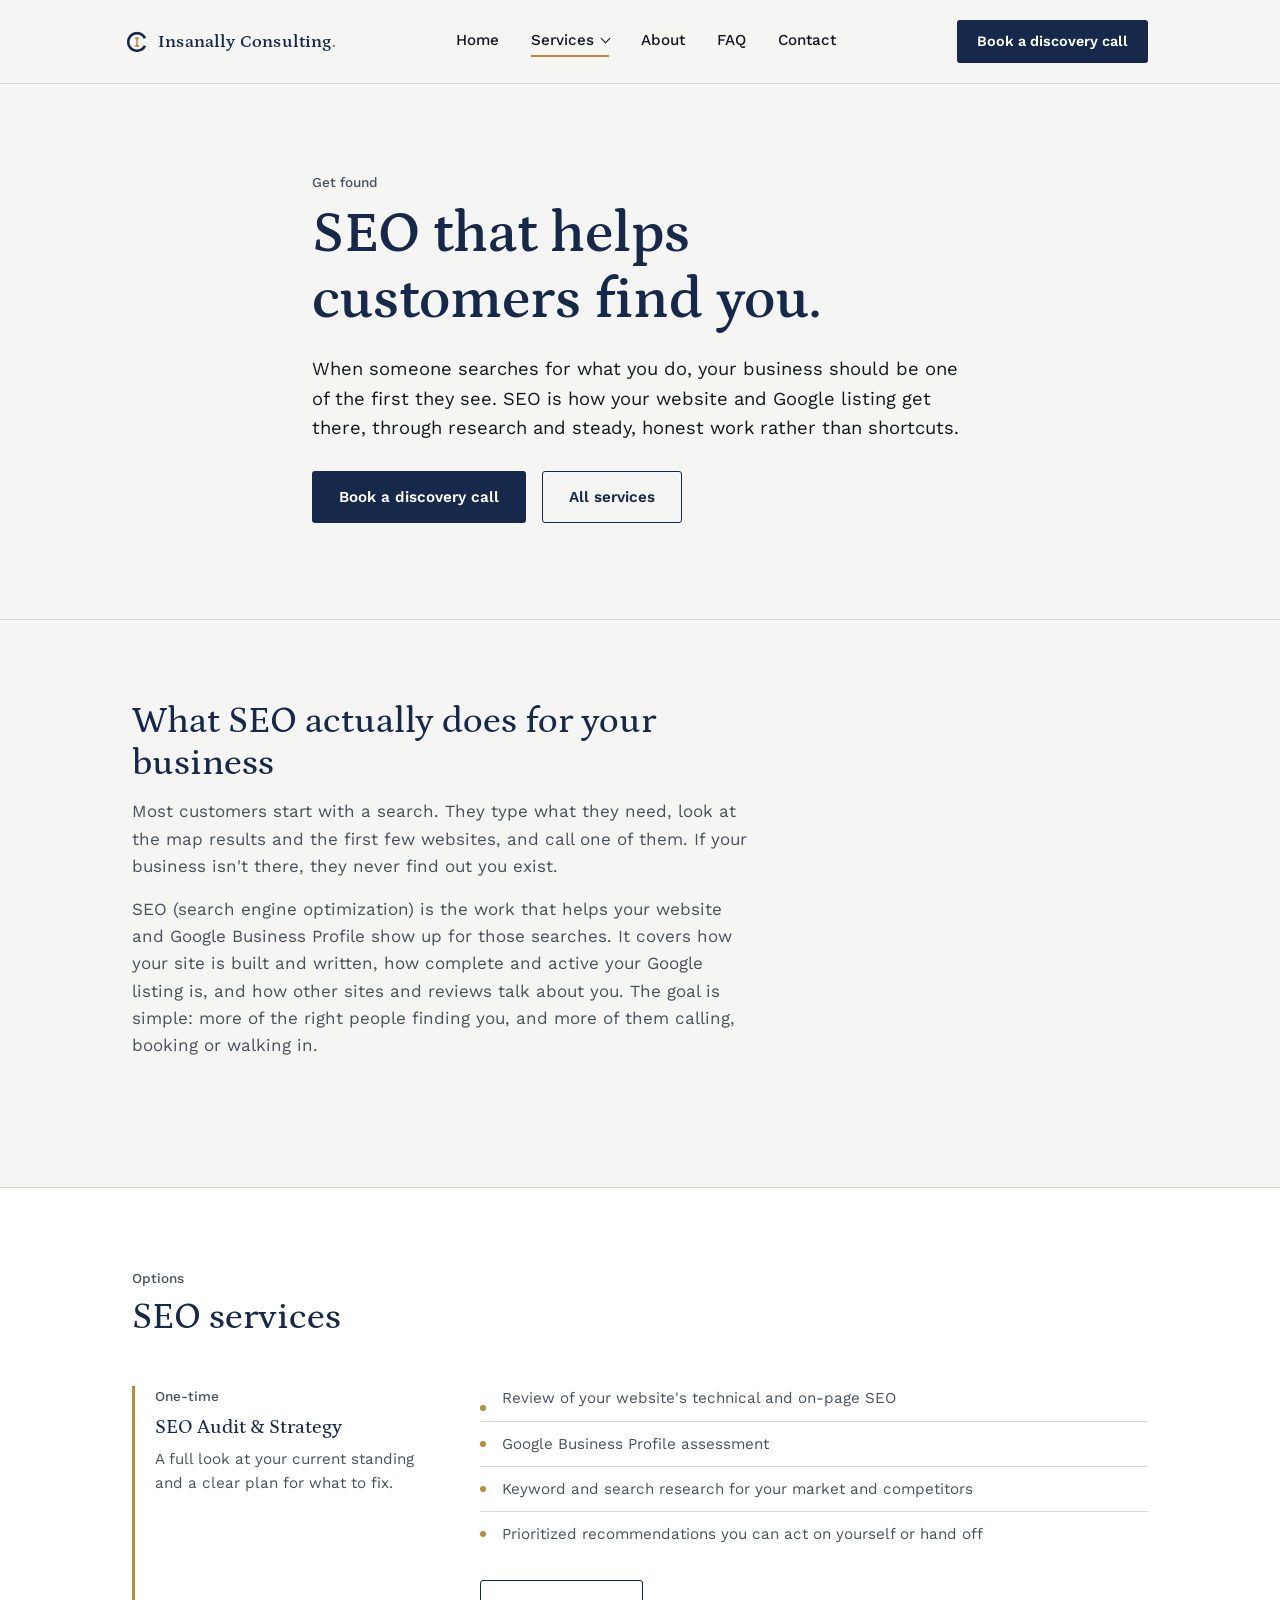
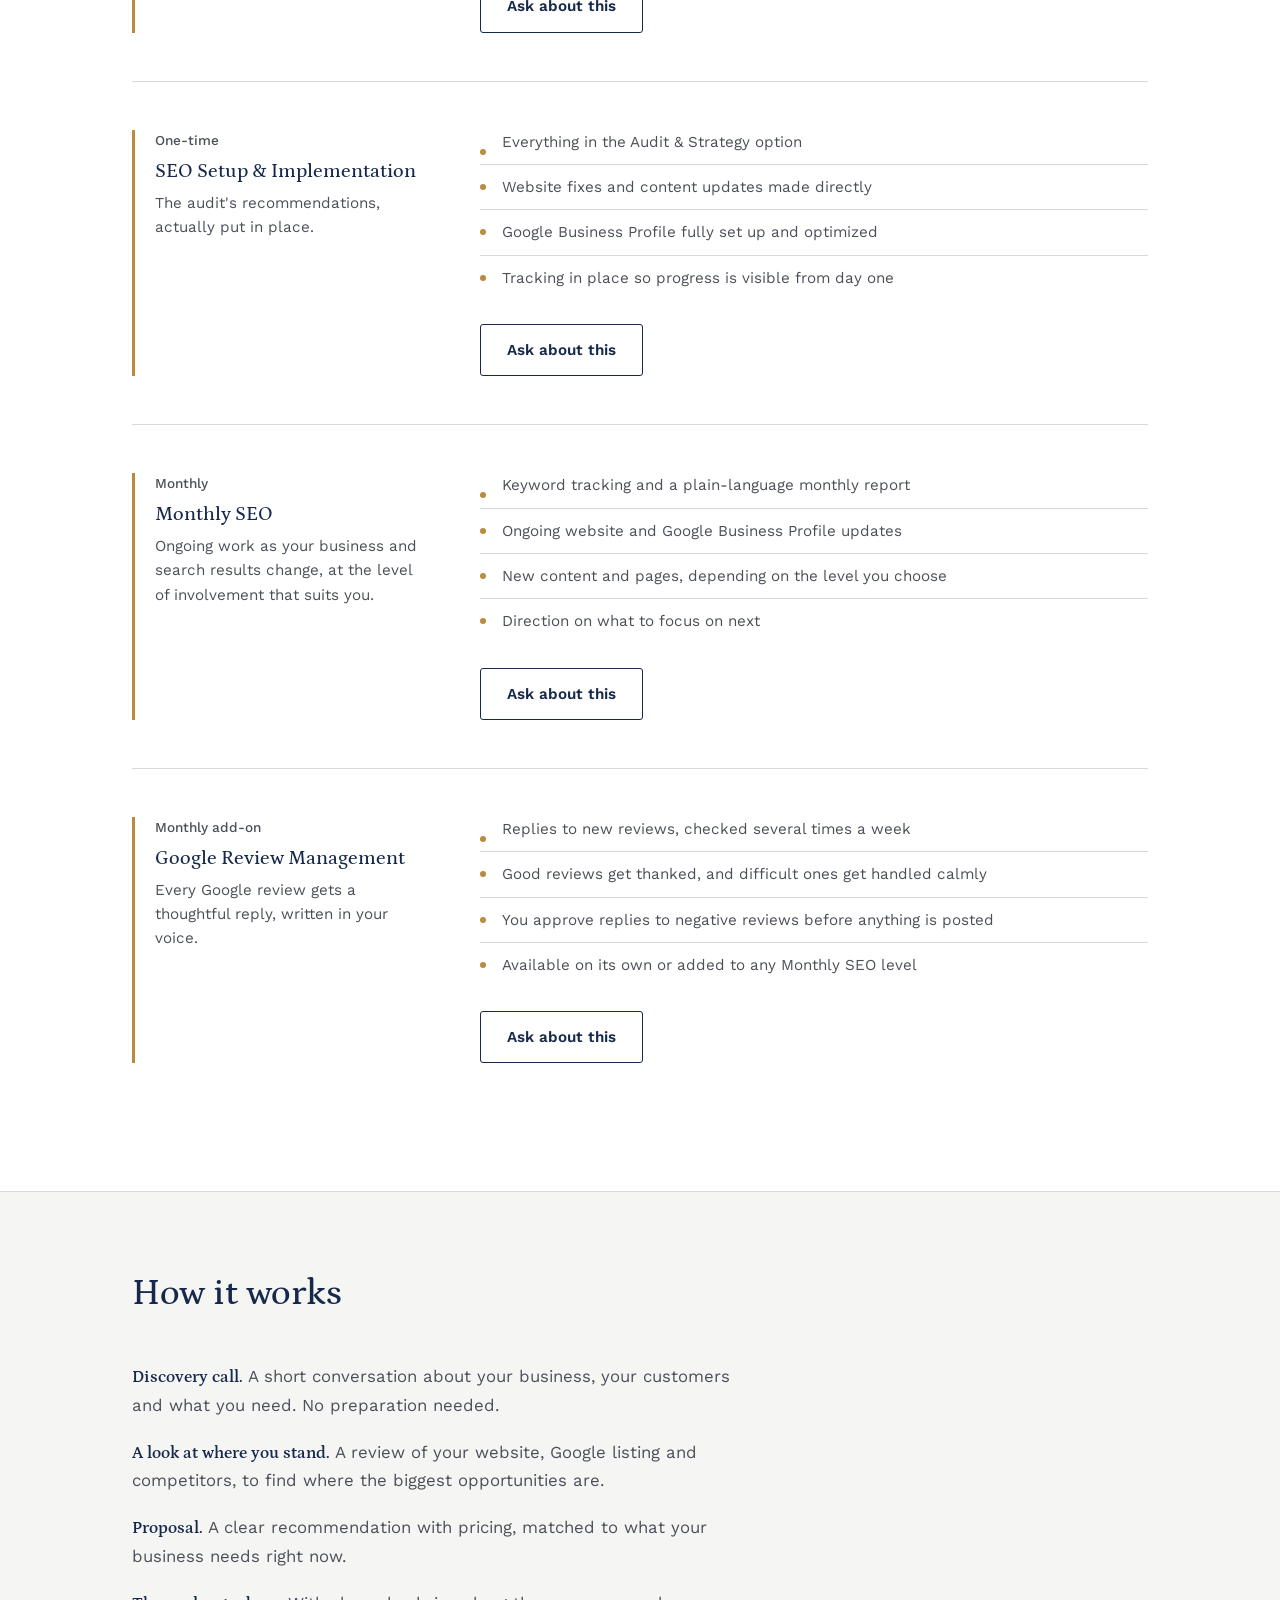
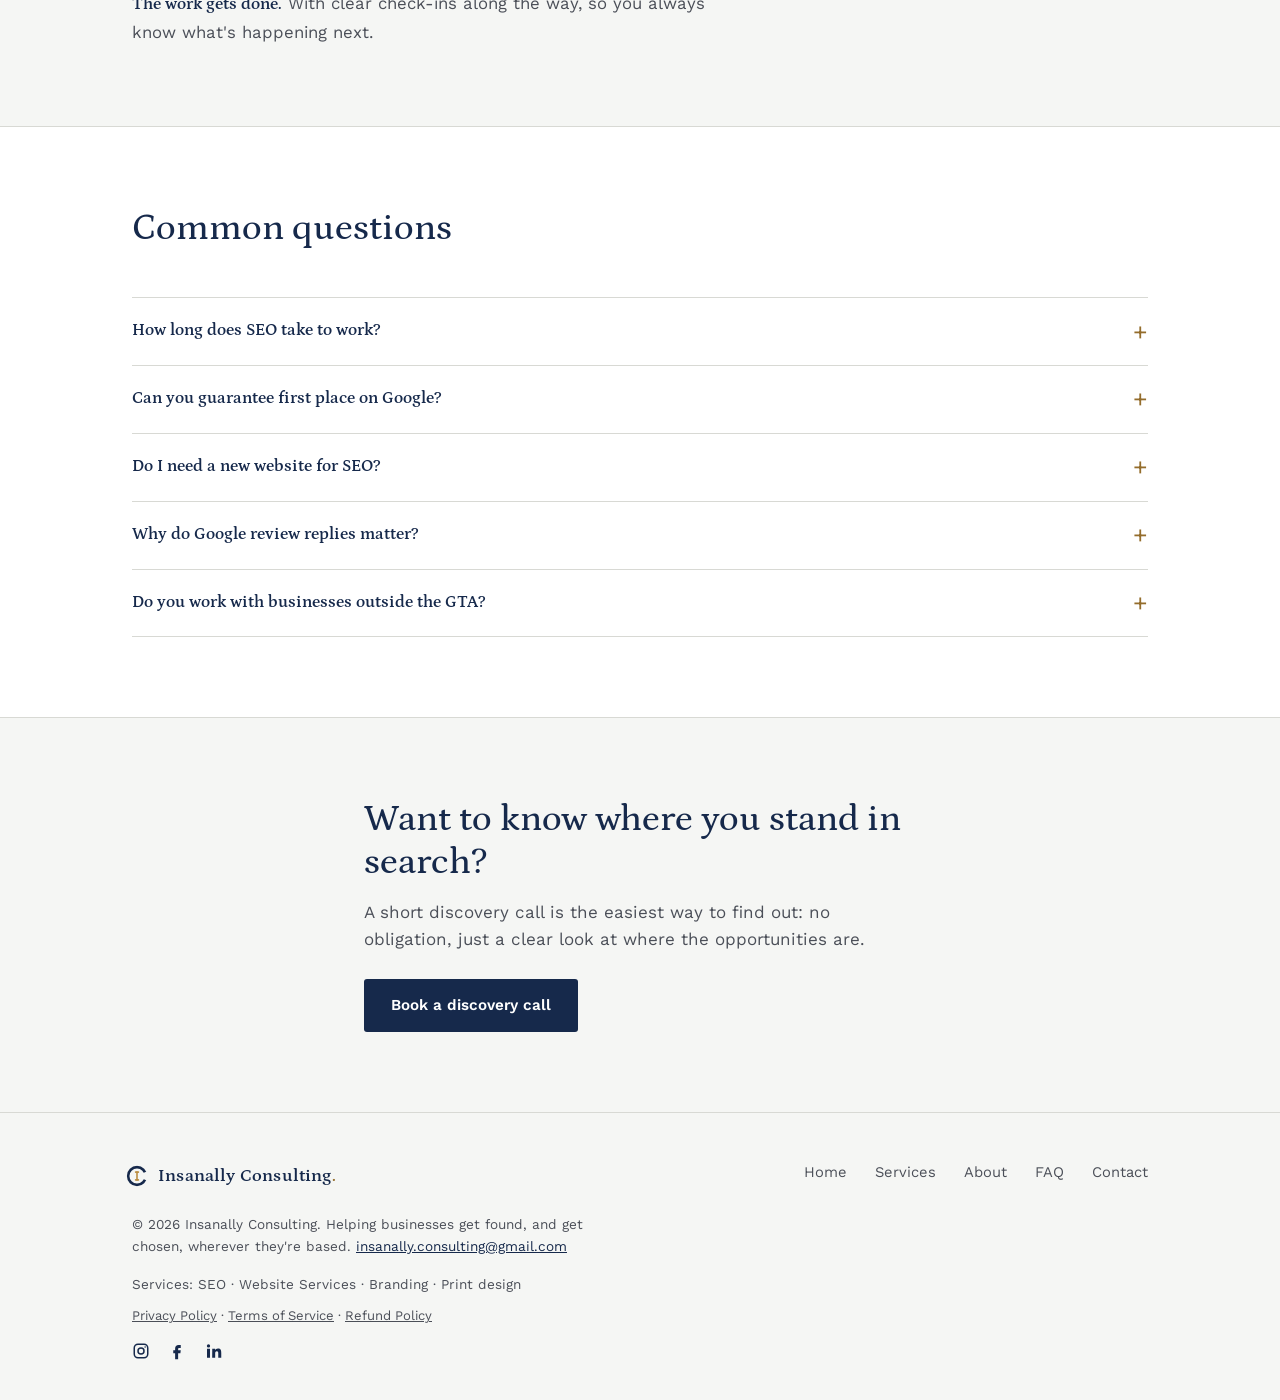
<file: seo.html>
<!DOCTYPE html>
<html lang="en">
<head>
<!-- Google tag (gtag.js) -->
<script async src="https://www.googletagmanager.com/gtag/js?id=G-95DKKEPVF5"></script>
<script>
  window.dataLayer = window.dataLayer || [];
  function gtag(){dataLayer.push(arguments);}
  gtag('js', new Date());

  gtag('config', 'G-95DKKEPVF5');
</script>

<meta charset="UTF-8">
<meta name="viewport" content="width=device-width, initial-scale=1.0">
<title>SEO Services in Markham &amp; the GTA | Insanally Consulting</title>
<meta name="description" content="SEO audits, website and Google Business Profile fixes, monthly SEO and Google review replies for businesses in Markham, the GTA and beyond.">
<link rel="canonical" href="https://www.insanallyconsulting.com/seo">
<meta name="robots" content="index, follow">
<meta property="og:type" content="website">
<meta property="og:site_name" content="Insanally Consulting">
<meta property="og:title" content="SEO Services in Markham &amp; the GTA | Insanally Consulting">
<meta property="og:description" content="SEO audits, website and Google Business Profile fixes, monthly SEO and Google review replies for businesses in Markham, the GTA and beyond.">
<meta property="og:url" content="https://www.insanallyconsulting.com/seo">
<meta property="og:image" content="https://www.insanallyconsulting.com/og-image.png">
<meta name="twitter:card" content="summary_large_image">
<meta name="twitter:title" content="SEO Services | Insanally Consulting">
<meta name="twitter:description" content="SEO audits, website and Google Business Profile fixes, monthly SEO and Google review replies for businesses in Markham, the GTA and beyond.">
<meta name="twitter:image" content="https://www.insanallyconsulting.com/og-image.png">
<link rel="icon" href="favicon.svg" type="image/svg+xml">
<link rel="stylesheet" href="styles.css?v=20261128">
<script type="application/ld+json">
{
  "@context": "https://schema.org",
  "@type": "Service",
  "serviceType": "Search Engine Optimization",
  "url": "https://www.insanallyconsulting.com/seo",
  "provider": {
    "@type": "ProfessionalService",
    "name": "Insanally Consulting",
    "url": "https://www.insanallyconsulting.com/"
  },
  "areaServed": {
    "@type": "Place",
    "name": "Greater Toronto Area, Ontario, Canada"
  },
  "hasOfferCatalog": {
    "@type": "OfferCatalog",
    "name": "Search Engine Optimization",
    "itemListElement": [
      {
        "@type": "Offer",
        "itemOffered": {
          "@type": "Service",
          "name": "SEO Audit & Strategy"
        }
      },
      {
        "@type": "Offer",
        "itemOffered": {
          "@type": "Service",
          "name": "SEO Setup & Implementation"
        }
      },
      {
        "@type": "Offer",
        "itemOffered": {
          "@type": "Service",
          "name": "Monthly SEO"
        }
      },
      {
        "@type": "Offer",
        "itemOffered": {
          "@type": "Service",
          "name": "Google Review Management"
        }
      }
    ]
  }
}
</script>
<script type="application/ld+json">
{
  "@context": "https://schema.org",
  "@type": "FAQPage",
  "mainEntity": [
    {
      "@type": "Question",
      "name": "How long does SEO take to work?",
      "acceptedAnswer": {
        "@type": "Answer",
        "text": "Most businesses start seeing meaningful movement over a few months of consistent work, not days. Fixes to your Google Business Profile can show up sooner, while website rankings usually take longer to build."
      }
    },
    {
      "@type": "Question",
      "name": "Can you guarantee first place on Google?",
      "acceptedAnswer": {
        "@type": "Answer",
        "text": "No. No one can honestly guarantee specific rankings, because search engines decide them. What you get is a plan built on real research, steady work, and clear reporting on what is changing and why."
      }
    },
    {
      "@type": "Question",
      "name": "Do I need a new website for SEO?",
      "acceptedAnswer": {
        "@type": "Answer",
        "text": "Usually not. Most of the time your existing website can be improved. If something about the site is holding you back, the audit will point it out plainly."
      }
    },
    {
      "@type": "Question",
      "name": "Why do Google review replies matter?",
      "acceptedAnswer": {
        "@type": "Answer",
        "text": "Customers read how a business responds to reviews, and replying regularly shows Google your profile is active. A calm, thoughtful reply to a bad review can matter as much as the review itself."
      }
    },
    {
      "@type": "Question",
      "name": "Do you work with businesses outside the GTA?",
      "acceptedAnswer": {
        "@type": "Answer",
        "text": "Yes. The practice is based in Markham, but the same approach works wherever your customers are searching."
      }
    }
  ]
}
</script>
</head>
<body>

<header class="site">
  <div class="nav">
    <a href="/" class="brand"><span class="brand-mark" aria-hidden="true"><svg viewBox="0 0 100 100" width="26" height="26"><defs><mask id="rg-seo1"><rect width="100" height="100" fill="white"/><polygon points="50,50 91,31 91,69" fill="black"/></mask></defs><circle cx="50" cy="50" r="34" fill="none" stroke="#16294B" stroke-width="10" mask="url(#rg-seo1)"/><rect x="42" y="32" width="16" height="6" fill="#B98B3E"/><rect x="47" y="32" width="6" height="36" fill="#B98B3E"/><rect x="42" y="62" width="16" height="6" fill="#B98B3E"/></svg></span>Insanally Consulting<span>.</span></a>
    <ul class="nav-links" id="nav-links">
      <li><a href="/">Home</a></li>
      <li class="has-sub"><button type="button" class="sub-toggle is-current" aria-expanded="false" aria-controls="sub-services">Services</button><ul class="sub-menu" id="sub-services"><li><a href="/services">All services</a></li><li><a href="/seo" aria-current="page">SEO <span class="sub-note">(Search Engine Optimization)</span></a></li><li><a href="/website-services">Website Services</a></li><li><a href="/branding">Branding</a></li><li><a href="/print-design">Print design</a></li></ul></li>
      <li><a href="/about">About</a></li>
      <li><a href="/faq">FAQ</a></li>
      <li><a href="/contact">Contact</a></li>
    </ul>
    <a href="/contact" class="nav-cta">Book a discovery call</a>
    <button class="nav-toggle" id="nav-toggle" aria-expanded="false" aria-controls="nav-links" aria-label="Open menu">
      <span></span><span></span><span></span>
    </button>
  </div>
</header>

<section class="hero about-hero">
  <div class="wrap">
    <div class="hero-copy">
      <span class="service-kind">Get found</span>
      <h1>SEO that helps customers find you.</h1>
      <p class="lede">When someone searches for what you do, your business should be one of the first they see. SEO is how your website and Google listing get there, through research and steady, honest work rather than shortcuts.</p>
      <div class="hero-actions">
        <a href="/contact" class="btn btn-primary">Book a discovery call</a>
        <a href="/services" class="btn btn-ghost">All services</a>
      </div>
    </div>
  </div>
</section>

<section>
  <div class="wrap">
    <div class="section-head">
      <h2>What SEO actually does for your business</h2>
      <p>Most customers start with a search. They type what they need, look at the map results and the first few websites, and call one of them. If your business isn't there, they never find out you exist.</p>
      <p>SEO (search engine optimization) is the work that helps your website and Google Business Profile show up for those searches. It covers how your site is built and written, how complete and active your Google listing is, and how other sites and reviews talk about you. The goal is simple: more of the right people finding you, and more of them calling, booking or walking in.</p>
    </div>
  </div>
</section>

<section class="alt">
  <div class="wrap">
    <div class="section-head">
      <span class="service-kind">Options</span>
      <h2>SEO services</h2>
    </div>
    <div class="service-list">

      <div class="service-row">
        <div class="service-label">
          <span class="service-kind">One-time</span>
          <h3>SEO Audit &amp; Strategy</h3>
          <p>A full look at your current standing and a clear plan for what to fix.</p>
        </div>
        <div class="service-detail">
          <ul>
            <li>Review of your website's technical and on-page SEO</li>
            <li>Google Business Profile assessment</li>
            <li>Keyword and search research for your market and competitors</li>
            <li>Prioritized recommendations you can act on yourself or hand off</li>
          </ul>
          <a href="/contact" class="btn btn-ghost">Ask about this</a>
        </div>
      </div>

      <div class="service-row">
        <div class="service-label">
          <span class="service-kind">One-time</span>
          <h3>SEO Setup &amp; Implementation</h3>
          <p>The audit's recommendations, actually put in place.</p>
        </div>
        <div class="service-detail">
          <ul>
            <li>Everything in the Audit &amp; Strategy option</li>
            <li>Website fixes and content updates made directly</li>
            <li>Google Business Profile fully set up and optimized</li>
            <li>Tracking in place so progress is visible from day one</li>
          </ul>
          <a href="/contact" class="btn btn-ghost">Ask about this</a>
        </div>
      </div>

      <div class="service-row">
        <div class="service-label">
          <span class="service-kind">Monthly</span>
          <h3>Monthly SEO</h3>
          <p>Ongoing work as your business and search results change, at the level of involvement that suits you.</p>
        </div>
        <div class="service-detail">
          <ul>
            <li>Keyword tracking and a plain-language monthly report</li>
            <li>Ongoing website and Google Business Profile updates</li>
            <li>New content and pages, depending on the level you choose</li>
            <li>Direction on what to focus on next</li>
          </ul>
          <a href="/contact" class="btn btn-ghost">Ask about this</a>
        </div>
      </div>

      <div class="service-row">
        <div class="service-label">
          <span class="service-kind">Monthly add-on</span>
          <h3>Google Review Management</h3>
          <p>Every Google review gets a thoughtful reply, written in your voice.</p>
        </div>
        <div class="service-detail">
          <ul>
            <li>Replies to new reviews, checked several times a week</li>
            <li>Good reviews get thanked, and difficult ones get handled calmly</li>
            <li>You approve replies to negative reviews before anything is posted</li>
            <li>Available on its own or added to any Monthly SEO level</li>
          </ul>
          <a href="/contact" class="btn btn-ghost">Ask about this</a>
        </div>
      </div>

    </div>
  </div>
</section>

<section>
  <div class="wrap">
    <div class="section-head">
      <h2>How it works</h2>
    </div>
    <div class="trait-list">
      <p><strong>Discovery call.</strong> A short conversation about your business, your customers and what you need. No preparation needed.</p>
      <p><strong>A look at where you stand.</strong> A review of your website, Google listing and competitors, to find where the biggest opportunities are.</p>
      <p><strong>Proposal.</strong> A clear recommendation with pricing, matched to what your business needs right now.</p>
      <p><strong>The work gets done.</strong> With clear check-ins along the way, so you always know what's happening next.</p>
    </div>
  </div>
</section>

<section class="alt">
  <div class="wrap">
    <div class="section-head">
      <h2>Common questions</h2>
    </div>
    <div class="faq-list">
      <details class="faq-item">
        <summary>How long does SEO take to work?</summary>
        <p>Most businesses start seeing meaningful movement over a few months of consistent work, not days. Fixes to your Google Business Profile can show up sooner, while website rankings usually take longer to build.</p>
      </details>
      <details class="faq-item">
        <summary>Can you guarantee first place on Google?</summary>
        <p>No. No one can honestly guarantee specific rankings, because search engines decide them. What you get is a plan built on real research, steady work, and clear reporting on what is changing and why.</p>
      </details>
      <details class="faq-item">
        <summary>Do I need a new website for SEO?</summary>
        <p>Usually not. Most of the time your existing website can be improved. If something about the site is holding you back, the audit will point it out plainly.</p>
      </details>
      <details class="faq-item">
        <summary>Why do Google review replies matter?</summary>
        <p>Customers read how a business responds to reviews, and replying regularly shows Google your profile is active. A calm, thoughtful reply to a bad review can matter as much as the review itself.</p>
      </details>
      <details class="faq-item">
        <summary>Do you work with businesses outside the GTA?</summary>
        <p>Yes. The practice is based in Markham, but the same approach works wherever your customers are searching.</p>
      </details>
    </div>
  </div>
</section>

<section>
  <div class="wrap closing-note">
    <h2>Want to know where you stand in search?</h2>
    <p>A short discovery call is the easiest way to find out: no obligation, just a clear look at where the opportunities are.</p>
    <a href="/contact" class="btn btn-primary">Book a discovery call</a>
  </div>
</section>

<footer class="site">
  <div class="wrap">
    <div class="footer-grid">
      <a href="/" class="brand"><span class="brand-mark" aria-hidden="true"><svg viewBox="0 0 100 100" width="26" height="26"><defs><mask id="rg-seo2"><rect width="100" height="100" fill="white"/><polygon points="50,50 91,31 91,69" fill="black"/></mask></defs><circle cx="50" cy="50" r="34" fill="none" stroke="#16294B" stroke-width="10" mask="url(#rg-seo2)"/><rect x="42" y="32" width="16" height="6" fill="#B98B3E"/><rect x="47" y="32" width="6" height="36" fill="#B98B3E"/><rect x="42" y="62" width="16" height="6" fill="#B98B3E"/></svg></span>Insanally Consulting<span>.</span></a>
      <nav>
        <a href="/">Home</a>
        <a href="/services">Services</a>
        <a href="/about">About</a>
        <a href="/faq">FAQ</a>
        <a href="/contact">Contact</a>
      </nav>
    </div>
    <p class="footer-note">© 2026 Insanally Consulting. Helping businesses get found, and get chosen, wherever they're based. <a href="mailto:insanally.consulting@gmail.com">insanally.consulting@gmail.com</a></p>
    <p class="footer-services">Services: <a href="/seo">SEO</a> · <a href="/website-services">Website Services</a> · <a href="/branding">Branding</a> · <a href="/print-design">Print design</a></p>
    <p class="footer-legal"><a href="/privacy">Privacy Policy</a> · <a href="/terms">Terms of Service</a> · <a href="/refund-policy">Refund Policy</a></p>
    <p class="footer-social" style="display: flex; gap: 18px; align-items: center; margin: 16px 0 0;"><a href="https://www.instagram.com/insanallyconsulting" target="_blank" rel="noopener" aria-label="Insanally Consulting on Instagram" style="color: var(--navy); display: inline-flex;"><svg viewBox="0 0 24 24" width="18" height="18" fill="none" stroke="currentColor" stroke-width="2"><rect x="3" y="3" width="18" height="18" rx="5"/><circle cx="12" cy="12" r="4"/><circle cx="17.5" cy="6.5" r="1" fill="currentColor" stroke="none"/></svg></a><a href="https://www.facebook.com/profile.php?id=61596483255152" target="_blank" rel="noopener" aria-label="Insanally Consulting on Facebook" style="color: var(--navy); display: inline-flex;"><svg viewBox="0 0 24 24" width="18" height="18" fill="currentColor"><path d="M14 8h3V4h-3c-2.8 0-4.5 1.8-4.5 4.6V11H7v4h2.5v8h4v-8h3l.5-4h-3.5V9c0-.6.4-1 1-1z"/></svg></a><a href="https://www.linkedin.com/company/insanally-consulting" target="_blank" rel="noopener" aria-label="Insanally Consulting on LinkedIn" style="color: var(--navy); display: inline-flex;"><svg viewBox="0 0 24 24" width="18" height="18" fill="currentColor"><path d="M4 9h4v12H4zM6 3a2.2 2.2 0 1 1 0 4.4A2.2 2.2 0 0 1 6 3zm5 6h3.8v1.7h.1c.5-1 1.8-2 3.7-2 4 0 4.4 2.6 4.4 6V21h-4v-5.6c0-1.4 0-3.1-1.9-3.1s-2.2 1.5-2.2 3V21h-4z"/></svg></a></p>
    </div>
</footer>

<script src="nav.js?v=20261128"></script>
</body>
</html>
</file>
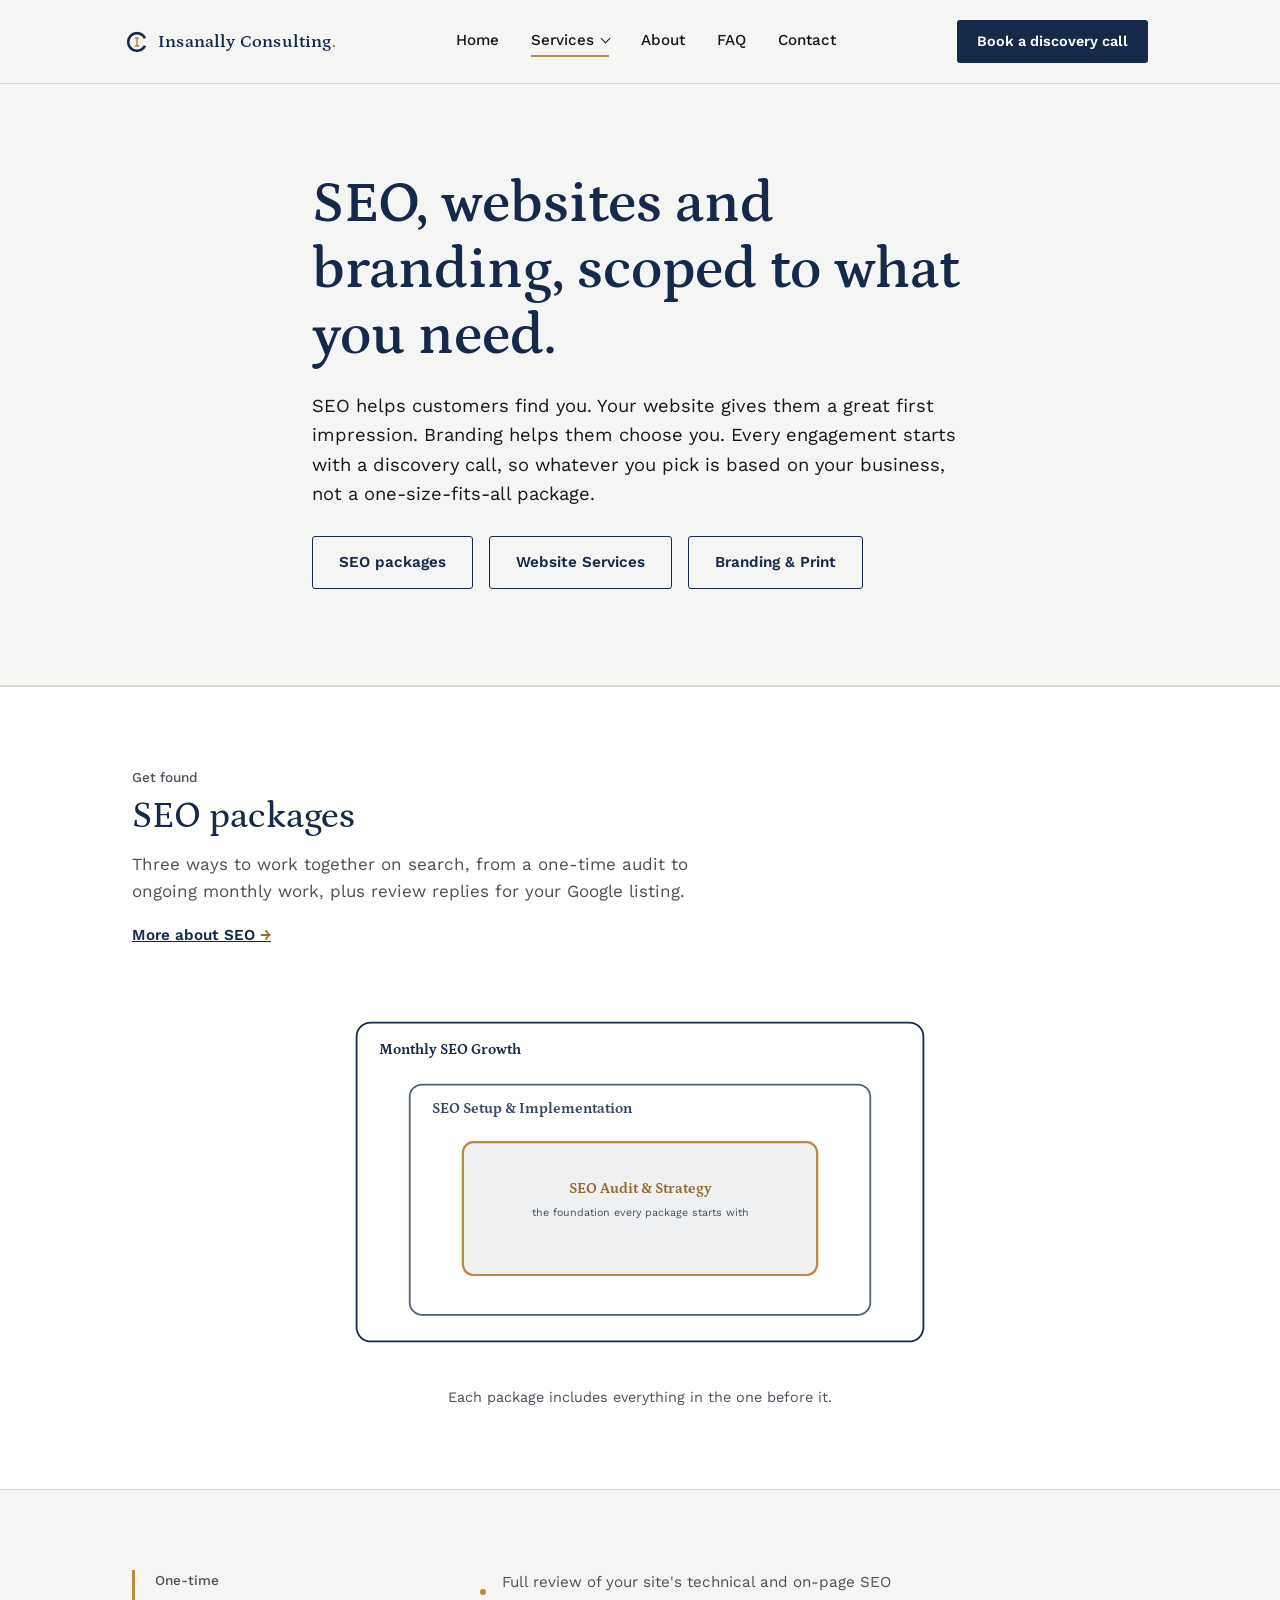
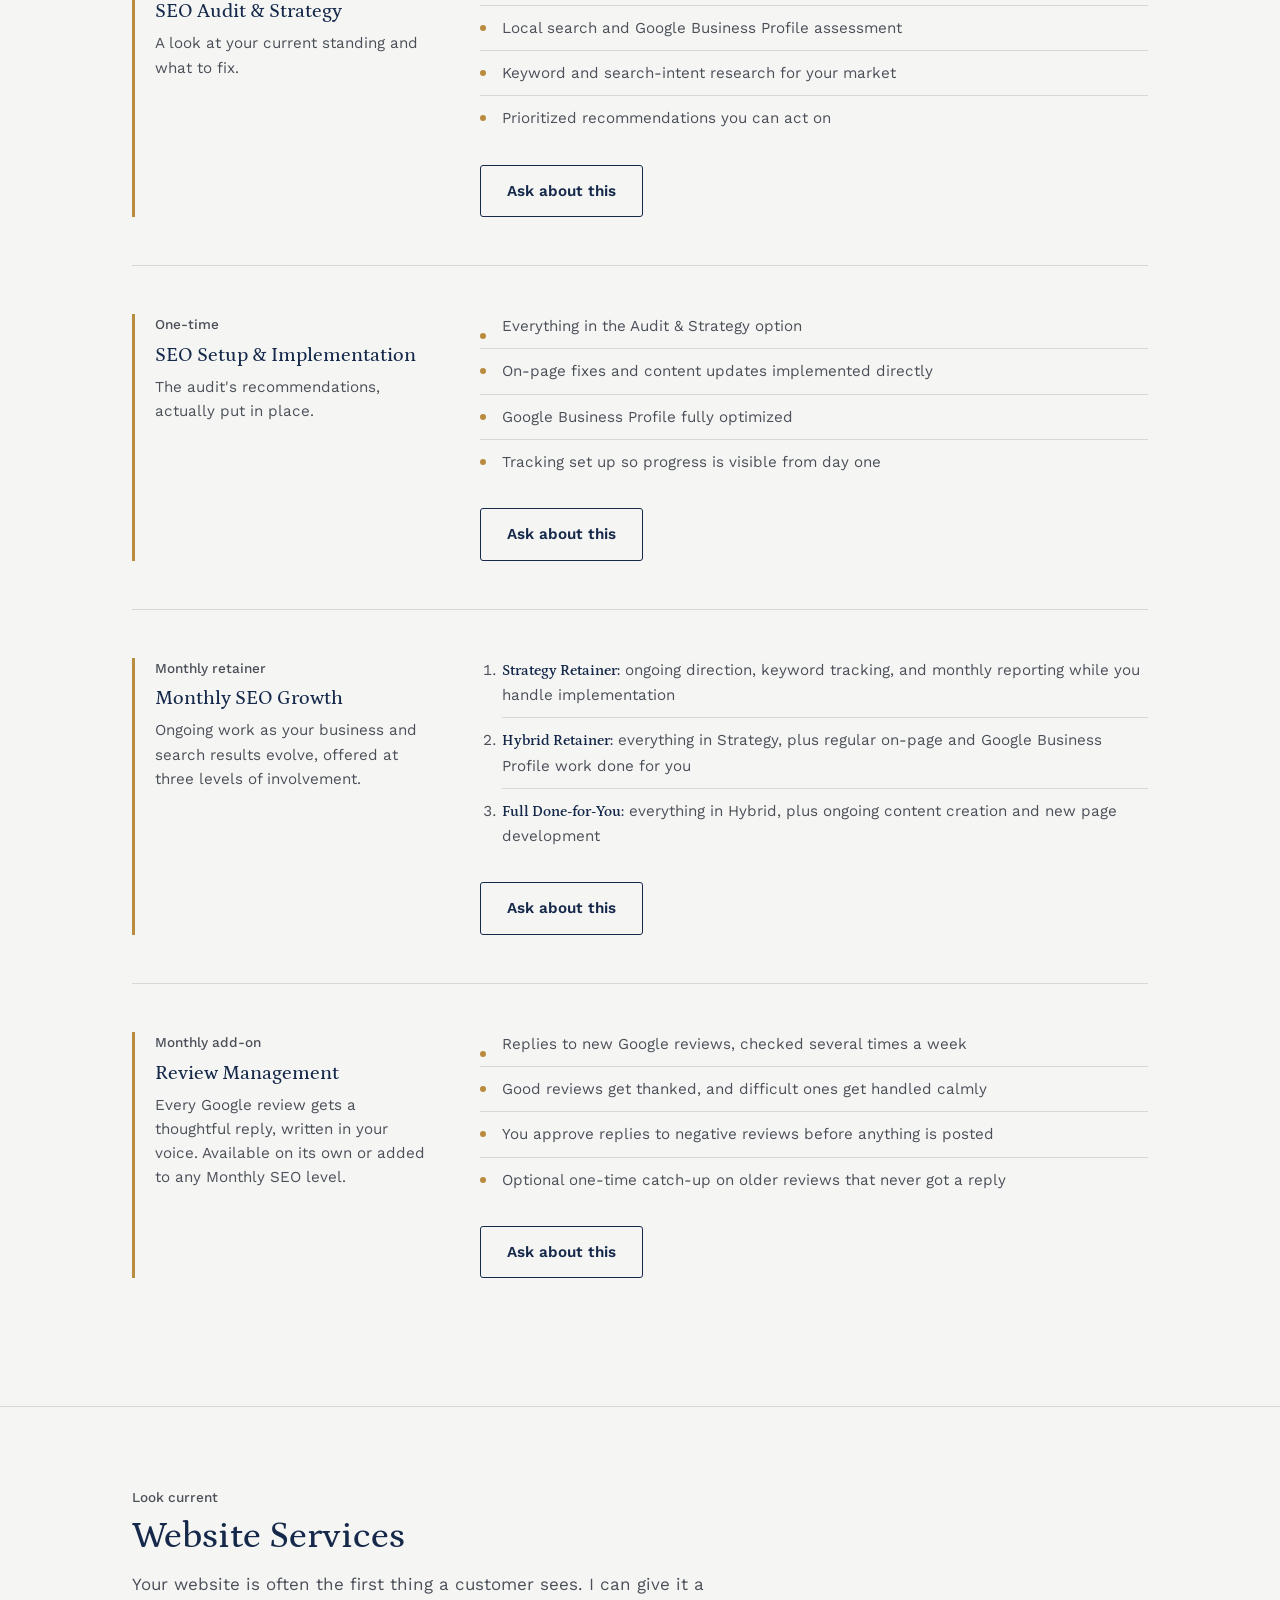
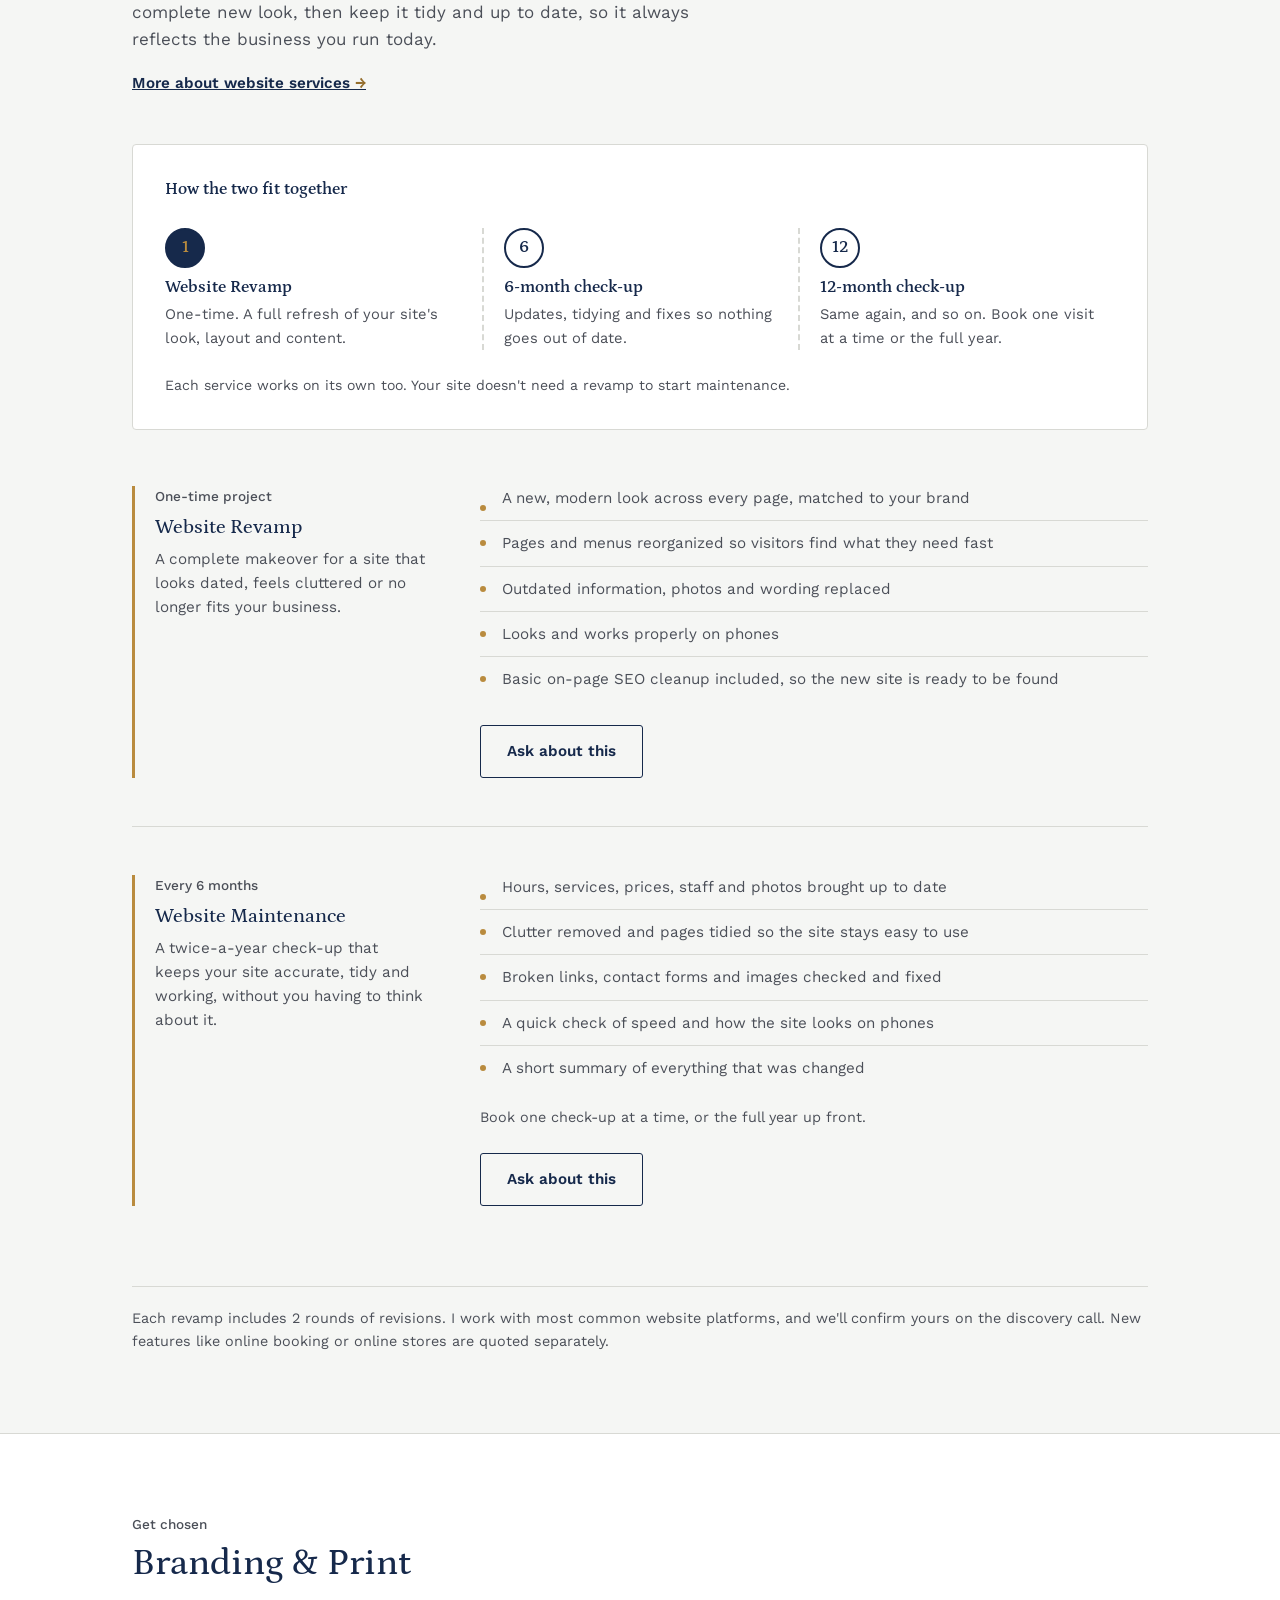
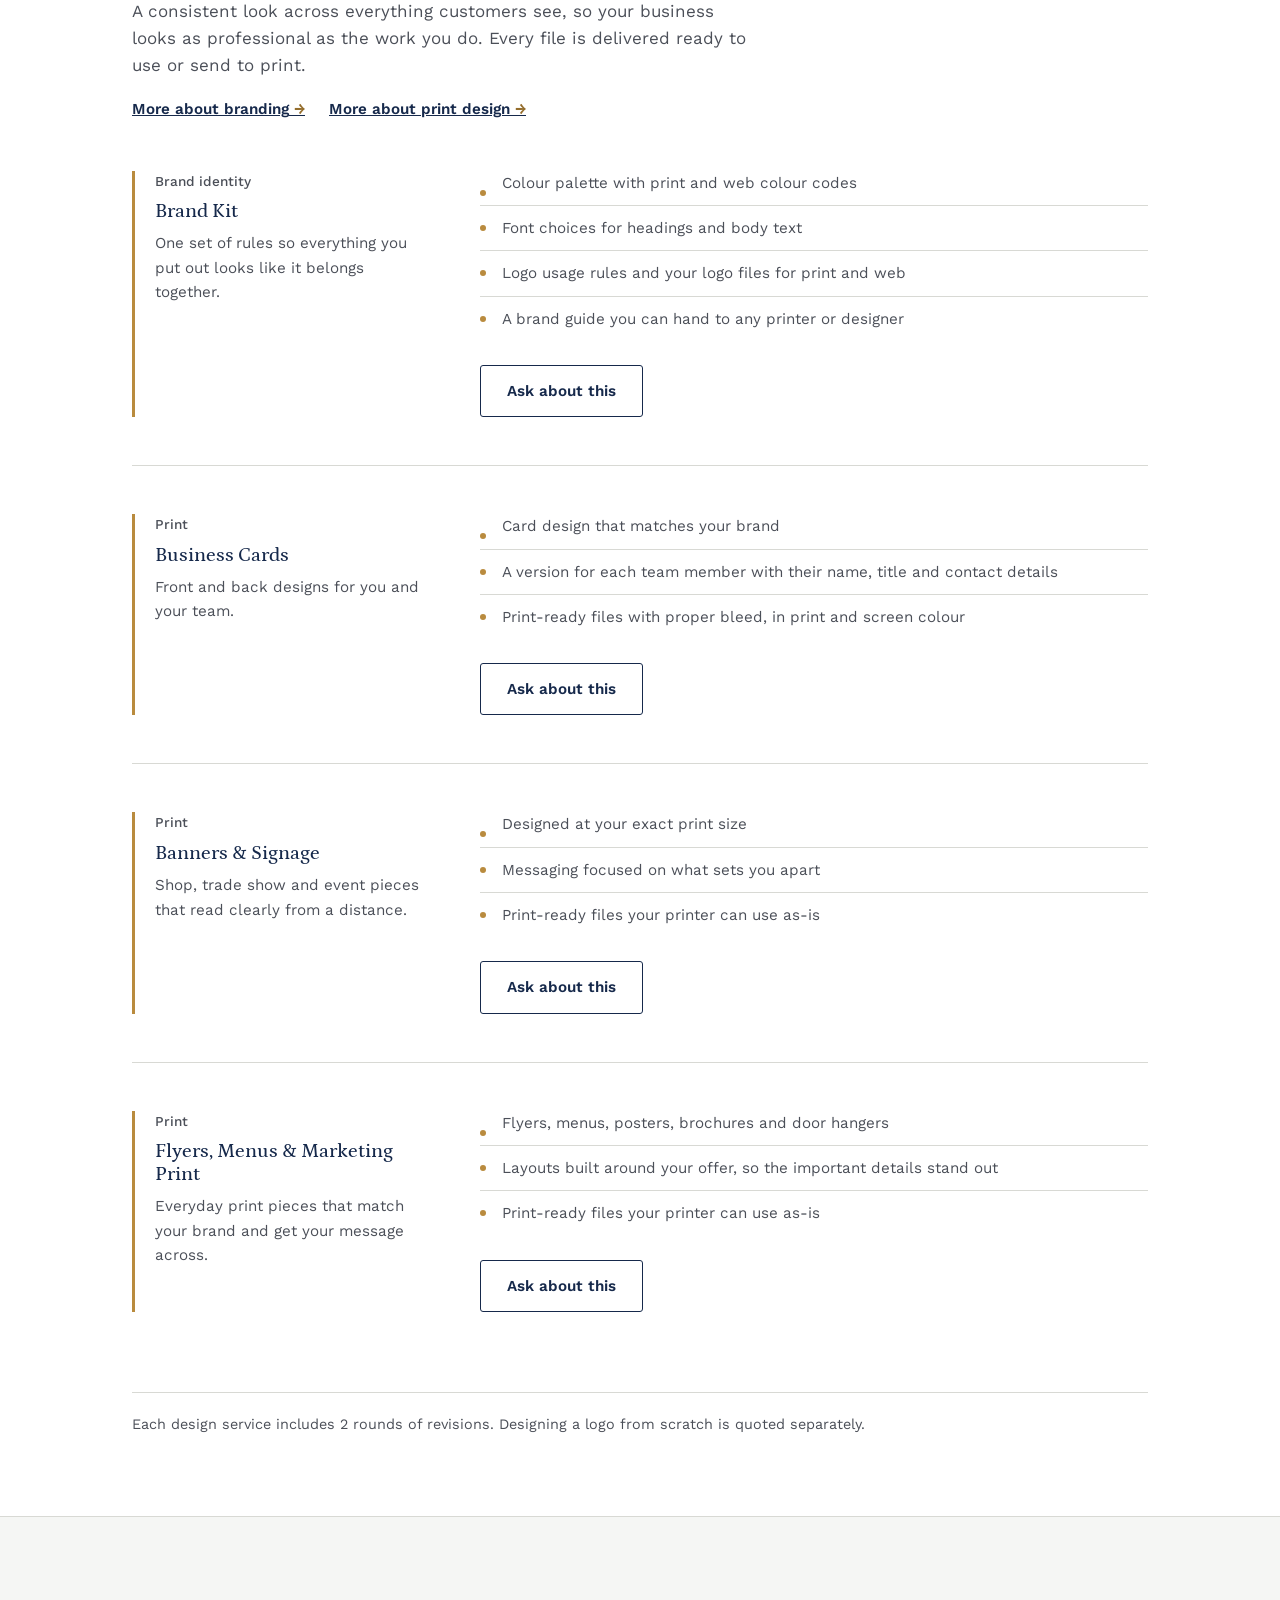
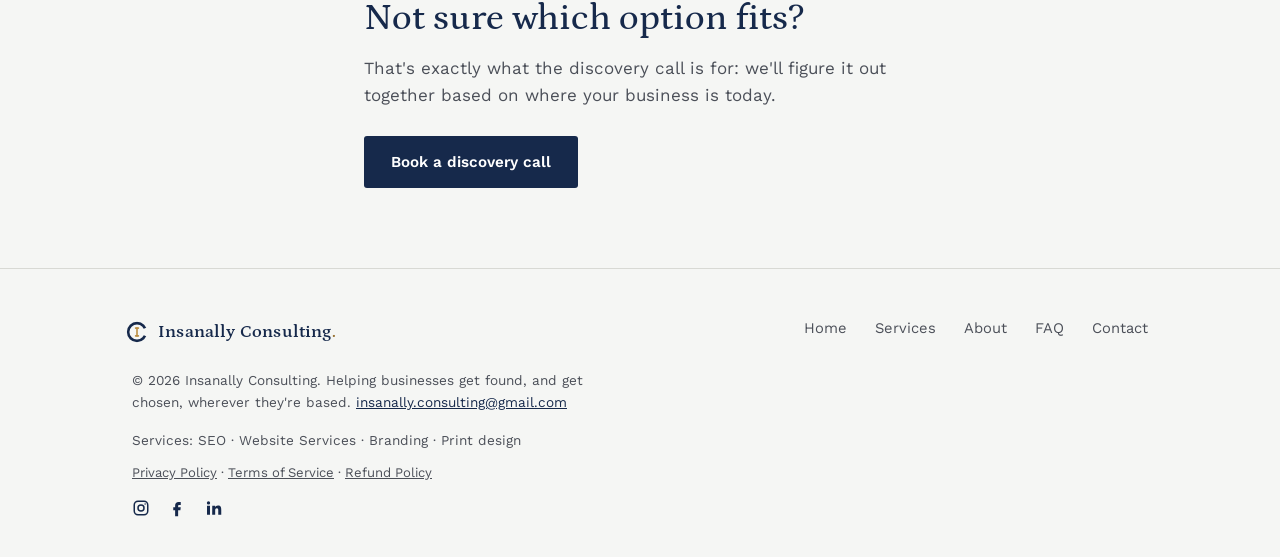
<file: services.html>
<!DOCTYPE html>
<html lang="en">
<head>
<!-- Google tag (gtag.js) -->
<script async src="https://www.googletagmanager.com/gtag/js?id=G-95DKKEPVF5"></script>
<script>
  window.dataLayer = window.dataLayer || [];
  function gtag(){dataLayer.push(arguments);}
  gtag('js', new Date());

  gtag('config', 'G-95DKKEPVF5');
</script>

<meta charset="UTF-8">
<meta name="viewport" content="width=device-width, initial-scale=1.0">
<title>SEO, Website &amp; Branding Services | Insanally Consulting</title>
<meta name="description" content="SEO packages, website revamps and maintenance, and branding and print design: brand kits, business cards, banners, flyers and menus, for businesses in the GTA and beyond.">
<link rel="canonical" href="https://www.insanallyconsulting.com/services">
<meta name="robots" content="index, follow">
<meta property="og:type" content="website">
<meta property="og:site_name" content="Insanally Consulting">
<meta property="og:title" content="SEO, Website &amp; Branding Services | Insanally Consulting">
<meta property="og:description" content="SEO packages, website revamps and maintenance, and branding and print design: brand kits, business cards, banners, flyers and menus, for businesses in the GTA and beyond.">
<meta property="og:url" content="https://www.insanallyconsulting.com/services">
<meta property="og:image" content="https://www.insanallyconsulting.com/og-image.png">
<meta name="twitter:card" content="summary_large_image">
<meta name="twitter:title" content="SEO, Website &amp; Branding Services">
<meta name="twitter:description" content="SEO packages, website revamps and maintenance, plus brand kits, business cards, banners, flyers and menus.">
<meta name="twitter:image" content="https://www.insanallyconsulting.com/og-image.png">
<link rel="icon" href="favicon.svg" type="image/svg+xml">
<link rel="stylesheet" href="styles.css?v=20261128">
<script type="application/ld+json">
{
  "@context": "https://schema.org",
  "@type": "Service",
  "serviceType": "SEO, Website and Branding",
  "provider": {
    "@type": "ProfessionalService",
    "name": "Insanally Consulting",
    "url": "https://www.insanallyconsulting.com/"
  },
  "areaServed": {
    "@type": "Place",
    "name": "Greater Toronto Area, Ontario, Canada"
  },
  "hasOfferCatalog": {
    "@type": "OfferCatalog",
    "name": "SEO, Website and Branding Services",
    "itemListElement": [
      { "@type": "Offer", "itemOffered": { "@type": "Service", "name": "SEO Audit & Strategy" } },
      { "@type": "Offer", "itemOffered": { "@type": "Service", "name": "SEO Setup & Implementation" } },
      { "@type": "Offer", "itemOffered": { "@type": "Service", "name": "Monthly SEO Growth" } },
      { "@type": "Offer", "itemOffered": { "@type": "Service", "name": "Website Revamp" } },
      { "@type": "Offer", "itemOffered": { "@type": "Service", "name": "Website Maintenance" } },
      { "@type": "Offer", "itemOffered": { "@type": "Service", "name": "Brand Kit" } },
      { "@type": "Offer", "itemOffered": { "@type": "Service", "name": "Business Card Design" } },
      { "@type": "Offer", "itemOffered": { "@type": "Service", "name": "Banner and Signage Design" } },
      { "@type": "Offer", "itemOffered": { "@type": "Service", "name": "Flyer, Menu and Marketing Print Design" } },
      { "@type": "Offer", "itemOffered": { "@type": "Service", "name": "Google Review Management" } }
    ]
  }
}
</script>
</head>
<body>

<header class="site">
  <div class="nav">
    <a href="/" class="brand"><span class="brand-mark" aria-hidden="true"><svg viewBox="0 0 100 100" width="26" height="26"><defs><mask id="rg-services1"><rect width="100" height="100" fill="white"/><polygon points="50,50 91,31 91,69" fill="black"/></mask></defs><circle cx="50" cy="50" r="34" fill="none" stroke="#16294B" stroke-width="10" mask="url(#rg-services1)"/><rect x="42" y="32" width="16" height="6" fill="#B98B3E"/><rect x="47" y="32" width="6" height="36" fill="#B98B3E"/><rect x="42" y="62" width="16" height="6" fill="#B98B3E"/></svg></span>Insanally Consulting<span>.</span></a>
    <ul class="nav-links" id="nav-links">
      <li><a href="/">Home</a></li>
      <li class="has-sub"><button type="button" class="sub-toggle is-current" aria-expanded="false" aria-controls="sub-services">Services</button><ul class="sub-menu" id="sub-services"><li><a href="/services" aria-current="page">All services</a></li><li><a href="/seo">SEO <span class="sub-note">(Search Engine Optimization)</span></a></li><li><a href="/website-services">Website Services</a></li><li><a href="/branding">Branding</a></li><li><a href="/print-design">Print design</a></li></ul></li>
      <li><a href="/about">About</a></li>
      <li><a href="/faq">FAQ</a></li>
      <li><a href="/contact">Contact</a></li>
    </ul>
    <a href="/contact" class="nav-cta">Book a discovery call</a>
    <button class="nav-toggle" id="nav-toggle" aria-expanded="false" aria-controls="nav-links" aria-label="Open menu">
      <span></span><span></span><span></span>
    </button>
  </div>
</header>

<section class="hero about-hero">
  <div class="wrap">
    <div class="hero-copy">
      <h1>SEO, websites and branding, scoped to what you need.</h1>
      <p class="lede">SEO helps customers find you. Your website gives them a great first impression. Branding helps them choose you. Every engagement starts with a discovery call, so whatever you pick is based on your business, not a one-size-fits-all package.</p>
      <div class="hero-actions">
        <a href="#seo" class="btn btn-ghost">SEO packages</a>
        <a href="#website" class="btn btn-ghost">Website Services</a>
        <a href="#branding" class="btn btn-ghost">Branding &amp; Print</a>
      </div>
    </div>
  </div>
</section>

<section class="alt" id="seo">
  <div class="wrap">
    <div class="section-head">
      <span class="service-kind">Get found</span>
      <h2>SEO packages</h2>
      <p>Three ways to work together on search, from a one-time audit to ongoing monthly work, plus review replies for your Google listing.</p>
      <p><a href="/seo" class="offer-link">More about SEO</a></p>
    </div>
    <div class="nested-packages">
      <svg viewBox="0 0 700 420" role="img" aria-labelledby="nestedTitle nestedDesc">
        <title id="nestedTitle">How the three packages build on each other</title>
        <desc id="nestedDesc">Three concentric rectangles showing that SEO Setup and Implementation includes everything in SEO Audit and Strategy, and Monthly SEO Growth includes everything in both.</desc>
        <rect x="30" y="30" width="640" height="360" rx="16" fill="none" stroke="#16294B" stroke-width="2"/>
        <text x="55" y="65" class="nested-label">Monthly SEO Growth</text>
        <rect x="90" y="100" width="520" height="260" rx="14" fill="none" stroke="#16294B" stroke-width="2" opacity="0.75"/>
        <text x="115" y="132" class="nested-label" opacity="0.85">SEO Setup &amp; Implementation</text>
        <rect x="150" y="165" width="400" height="150" rx="12" fill="#16294B" opacity="0.07"/>
        <rect x="150" y="165" width="400" height="150" rx="12" fill="none" stroke="#B98B3E" stroke-width="2.5"/>
        <text x="350" y="222" text-anchor="middle" class="nested-label nested-label--core">SEO Audit &amp; Strategy</text>
        <text x="350" y="248" text-anchor="middle" class="nested-caption">the foundation every package starts with</text>
      </svg>
      <p class="nested-footnote">Each package includes everything in the one before it.</p>
    </div>
  </div>
</section>

<section>
  <div class="wrap">
    <div class="service-list">

      <div class="service-row">
        <div class="service-label">
          <span class="service-kind">One-time</span>
          <h3>SEO Audit &amp; Strategy</h3>
          <p>A look at your current standing and what to fix.</p>
        </div>
        <div class="service-detail">
          <ul>
            <li>Full review of your site's technical and on-page SEO</li>
            <li>Local search and Google Business Profile assessment</li>
            <li>Keyword and search-intent research for your market</li>
            <li>Prioritized recommendations you can act on</li>
          </ul>
          <a href="/contact" class="btn btn-ghost">Ask about this</a>
        </div>
      </div>

      <div class="service-row">
        <div class="service-label">
          <span class="service-kind">One-time</span>
          <h3>SEO Setup &amp; Implementation</h3>
          <p>The audit's recommendations, actually put in place.</p>
        </div>
        <div class="service-detail">
          <ul>
            <li>Everything in the Audit &amp; Strategy option</li>
            <li>On-page fixes and content updates implemented directly</li>
            <li>Google Business Profile fully optimized</li>
            <li>Tracking set up so progress is visible from day one</li>
          </ul>
          <a href="/contact" class="btn btn-ghost">Ask about this</a>
        </div>
      </div>

      <div class="service-row">
        <div class="service-label">
          <span class="service-kind">Monthly retainer</span>
          <h3>Monthly SEO Growth</h3>
          <p>Ongoing work as your business and search results evolve, offered at three levels of involvement.</p>
        </div>
        <div class="service-detail">
          <ol class="tier-list">
            <li><strong>Strategy Retainer:</strong> ongoing direction, keyword tracking, and monthly reporting while you handle implementation</li>
            <li><strong>Hybrid Retainer:</strong> everything in Strategy, plus regular on-page and Google Business Profile work done for you</li>
            <li><strong>Full Done-for-You:</strong> everything in Hybrid, plus ongoing content creation and new page development</li>
          </ol>
          <a href="/contact" class="btn btn-ghost">Ask about this</a>
        </div>
      </div>

      <div class="service-row">
        <div class="service-label">
          <span class="service-kind">Monthly add-on</span>
          <h3>Review Management</h3>
          <p>Every Google review gets a thoughtful reply, written in your voice. Available on its own or added to any Monthly SEO level.</p>
        </div>
        <div class="service-detail">
          <ul>
            <li>Replies to new Google reviews, checked several times a week</li>
            <li>Good reviews get thanked, and difficult ones get handled calmly</li>
            <li>You approve replies to negative reviews before anything is posted</li>
            <li>Optional one-time catch-up on older reviews that never got a reply</li>
          </ul>
          <a href="/contact" class="btn btn-ghost">Ask about this</a>
        </div>
      </div>

    </div>
  </div>
</section>

<section class="section-divided" id="website">
  <div class="wrap">
    <div class="section-head">
      <span class="service-kind">Look current</span>
      <h2>Website Services</h2>
      <p>Your website is often the first thing a customer sees. I can give it a complete new look, then keep it tidy and up to date, so it always reflects the business you run today.</p>
      <p><a href="/website-services" class="offer-link">More about website services</a></p>
    </div>

    <div class="cycle">
      <p class="cycle-title">How the two fit together</p>
      <ol class="cycle-steps">
        <li>
          <span class="cycle-marker cycle-marker--solid" aria-hidden="true">1</span>
          <h3>Website Revamp</h3>
          <p>One-time. A full refresh of your site's look, layout and content.</p>
        </li>
        <li>
          <span class="cycle-marker" aria-hidden="true">6</span>
          <h3>6-month check-up</h3>
          <p>Updates, tidying and fixes so nothing goes out of date.</p>
        </li>
        <li>
          <span class="cycle-marker" aria-hidden="true">12</span>
          <h3>12-month check-up</h3>
          <p>Same again, and so on. Book one visit at a time or the full year.</p>
        </li>
      </ol>
      <p class="cycle-note">Each service works on its own too. Your site doesn't need a revamp to start maintenance.</p>
    </div>

    <div class="service-list">

      <div class="service-row">
        <div class="service-label">
          <span class="service-kind">One-time project</span>
          <h3>Website Revamp</h3>
          <p>A complete makeover for a site that looks dated, feels cluttered or no longer fits your business.</p>
        </div>
        <div class="service-detail">
          <ul>
            <li>A new, modern look across every page, matched to your brand</li>
            <li>Pages and menus reorganized so visitors find what they need fast</li>
            <li>Outdated information, photos and wording replaced</li>
            <li>Looks and works properly on phones</li>
            <li>Basic on-page SEO cleanup included, so the new site is ready to be found</li>
          </ul>
          <a href="/contact" class="btn btn-ghost">Ask about this</a>
        </div>
      </div>

      <div class="service-row">
        <div class="service-label">
          <span class="service-kind">Every 6 months</span>
          <h3>Website Maintenance</h3>
          <p>A twice-a-year check-up that keeps your site accurate, tidy and working, without you having to think about it.</p>
        </div>
        <div class="service-detail">
          <ul>
            <li>Hours, services, prices, staff and photos brought up to date</li>
            <li>Clutter removed and pages tidied so the site stays easy to use</li>
            <li>Broken links, contact forms and images checked and fixed</li>
            <li>A quick check of speed and how the site looks on phones</li>
            <li>A short summary of everything that was changed</li>
          </ul>
          <p class="service-aside">Book one check-up at a time, or the full year up front.</p>
          <a href="/contact" class="btn btn-ghost">Ask about this</a>
        </div>
      </div>

    </div>
    <p class="branding-note">Each revamp includes 2 rounds of revisions. I work with most common website platforms, and we'll confirm yours on the discovery call. New features like online booking or online stores are quoted separately.</p>
  </div>
</section>

<section class="alt" id="branding">
  <div class="wrap">
    <div class="section-head">
      <span class="service-kind">Get chosen</span>
      <h2>Branding &amp; Print</h2>
      <p>A consistent look across everything customers see, so your business looks as professional as the work you do. Every file is delivered ready to use or send to print.</p>
      <p><a href="/branding" class="offer-link">More about branding</a> &nbsp;&nbsp; <a href="/print-design" class="offer-link">More about print design</a></p>
    </div>
    <div class="service-list">

      <div class="service-row">
        <div class="service-label">
          <span class="service-kind">Brand identity</span>
          <h3>Brand Kit</h3>
          <p>One set of rules so everything you put out looks like it belongs together.</p>
        </div>
        <div class="service-detail">
          <ul>
            <li>Colour palette with print and web colour codes</li>
            <li>Font choices for headings and body text</li>
            <li>Logo usage rules and your logo files for print and web</li>
            <li>A brand guide you can hand to any printer or designer</li>
          </ul>
          <a href="/contact" class="btn btn-ghost">Ask about this</a>
        </div>
      </div>

      <div class="service-row">
        <div class="service-label">
          <span class="service-kind">Print</span>
          <h3>Business Cards</h3>
          <p>Front and back designs for you and your team.</p>
        </div>
        <div class="service-detail">
          <ul>
            <li>Card design that matches your brand</li>
            <li>A version for each team member with their name, title and contact details</li>
            <li>Print-ready files with proper bleed, in print and screen colour</li>
          </ul>
          <a href="/contact" class="btn btn-ghost">Ask about this</a>
        </div>
      </div>

      <div class="service-row">
        <div class="service-label">
          <span class="service-kind">Print</span>
          <h3>Banners &amp; Signage</h3>
          <p>Shop, trade show and event pieces that read clearly from a distance.</p>
        </div>
        <div class="service-detail">
          <ul>
            <li>Designed at your exact print size</li>
            <li>Messaging focused on what sets you apart</li>
            <li>Print-ready files your printer can use as-is</li>
          </ul>
          <a href="/contact" class="btn btn-ghost">Ask about this</a>
        </div>
      </div>

      <div class="service-row">
        <div class="service-label">
          <span class="service-kind">Print</span>
          <h3>Flyers, Menus &amp; Marketing Print</h3>
          <p>Everyday print pieces that match your brand and get your message across.</p>
        </div>
        <div class="service-detail">
          <ul>
            <li>Flyers, menus, posters, brochures and door hangers</li>
            <li>Layouts built around your offer, so the important details stand out</li>
            <li>Print-ready files your printer can use as-is</li>
          </ul>
          <a href="/contact" class="btn btn-ghost">Ask about this</a>
        </div>
      </div>


    </div>
    <p class="branding-note">Each design service includes 2 rounds of revisions. Designing a logo from scratch is quoted separately.</p>
  </div>
</section>

<section>
  <div class="wrap closing-note">
    <h2>Not sure which option fits?</h2>
    <p>That's exactly what the discovery call is for: we'll figure it out together based on where your business is today.</p>
    <a href="/contact" class="btn btn-primary">Book a discovery call</a>
  </div>
</section>

<footer class="site">
  <div class="wrap">
    <div class="footer-grid">
      <a href="/" class="brand"><span class="brand-mark" aria-hidden="true"><svg viewBox="0 0 100 100" width="26" height="26"><defs><mask id="rg-services2"><rect width="100" height="100" fill="white"/><polygon points="50,50 91,31 91,69" fill="black"/></mask></defs><circle cx="50" cy="50" r="34" fill="none" stroke="#16294B" stroke-width="10" mask="url(#rg-services2)"/><rect x="42" y="32" width="16" height="6" fill="#B98B3E"/><rect x="47" y="32" width="6" height="36" fill="#B98B3E"/><rect x="42" y="62" width="16" height="6" fill="#B98B3E"/></svg></span>Insanally Consulting<span>.</span></a>
      <nav>
        <a href="/">Home</a>
        <a href="/services">Services</a>
        <a href="/about">About</a>
        <a href="/faq">FAQ</a>
        <a href="/contact">Contact</a>
      </nav>
    </div>
    <p class="footer-note">© 2026 Insanally Consulting. Helping businesses get found, and get chosen, wherever they're based. <a href="mailto:insanally.consulting@gmail.com">insanally.consulting@gmail.com</a></p>
    <p class="footer-services">Services: <a href="/seo">SEO</a> · <a href="/website-services">Website Services</a> · <a href="/branding">Branding</a> · <a href="/print-design">Print design</a></p>
    <p class="footer-legal"><a href="/privacy">Privacy Policy</a> · <a href="/terms">Terms of Service</a> · <a href="/refund-policy">Refund Policy</a></p>
    <p class="footer-social" style="display: flex; gap: 18px; align-items: center; margin: 16px 0 0;"><a href="https://www.instagram.com/insanallyconsulting" target="_blank" rel="noopener" aria-label="Insanally Consulting on Instagram" style="color: var(--navy); display: inline-flex;"><svg viewBox="0 0 24 24" width="18" height="18" fill="none" stroke="currentColor" stroke-width="2"><rect x="3" y="3" width="18" height="18" rx="5"/><circle cx="12" cy="12" r="4"/><circle cx="17.5" cy="6.5" r="1" fill="currentColor" stroke="none"/></svg></a><a href="https://www.facebook.com/profile.php?id=61596483255152" target="_blank" rel="noopener" aria-label="Insanally Consulting on Facebook" style="color: var(--navy); display: inline-flex;"><svg viewBox="0 0 24 24" width="18" height="18" fill="currentColor"><path d="M14 8h3V4h-3c-2.8 0-4.5 1.8-4.5 4.6V11H7v4h2.5v8h4v-8h3l.5-4h-3.5V9c0-.6.4-1 1-1z"/></svg></a><a href="https://www.linkedin.com/company/insanally-consulting" target="_blank" rel="noopener" aria-label="Insanally Consulting on LinkedIn" style="color: var(--navy); display: inline-flex;"><svg viewBox="0 0 24 24" width="18" height="18" fill="currentColor"><path d="M4 9h4v12H4zM6 3a2.2 2.2 0 1 1 0 4.4A2.2 2.2 0 0 1 6 3zm5 6h3.8v1.7h.1c.5-1 1.8-2 3.7-2 4 0 4.4 2.6 4.4 6V21h-4v-5.6c0-1.4 0-3.1-1.9-3.1s-2.2 1.5-2.2 3V21h-4z"/></svg></a></p>
    </div>
</footer>

<script src="nav.js?v=20261128"></script>
</body>
</html>
</file>
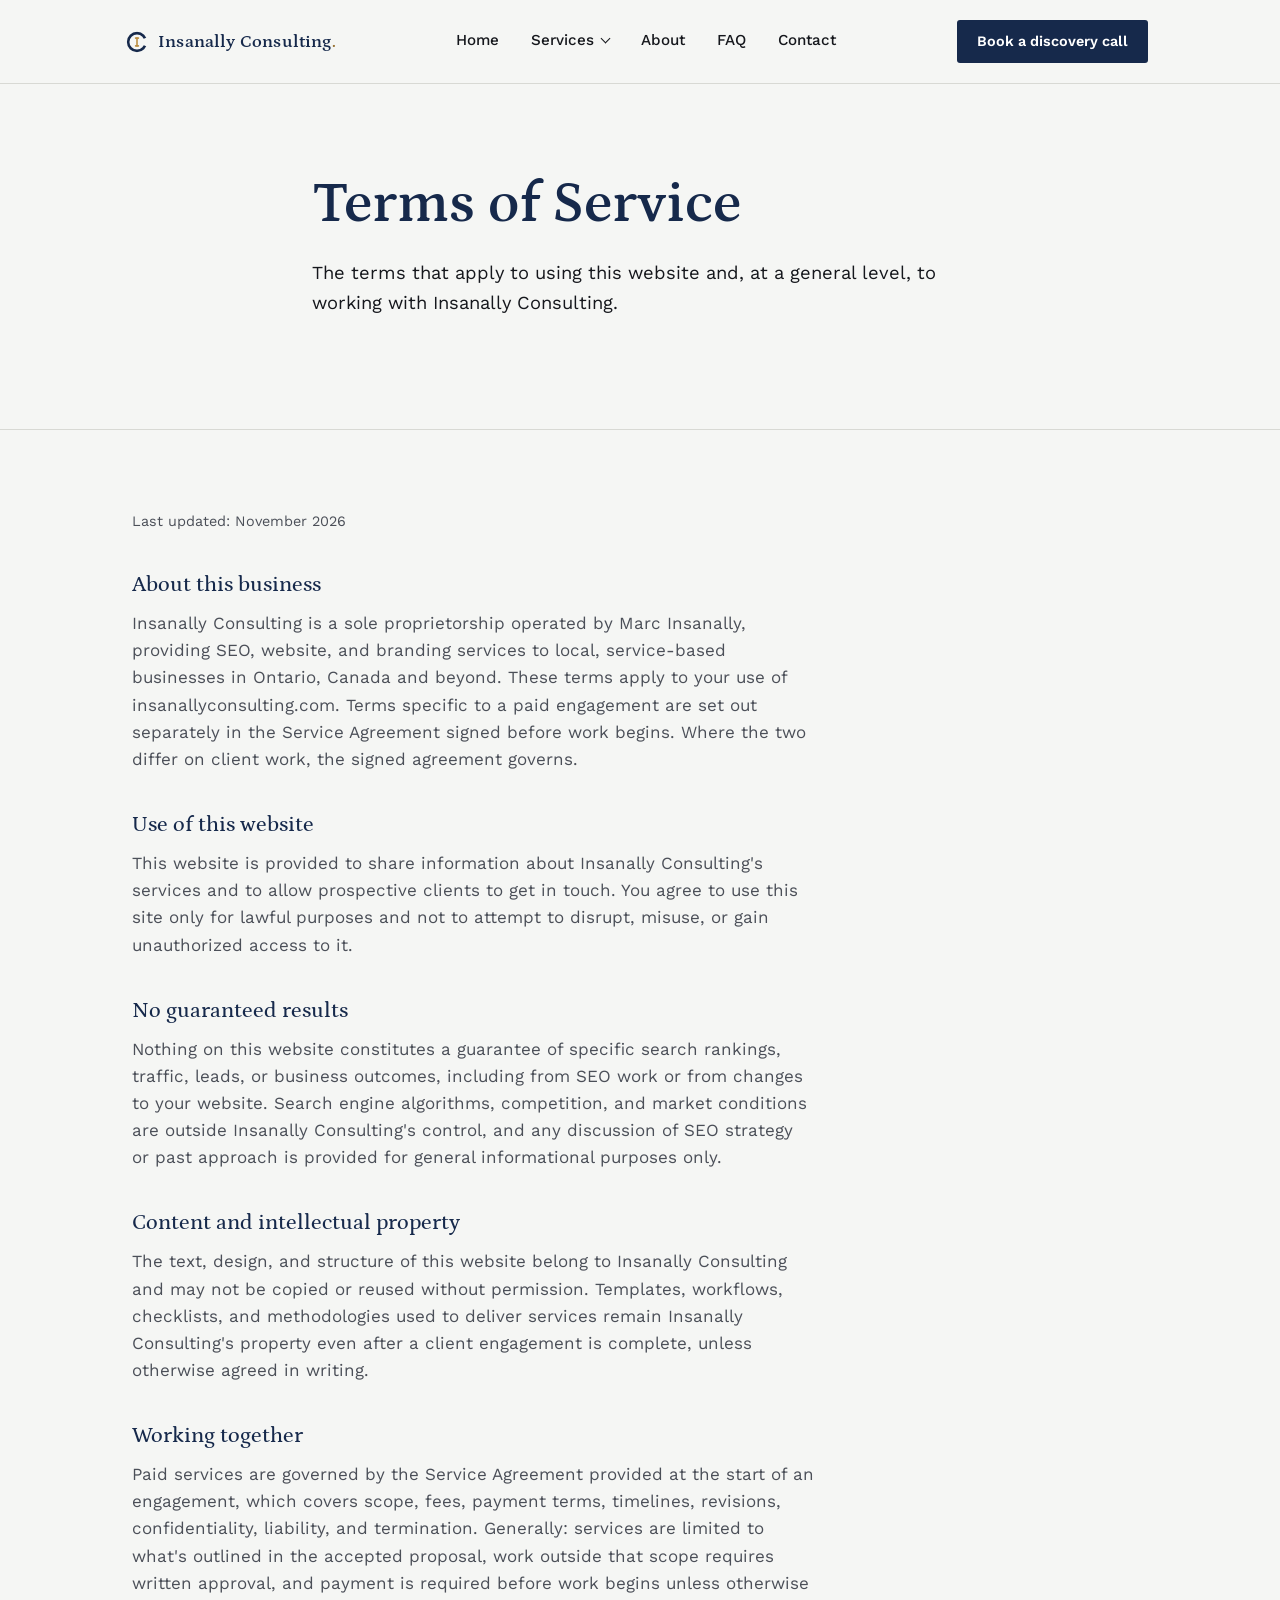
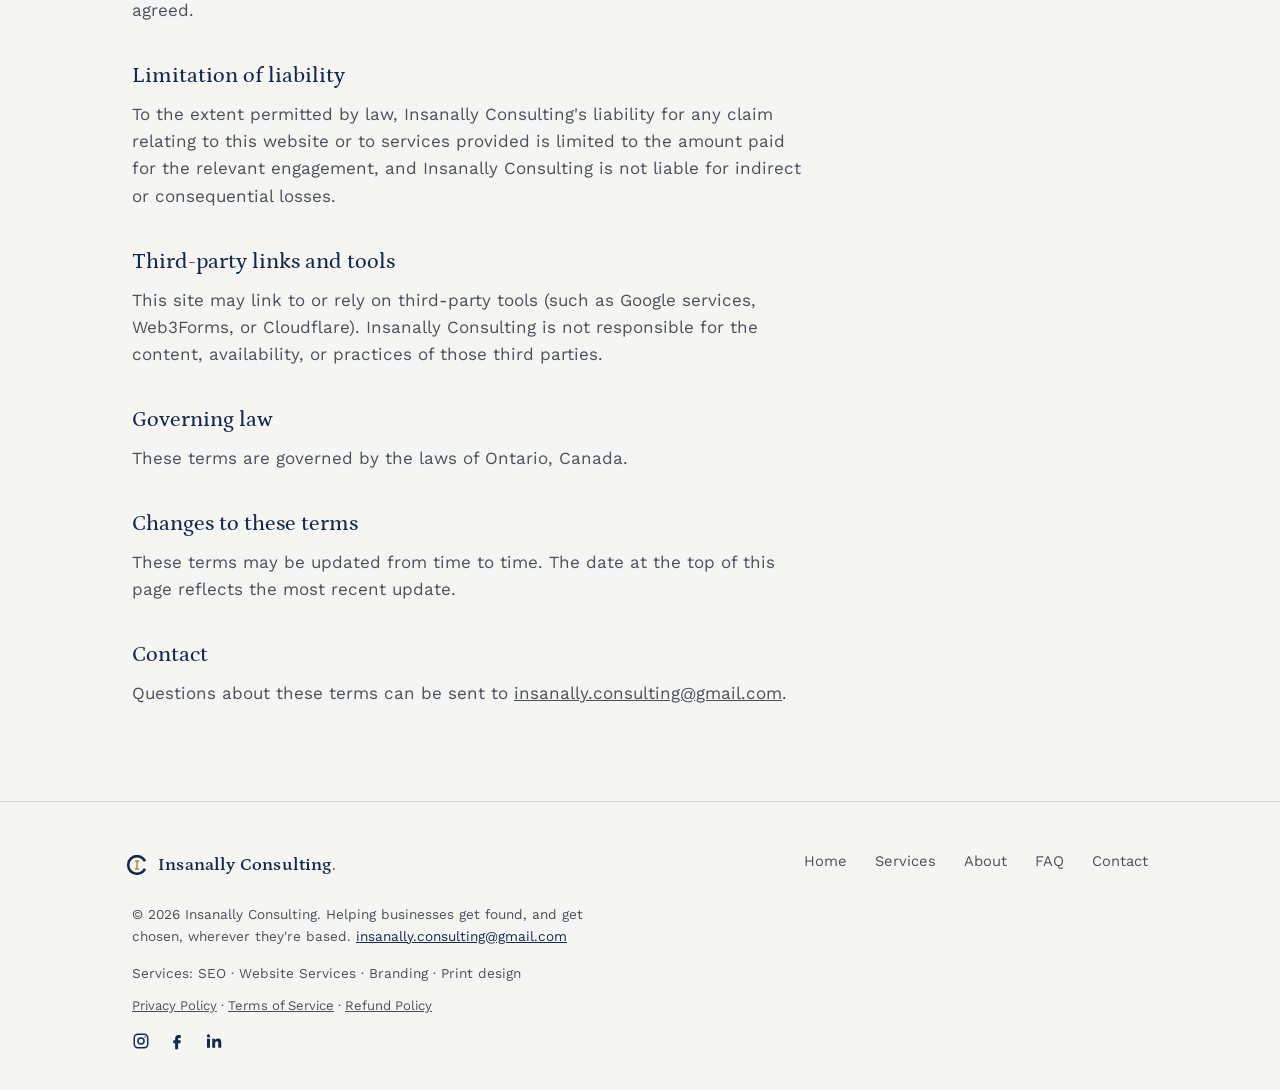
<file: terms.html>
<!DOCTYPE html>
<html lang="en">
<head>
<!-- Google tag (gtag.js) -->
<script async src="https://www.googletagmanager.com/gtag/js?id=G-95DKKEPVF5"></script>
<script>
  window.dataLayer = window.dataLayer || [];
  function gtag(){dataLayer.push(arguments);}
  gtag('js', new Date());

  gtag('config', 'G-95DKKEPVF5');
</script>

<meta charset="UTF-8">
<meta name="viewport" content="width=device-width, initial-scale=1.0">
<title>Terms of Service | Insanally Consulting</title>
<meta name="description" content="Terms governing the use of this website and of Insanally Consulting's SEO, website and branding services.">
<link rel="canonical" href="https://www.insanallyconsulting.com/terms">
<meta name="robots" content="index, follow">
<meta property="og:type" content="website">
<meta property="og:site_name" content="Insanally Consulting">
<meta property="og:title" content="Terms of Service | Insanally Consulting">
<meta property="og:description" content="Terms governing the use of this website and of Insanally Consulting's SEO, website and branding services.">
<meta property="og:url" content="https://www.insanallyconsulting.com/terms">
<meta property="og:image" content="https://www.insanallyconsulting.com/og-image.png">
<meta name="twitter:card" content="summary_large_image">
<meta name="twitter:title" content="Terms of Service | Insanally Consulting">
<meta name="twitter:description" content="Terms governing the use of this website and of Insanally Consulting's SEO, website and branding services.">
<meta name="twitter:image" content="https://www.insanallyconsulting.com/og-image.png">
<link rel="icon" href="favicon.svg" type="image/svg+xml">
<link rel="stylesheet" href="styles.css?v=20261128">
</head>
<body>

<header class="site">
  <div class="nav">
    <a href="/" class="brand"><span class="brand-mark" aria-hidden="true"><svg viewBox="0 0 100 100" width="26" height="26"><defs><mask id="rg-terms1"><rect width="100" height="100" fill="white"/><polygon points="50,50 91,31 91,69" fill="black"/></mask></defs><circle cx="50" cy="50" r="34" fill="none" stroke="#16294B" stroke-width="10" mask="url(#rg-terms1)"/><rect x="42" y="32" width="16" height="6" fill="#B98B3E"/><rect x="47" y="32" width="6" height="36" fill="#B98B3E"/><rect x="42" y="62" width="16" height="6" fill="#B98B3E"/></svg></span>Insanally Consulting<span>.</span></a>
    <ul class="nav-links" id="nav-links">
      <li><a href="/">Home</a></li>
      <li class="has-sub"><button type="button" class="sub-toggle" aria-expanded="false" aria-controls="sub-services">Services</button><ul class="sub-menu" id="sub-services"><li><a href="/services">All services</a></li><li><a href="/seo">SEO <span class="sub-note">(Search Engine Optimization)</span></a></li><li><a href="/website-services">Website Services</a></li><li><a href="/branding">Branding</a></li><li><a href="/print-design">Print design</a></li></ul></li>
      <li><a href="/about">About</a></li>
      <li><a href="/faq">FAQ</a></li>
      <li><a href="/contact">Contact</a></li>
    </ul>
    <a href="/contact" class="nav-cta">Book a discovery call</a>
    <button class="nav-toggle" id="nav-toggle" aria-expanded="false" aria-controls="nav-links" aria-label="Open menu">
      <span></span><span></span><span></span>
    </button>
  </div>
</header>

<section class="hero about-hero">
  <div class="wrap">
    <div class="hero-copy">
      <h1>Terms of Service</h1>
      <p class="lede">The terms that apply to using this website and, at a general level, to working with Insanally Consulting.</p>
    </div>
  </div>
</section>

<section>
  <div class="wrap">
    <div class="legal-content">
      <p class="legal-updated">Last updated: November 2026</p>

      <h2>About this business</h2>
      <p>Insanally Consulting is a sole proprietorship operated by Marc Insanally, providing SEO, website, and branding services to local, service-based businesses in Ontario, Canada and beyond. These terms apply to your use of insanallyconsulting.com. Terms specific to a paid engagement are set out separately in the Service Agreement signed before work begins. Where the two differ on client work, the signed agreement governs.</p>

      <h2>Use of this website</h2>
      <p>This website is provided to share information about Insanally Consulting's services and to allow prospective clients to get in touch. You agree to use this site only for lawful purposes and not to attempt to disrupt, misuse, or gain unauthorized access to it.</p>

      <h2>No guaranteed results</h2>
      <p>Nothing on this website constitutes a guarantee of specific search rankings, traffic, leads, or business outcomes, including from SEO work or from changes to your website. Search engine algorithms, competition, and market conditions are outside Insanally Consulting's control, and any discussion of SEO strategy or past approach is provided for general informational purposes only.</p>

      <h2>Content and intellectual property</h2>
      <p>The text, design, and structure of this website belong to Insanally Consulting and may not be copied or reused without permission. Templates, workflows, checklists, and methodologies used to deliver services remain Insanally Consulting's property even after a client engagement is complete, unless otherwise agreed in writing.</p>

      <h2>Working together</h2>
      <p>Paid services are governed by the Service Agreement provided at the start of an engagement, which covers scope, fees, payment terms, timelines, revisions, confidentiality, liability, and termination. Generally: services are limited to what's outlined in the accepted proposal, work outside that scope requires written approval, and payment is required before work begins unless otherwise agreed.</p>

      <h2>Limitation of liability</h2>
      <p>To the extent permitted by law, Insanally Consulting's liability for any claim relating to this website or to services provided is limited to the amount paid for the relevant engagement, and Insanally Consulting is not liable for indirect or consequential losses.</p>

      <h2>Third-party links and tools</h2>
      <p>This site may link to or rely on third-party tools (such as Google services, Web3Forms, or Cloudflare). Insanally Consulting is not responsible for the content, availability, or practices of those third parties.</p>

      <h2>Governing law</h2>
      <p>These terms are governed by the laws of Ontario, Canada.</p>

      <h2>Changes to these terms</h2>
      <p>These terms may be updated from time to time. The date at the top of this page reflects the most recent update.</p>

      <h2>Contact</h2>
      <p>Questions about these terms can be sent to <a href="mailto:insanally.consulting@gmail.com">insanally.consulting@gmail.com</a>.</p>
    </div>
  </div>
</section>

<footer class="site">
  <div class="wrap">
    <div class="footer-grid">
      <a href="/" class="brand"><span class="brand-mark" aria-hidden="true"><svg viewBox="0 0 100 100" width="26" height="26"><defs><mask id="rg-terms2"><rect width="100" height="100" fill="white"/><polygon points="50,50 91,31 91,69" fill="black"/></mask></defs><circle cx="50" cy="50" r="34" fill="none" stroke="#16294B" stroke-width="10" mask="url(#rg-terms2)"/><rect x="42" y="32" width="16" height="6" fill="#B98B3E"/><rect x="47" y="32" width="6" height="36" fill="#B98B3E"/><rect x="42" y="62" width="16" height="6" fill="#B98B3E"/></svg></span>Insanally Consulting<span>.</span></a>
      <nav>
        <a href="/">Home</a>
        <a href="/services">Services</a>
        <a href="/about">About</a>
        <a href="/faq">FAQ</a>
        <a href="/contact">Contact</a>
      </nav>
    </div>
    <p class="footer-note">© 2026 Insanally Consulting. Helping businesses get found, and get chosen, wherever they're based. <a href="mailto:insanally.consulting@gmail.com">insanally.consulting@gmail.com</a></p>
    <p class="footer-services">Services: <a href="/seo">SEO</a> · <a href="/website-services">Website Services</a> · <a href="/branding">Branding</a> · <a href="/print-design">Print design</a></p>
    <p class="footer-legal"><a href="/privacy">Privacy Policy</a> · <a href="/terms">Terms of Service</a> · <a href="/refund-policy">Refund Policy</a></p>
    <p class="footer-social" style="display: flex; gap: 18px; align-items: center; margin: 16px 0 0;"><a href="https://www.instagram.com/insanallyconsulting" target="_blank" rel="noopener" aria-label="Insanally Consulting on Instagram" style="color: var(--navy); display: inline-flex;"><svg viewBox="0 0 24 24" width="18" height="18" fill="none" stroke="currentColor" stroke-width="2"><rect x="3" y="3" width="18" height="18" rx="5"/><circle cx="12" cy="12" r="4"/><circle cx="17.5" cy="6.5" r="1" fill="currentColor" stroke="none"/></svg></a><a href="https://www.facebook.com/profile.php?id=61596483255152" target="_blank" rel="noopener" aria-label="Insanally Consulting on Facebook" style="color: var(--navy); display: inline-flex;"><svg viewBox="0 0 24 24" width="18" height="18" fill="currentColor"><path d="M14 8h3V4h-3c-2.8 0-4.5 1.8-4.5 4.6V11H7v4h2.5v8h4v-8h3l.5-4h-3.5V9c0-.6.4-1 1-1z"/></svg></a><a href="https://www.linkedin.com/company/insanally-consulting" target="_blank" rel="noopener" aria-label="Insanally Consulting on LinkedIn" style="color: var(--navy); display: inline-flex;"><svg viewBox="0 0 24 24" width="18" height="18" fill="currentColor"><path d="M4 9h4v12H4zM6 3a2.2 2.2 0 1 1 0 4.4A2.2 2.2 0 0 1 6 3zm5 6h3.8v1.7h.1c.5-1 1.8-2 3.7-2 4 0 4.4 2.6 4.4 6V21h-4v-5.6c0-1.4 0-3.1-1.9-3.1s-2.2 1.5-2.2 3V21h-4z"/></svg></a></p>
  </div>
</footer>

<script src="nav.js?v=20261128"></script>
</body>
</html>
</file>
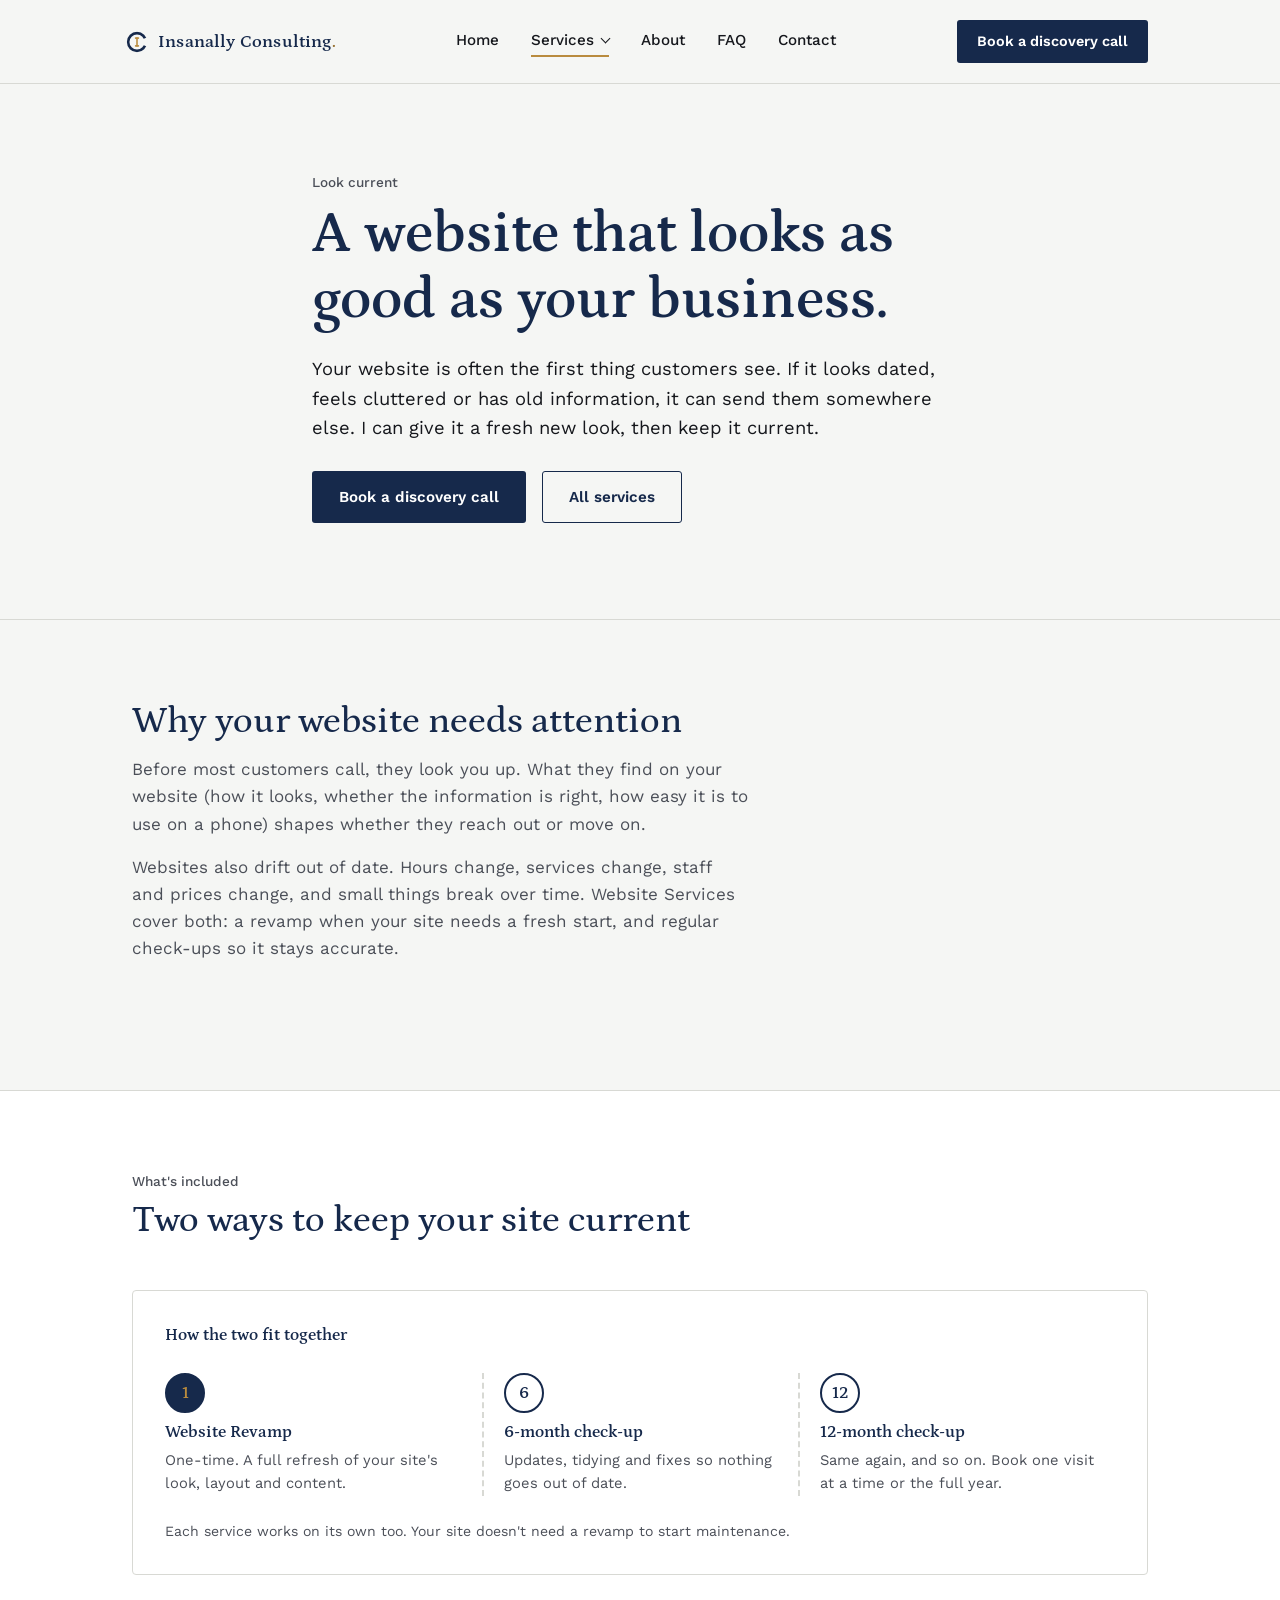
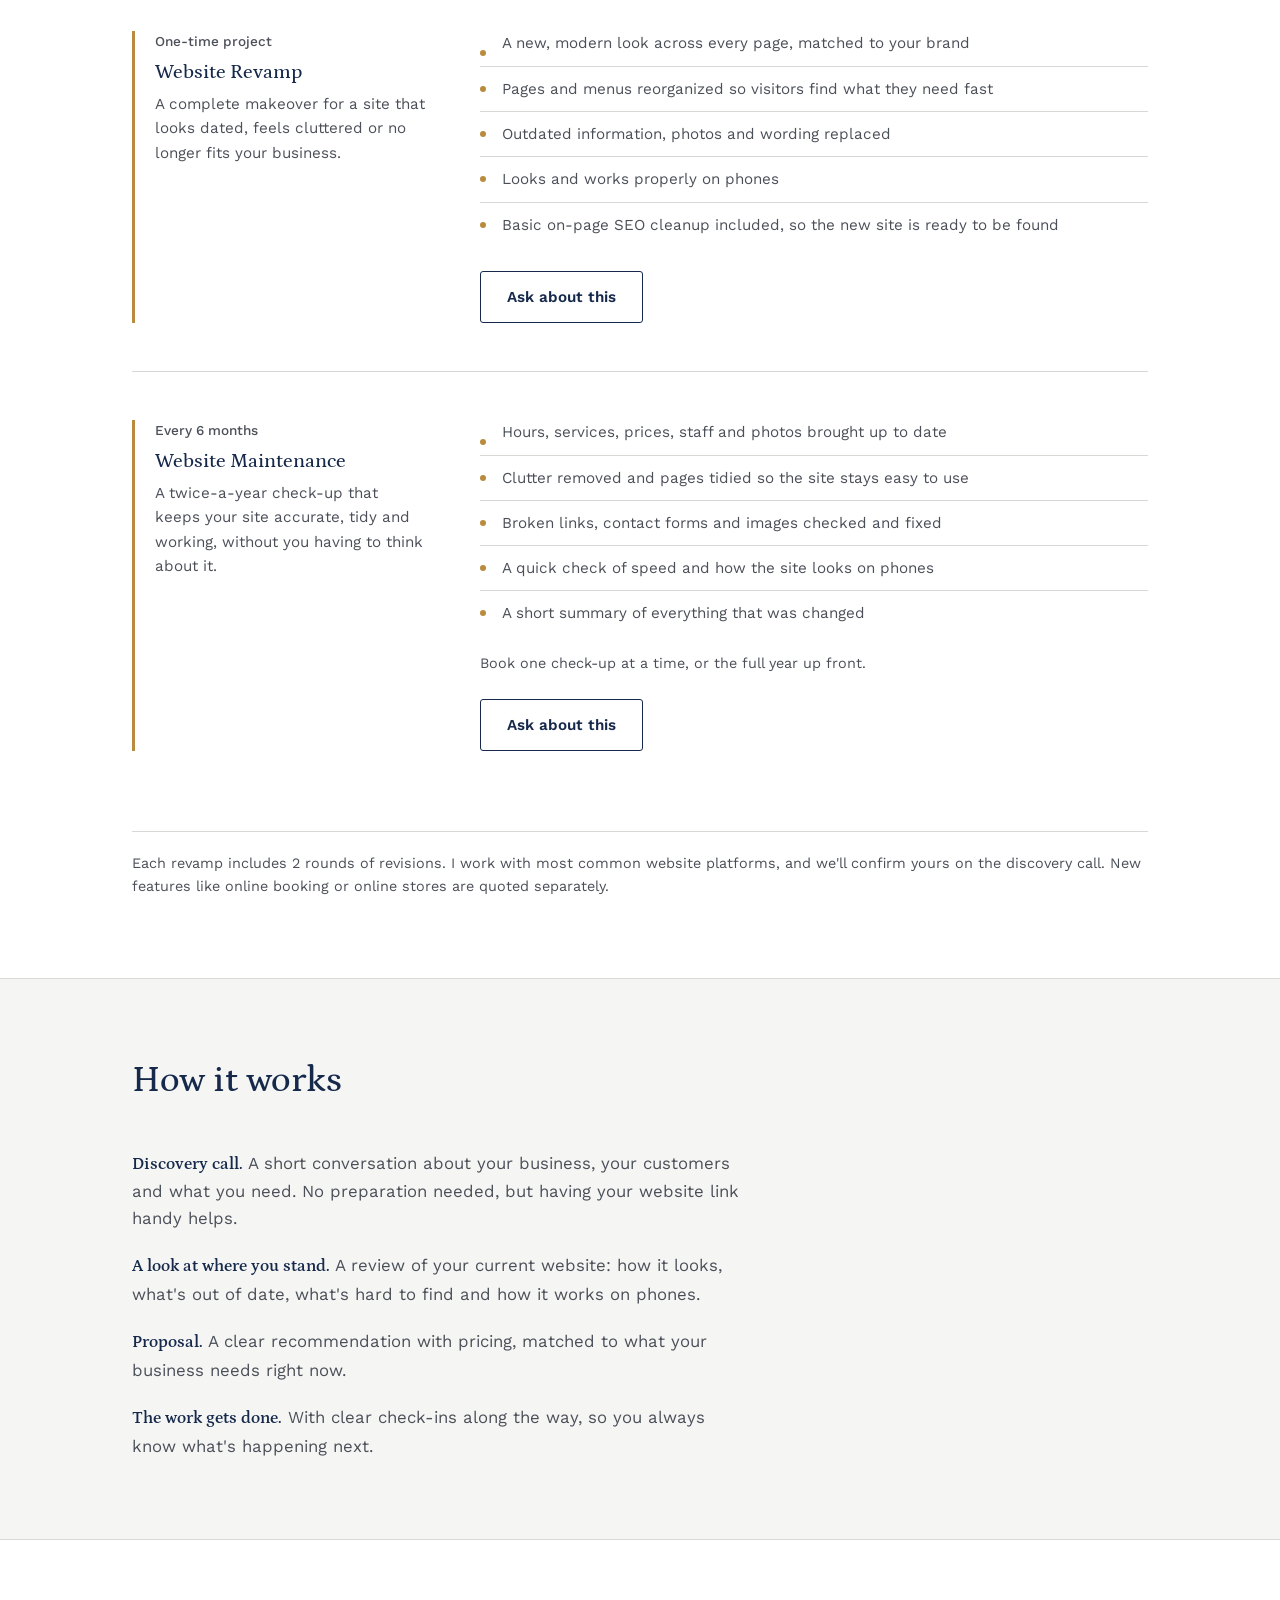
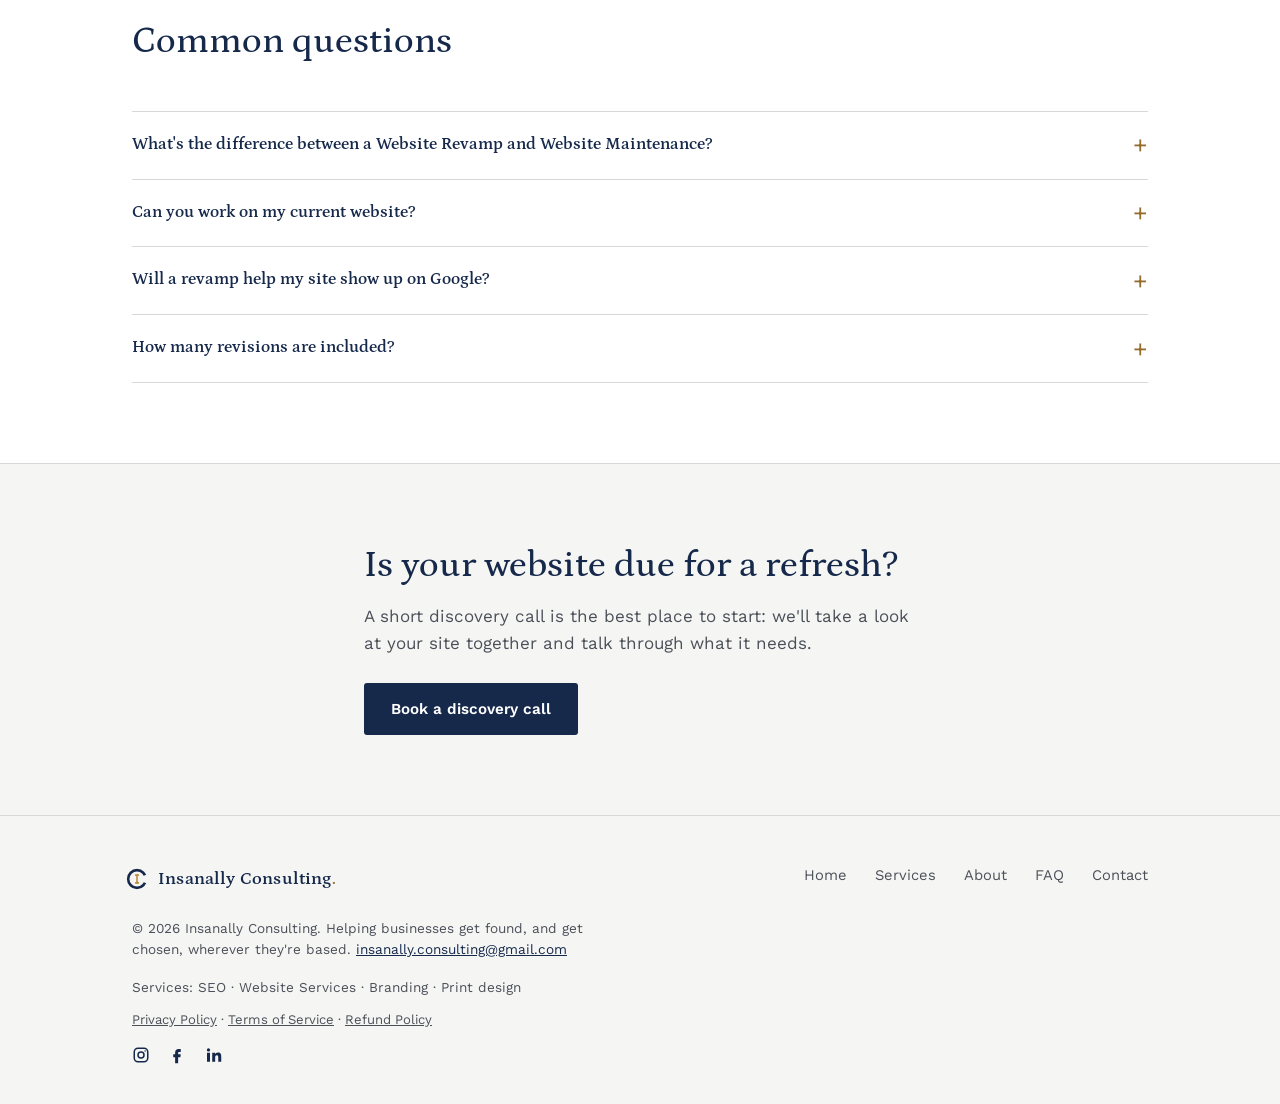
<file: website-services.html>
<!DOCTYPE html>
<html lang="en">
<head>
<!-- Google tag (gtag.js) -->
<script async src="https://www.googletagmanager.com/gtag/js?id=G-95DKKEPVF5"></script>
<script>
  window.dataLayer = window.dataLayer || [];
  function gtag(){dataLayer.push(arguments);}
  gtag('js', new Date());

  gtag('config', 'G-95DKKEPVF5');
</script>

<meta charset="UTF-8">
<meta name="viewport" content="width=device-width, initial-scale=1.0">
<title>Website Revamp &amp; Maintenance for Small Businesses | Insanally Consulting</title>
<meta name="description" content="Website revamps that give your site a fresh, modern look, plus maintenance check-ups every 6 months to keep it current. Based in Markham, serving the GTA.">
<link rel="canonical" href="https://www.insanallyconsulting.com/website-services">
<meta name="robots" content="index, follow">
<meta property="og:type" content="website">
<meta property="og:site_name" content="Insanally Consulting">
<meta property="og:title" content="Website Revamp &amp; Maintenance for Small Businesses | Insanally Consulting">
<meta property="og:description" content="Website revamps that give your site a fresh, modern look, plus maintenance check-ups every 6 months to keep it current. Based in Markham, serving the GTA.">
<meta property="og:url" content="https://www.insanallyconsulting.com/website-services">
<meta property="og:image" content="https://www.insanallyconsulting.com/og-image.png">
<meta name="twitter:card" content="summary_large_image">
<meta name="twitter:title" content="Website Revamp &amp; Maintenance | Insanally Consulting">
<meta name="twitter:description" content="Website revamps that give your site a fresh, modern look, plus maintenance check-ups every 6 months to keep it current. Based in Markham, serving the GTA.">
<meta name="twitter:image" content="https://www.insanallyconsulting.com/og-image.png">
<link rel="icon" href="favicon.svg" type="image/svg+xml">
<link rel="stylesheet" href="styles.css?v=20261128">
<script type="application/ld+json">
{
  "@context": "https://schema.org",
  "@type": "Service",
  "serviceType": "Website Services",
  "url": "https://www.insanallyconsulting.com/website-services",
  "provider": {
    "@type": "ProfessionalService",
    "name": "Insanally Consulting",
    "url": "https://www.insanallyconsulting.com/"
  },
  "areaServed": {
    "@type": "Place",
    "name": "Greater Toronto Area, Ontario, Canada"
  },
  "hasOfferCatalog": {
    "@type": "OfferCatalog",
    "name": "Website Services",
    "itemListElement": [
      { "@type": "Offer", "itemOffered": { "@type": "Service", "name": "Website Revamp" } },
      { "@type": "Offer", "itemOffered": { "@type": "Service", "name": "Website Maintenance" } }
    ]
  }
}
</script>
<script type="application/ld+json">
{
  "@context": "https://schema.org",
  "@type": "FAQPage",
  "mainEntity": [
    {
      "@type": "Question",
      "name": "Do you design logos?",
      "acceptedAnswer": {
        "@type": "Answer",
        "text": "Your existing logo can be refined and set up properly as part of a brand kit. Designing a logo from scratch is quoted separately."
      }
    },
    {
      "@type": "Question",
      "name": "I'm a small business. Do I really need a brand kit?",
      "acceptedAnswer": {
        "@type": "Answer",
        "text": "If you have a website, a Google listing, business cards or a sign, you already have a brand. A brand kit just makes sure they all match, which helps customers recognize and trust you."
      }
    },
    {
      "@type": "Question",
      "name": "How many revisions are included?",
      "acceptedAnswer": {
        "@type": "Answer",
        "text": "Each design service includes 2 rounds of revisions."
      }
    },
    {
      "@type": "Question",
      "name": "Can you also design my business cards and signs?",
      "acceptedAnswer": {
        "@type": "Answer",
        "text": "Yes. Business cards, banners and signage, flyers and menus are all available, and they can be designed to match your brand kit. See print design."
      }
    }
  ]
}
</script>
</head>
<body>

<header class="site">
  <div class="nav">
    <a href="/" class="brand"><span class="brand-mark" aria-hidden="true"><svg viewBox="0 0 100 100" width="26" height="26"><defs><mask id="rg-website1"><rect width="100" height="100" fill="white"/><polygon points="50,50 91,31 91,69" fill="black"/></mask></defs><circle cx="50" cy="50" r="34" fill="none" stroke="#16294B" stroke-width="10" mask="url(#rg-website1)"/><rect x="42" y="32" width="16" height="6" fill="#B98B3E"/><rect x="47" y="32" width="6" height="36" fill="#B98B3E"/><rect x="42" y="62" width="16" height="6" fill="#B98B3E"/></svg></span>Insanally Consulting<span>.</span></a>
    <ul class="nav-links" id="nav-links">
      <li><a href="/">Home</a></li>
      <li class="has-sub"><button type="button" class="sub-toggle is-current" aria-expanded="false" aria-controls="sub-services">Services</button><ul class="sub-menu" id="sub-services"><li><a href="/services">All services</a></li><li><a href="/seo">SEO <span class="sub-note">(Search Engine Optimization)</span></a></li><li><a href="/website-services" aria-current="page">Website Services</a></li><li><a href="/branding">Branding</a></li><li><a href="/print-design">Print design</a></li></ul></li>
      <li><a href="/about">About</a></li>
      <li><a href="/faq">FAQ</a></li>
      <li><a href="/contact">Contact</a></li>
    </ul>
    <a href="/contact" class="nav-cta">Book a discovery call</a>
    <button class="nav-toggle" id="nav-toggle" aria-expanded="false" aria-controls="nav-links" aria-label="Open menu">
      <span></span><span></span><span></span>
    </button>
  </div>
</header>

<section class="hero about-hero">
  <div class="wrap">
    <div class="hero-copy">
      <span class="service-kind">Look current</span>
      <h1>A website that looks as good as your business.</h1>
      <p class="lede">Your website is often the first thing customers see. If it looks dated, feels cluttered or has old information, it can send them somewhere else. I can give it a fresh new look, then keep it current.</p>
      <div class="hero-actions">
        <a href="/contact" class="btn btn-primary">Book a discovery call</a>
        <a href="/services" class="btn btn-ghost">All services</a>
      </div>
    </div>
  </div>
</section>

<section>
  <div class="wrap">
    <div class="section-head">
      <h2>Why your website needs attention</h2>
      <p>Before most customers call, they look you up. What they find on your website (how it looks, whether the information is right, how easy it is to use on a phone) shapes whether they reach out or move on.</p>
      <p>Websites also drift out of date. Hours change, services change, staff and prices change, and small things break over time. Website Services cover both: a revamp when your site needs a fresh start, and regular check-ups so it stays accurate.</p>
    </div>
  </div>
</section>

<section class="alt" id="website">
  <div class="wrap">
    <div class="section-head">
      <span class="service-kind">What's included</span>
      <h2>Two ways to keep your site current</h2>
    </div>

    <div class="cycle">
      <p class="cycle-title">How the two fit together</p>
      <ol class="cycle-steps">
        <li>
          <span class="cycle-marker cycle-marker--solid" aria-hidden="true">1</span>
          <h3>Website Revamp</h3>
          <p>One-time. A full refresh of your site's look, layout and content.</p>
        </li>
        <li>
          <span class="cycle-marker" aria-hidden="true">6</span>
          <h3>6-month check-up</h3>
          <p>Updates, tidying and fixes so nothing goes out of date.</p>
        </li>
        <li>
          <span class="cycle-marker" aria-hidden="true">12</span>
          <h3>12-month check-up</h3>
          <p>Same again, and so on. Book one visit at a time or the full year.</p>
        </li>
      </ol>
      <p class="cycle-note">Each service works on its own too. Your site doesn't need a revamp to start maintenance.</p>
    </div>

    <div class="service-list">

      <div class="service-row">
        <div class="service-label">
          <span class="service-kind">One-time project</span>
          <h3>Website Revamp</h3>
          <p>A complete makeover for a site that looks dated, feels cluttered or no longer fits your business.</p>
        </div>
        <div class="service-detail">
          <ul>
            <li>A new, modern look across every page, matched to your brand</li>
            <li>Pages and menus reorganized so visitors find what they need fast</li>
            <li>Outdated information, photos and wording replaced</li>
            <li>Looks and works properly on phones</li>
            <li>Basic on-page SEO cleanup included, so the new site is ready to be found</li>
          </ul>
          <a href="/contact" class="btn btn-ghost">Ask about this</a>
        </div>
      </div>

      <div class="service-row">
        <div class="service-label">
          <span class="service-kind">Every 6 months</span>
          <h3>Website Maintenance</h3>
          <p>A twice-a-year check-up that keeps your site accurate, tidy and working, without you having to think about it.</p>
        </div>
        <div class="service-detail">
          <ul>
            <li>Hours, services, prices, staff and photos brought up to date</li>
            <li>Clutter removed and pages tidied so the site stays easy to use</li>
            <li>Broken links, contact forms and images checked and fixed</li>
            <li>A quick check of speed and how the site looks on phones</li>
            <li>A short summary of everything that was changed</li>
          </ul>
          <p class="service-aside">Book one check-up at a time, or the full year up front.</p>
          <a href="/contact" class="btn btn-ghost">Ask about this</a>
        </div>
      </div>

    </div>
    <p class="branding-note">Each revamp includes 2 rounds of revisions. I work with most common website platforms, and we'll confirm yours on the discovery call. New features like online booking or online stores are quoted separately.</p>
  </div>
</section>

<section>
  <div class="wrap">
    <div class="section-head">
      <h2>How it works</h2>
    </div>
    <div class="trait-list">
      <p><strong>Discovery call.</strong> A short conversation about your business, your customers and what you need. No preparation needed, but having your website link handy helps.</p>
      <p><strong>A look at where you stand.</strong> A review of your current website: how it looks, what's out of date, what's hard to find and how it works on phones.</p>
      <p><strong>Proposal.</strong> A clear recommendation with pricing, matched to what your business needs right now.</p>
      <p><strong>The work gets done.</strong> With clear check-ins along the way, so you always know what's happening next.</p>
    </div>
  </div>
</section>

<section class="alt">
  <div class="wrap">
    <div class="section-head">
      <h2>Common questions</h2>
    </div>
    <div class="faq-list">
      <details class="faq-item">
        <summary>What's the difference between a Website Revamp and Website Maintenance?</summary>
        <p>A Website Revamp is a one-time project that gives your site a complete new look, a cleaner layout and refreshed content. Website Maintenance is a check-up every 6 months that keeps your site accurate, tidy and working. Many businesses start with a revamp and then keep the site current with maintenance, but each service works on its own.</p>
      </details>
      <details class="faq-item">
        <summary>Can you work on my current website?</summary>
        <p>Most likely. I work with most common website platforms, and we'll confirm yours on the discovery call. I'll just need access to your site to make the changes.</p>
      </details>
      <details class="faq-item">
        <summary>Will a revamp help my site show up on Google?</summary>
        <p>A revamp includes basic on-page SEO cleanup, so the new site is set up to be found. Ongoing work to improve your rankings is a separate service. See <a href="/seo">SEO</a>.</p>
      </details>
      <details class="faq-item">
        <summary>How many revisions are included?</summary>
        <p>Each revamp includes 2 rounds of revisions.</p>
      </details>
    </div>
  </div>
</section>

<section>
  <div class="wrap closing-note">
    <h2>Is your website due for a refresh?</h2>
    <p>A short discovery call is the best place to start: we'll take a look at your site together and talk through what it needs.</p>
    <a href="/contact" class="btn btn-primary">Book a discovery call</a>
  </div>
</section>

<footer class="site">
  <div class="wrap">
    <div class="footer-grid">
      <a href="/" class="brand"><span class="brand-mark" aria-hidden="true"><svg viewBox="0 0 100 100" width="26" height="26"><defs><mask id="rg-website2"><rect width="100" height="100" fill="white"/><polygon points="50,50 91,31 91,69" fill="black"/></mask></defs><circle cx="50" cy="50" r="34" fill="none" stroke="#16294B" stroke-width="10" mask="url(#rg-website2)"/><rect x="42" y="32" width="16" height="6" fill="#B98B3E"/><rect x="47" y="32" width="6" height="36" fill="#B98B3E"/><rect x="42" y="62" width="16" height="6" fill="#B98B3E"/></svg></span>Insanally Consulting<span>.</span></a>
      <nav>
        <a href="/">Home</a>
        <a href="/services">Services</a>
        <a href="/about">About</a>
        <a href="/faq">FAQ</a>
        <a href="/contact">Contact</a>
      </nav>
    </div>
    <p class="footer-note">© 2026 Insanally Consulting. Helping businesses get found, and get chosen, wherever they're based. <a href="mailto:insanally.consulting@gmail.com">insanally.consulting@gmail.com</a></p>
    <p class="footer-services">Services: <a href="/seo">SEO</a> · <a href="/website-services">Website Services</a> · <a href="/branding">Branding</a> · <a href="/print-design">Print design</a></p>
    <p class="footer-legal"><a href="/privacy">Privacy Policy</a> · <a href="/terms">Terms of Service</a> · <a href="/refund-policy">Refund Policy</a></p>
    <p class="footer-social" style="display: flex; gap: 18px; align-items: center; margin: 16px 0 0;"><a href="https://www.instagram.com/insanallyconsulting" target="_blank" rel="noopener" aria-label="Insanally Consulting on Instagram" style="color: var(--navy); display: inline-flex;"><svg viewBox="0 0 24 24" width="18" height="18" fill="none" stroke="currentColor" stroke-width="2"><rect x="3" y="3" width="18" height="18" rx="5"/><circle cx="12" cy="12" r="4"/><circle cx="17.5" cy="6.5" r="1" fill="currentColor" stroke="none"/></svg></a><a href="https://www.facebook.com/profile.php?id=61596483255152" target="_blank" rel="noopener" aria-label="Insanally Consulting on Facebook" style="color: var(--navy); display: inline-flex;"><svg viewBox="0 0 24 24" width="18" height="18" fill="currentColor"><path d="M14 8h3V4h-3c-2.8 0-4.5 1.8-4.5 4.6V11H7v4h2.5v8h4v-8h3l.5-4h-3.5V9c0-.6.4-1 1-1z"/></svg></a><a href="https://www.linkedin.com/company/insanally-consulting" target="_blank" rel="noopener" aria-label="Insanally Consulting on LinkedIn" style="color: var(--navy); display: inline-flex;"><svg viewBox="0 0 24 24" width="18" height="18" fill="currentColor"><path d="M4 9h4v12H4zM6 3a2.2 2.2 0 1 1 0 4.4A2.2 2.2 0 0 1 6 3zm5 6h3.8v1.7h.1c.5-1 1.8-2 3.7-2 4 0 4.4 2.6 4.4 6V21h-4v-5.6c0-1.4 0-3.1-1.9-3.1s-2.2 1.5-2.2 3V21h-4z"/></svg></a></p>
    </div>
</footer>

<script src="nav.js?v=20261128"></script>
</body>
</html>
</file>
<file: styles.css>
@import url('https://fonts.googleapis.com/css2?family=Petrona:wght@400;500;600;700&family=Work+Sans:wght@400;500;600&display=swap');

:root {
  --bg: #F5F6F4;
  --paper: #FFFFFF;
  --navy: #16294B;
  --navy-deep: #0D1B33;
  --ink: #15171C;
  --ink-soft: #4B4F58;
  --gold: #B98B3E;
  --gold-text: #946D2C;
  --line: #D8D9D4;
  --max: 1080px;
}

* { box-sizing: border-box; }

html {
  scroll-behavior: smooth;
}

body {
  margin: 0;
  background: var(--bg);
  color: var(--ink);
  font-family: 'Work Sans', sans-serif;
  font-size: 17px;
  line-height: 1.6;
  -webkit-font-smoothing: antialiased;
}

h1, h2, h3 {
  font-family: 'Petrona', serif;
  font-weight: 500;
  color: var(--navy);
  line-height: 1.15;
  margin: 0;
}

h1 { font-size: clamp(2.4rem, 4.5vw, 3.6rem); font-weight: 600; }
h2 { font-size: clamp(1.7rem, 3vw, 2.3rem); }
h3 { font-size: 1.25rem; }

p { margin: 0 0 1rem 0; color: var(--ink-soft); max-width: 62ch; }

a { color: inherit; }

.wrap {
  max-width: var(--max);
  margin: 0 auto;
  padding: 0 32px;
}

/* Header */
header.site {
  position: sticky;
  top: 0;
  z-index: 50;
  background: var(--bg);
  border-bottom: 1px solid var(--line);
}

.nav {
  display: flex;
  align-items: center;
  justify-content: space-between;
  padding: 20px 32px;
  max-width: var(--max);
  margin: 0 auto;
}

.brand {
  font-family: 'Petrona', serif;
  font-weight: 600;
  font-size: 1.15rem;
  color: var(--navy);
  text-decoration: none;
  letter-spacing: 0.01em;
  display: inline-flex;
  align-items: center;
  gap: 8px;
}

.brand span { color: var(--gold-text); margin-left: -8px; }
.brand-mark { display: inline-flex; flex-shrink: 0; }
.brand-mark svg { display: block; }

.nav-links {
  display: flex;
  gap: 32px;
  list-style: none;
  margin: 0;
  padding: 0;
}

.nav-links a {
  text-decoration: none;
  color: var(--ink);
  font-size: 0.95rem;
  font-weight: 500;
  padding-bottom: 3px;
  border-bottom: 2px solid transparent;
  transition: border-color 0.15s ease;
}

.nav-links a:hover,
.nav-links a[aria-current="page"] {
  border-bottom-color: var(--gold);
}

.nav-cta {
  display: inline-block;
  background: var(--navy);
  color: #fff !important;
  padding: 10px 20px;
  border-radius: 3px;
  text-decoration: none;
  font-size: 0.9rem;
  font-weight: 600;
  transition: background 0.15s ease;
}
.nav-cta:hover { background: var(--navy-deep); }

.nav-toggle {
  display: none;
  flex-direction: column;
  justify-content: center;
  gap: 5px;
  width: 32px;
  height: 32px;
  background: none;
  border: none;
  padding: 0;
  cursor: pointer;
}
.nav-toggle span {
  display: block;
  width: 100%;
  height: 2px;
  background: var(--navy);
  border-radius: 2px;
  transition: transform 0.2s ease, opacity 0.2s ease;
}
.nav-toggle[aria-expanded="true"] span:nth-child(1) { transform: translateY(7px) rotate(45deg); }
.nav-toggle[aria-expanded="true"] span:nth-child(2) { opacity: 0; }
.nav-toggle[aria-expanded="true"] span:nth-child(3) { transform: translateY(-7px) rotate(-45deg); }

/* Buttons */
.btn {
  display: inline-block;
  padding: 13px 26px;
  border-radius: 3px;
  font-weight: 600;
  font-size: 0.95rem;
  text-decoration: none;
  border: 1.5px solid transparent;
  cursor: pointer;
}
.btn-primary { background: var(--navy); color: #fff; }
.btn-primary:hover { background: var(--navy-deep); }
.btn-ghost { background: transparent; color: var(--navy); border-color: var(--navy); }
.btn-ghost:hover { background: var(--navy); color: #fff; }

/* Hero */
.hero {
  padding: 88px 0 96px;
  border-bottom: 1px solid var(--line);
}

.hero .wrap {
  display: grid;
  grid-template-columns: 1.15fr 0.85fr;
  gap: 56px;
  align-items: center;
}

.hero-copy h1 { margin-bottom: 20px; }
.hero-copy p.lede {
  font-size: 1.15rem;
  color: var(--ink);
  max-width: 46ch;
}

.hero-actions {
  display: flex;
  gap: 16px;
  margin-top: 28px;
  align-items: center;
  flex-wrap: wrap;
}

.hero-actions .note {
  font-size: 0.88rem;
  color: var(--ink-soft);
}

/* Sections */
section { padding: 80px 0; }
section.alt { background: var(--paper); border-top: 1px solid var(--line); border-bottom: 1px solid var(--line); }

.section-head {
  max-width: 56ch;
  margin-bottom: 48px;
}
.section-head h2 { margin-bottom: 14px; }

/* Flowing trait statements (for non-sequential content) */
.trait-list {
  display: flex;
  flex-direction: column;
  gap: 20px;
  max-width: 640px;
}
.trait-list p { margin: 0; font-size: 1.05rem; }
.trait-list strong {
  font-family: 'Petrona', serif;
  color: var(--navy);
  font-weight: 600;
}

/* Service list (editorial, label + detail) */
.service-list { display: flex; flex-direction: column; }

.service-row {
  display: grid;
  grid-template-columns: 300px 1fr;
  gap: 48px;
  padding: 48px 0;
  border-top: 1px solid var(--line);
}
.service-row:first-child { border-top: none; padding-top: 0; }

.service-label {
  border-left: 3px solid var(--gold);
  padding-left: 20px;
}
.service-kind {
  display: block;
  font-size: 0.85rem;
  color: var(--ink-soft);
  font-weight: 500;
  margin-bottom: 8px;
}
.service-label h3 { margin-bottom: 8px; }
.service-label p { font-size: 0.95rem; margin-bottom: 0; max-width: 30ch; }

.service-detail ul {
  list-style: none;
  margin: 0 0 24px 0;
  padding: 0;
}
.service-detail ul li {
  padding: 10px 0 10px 22px;
  position: relative;
  color: var(--ink-soft);
  border-top: 1px solid var(--line);
  font-size: 0.95rem;
}
.service-detail ul li:first-child { border-top: none; padding-top: 0; }
.service-detail ul li::before {
  content: "";
  position: absolute;
  left: 0;
  top: 19px;
  width: 6px;
  height: 6px;
  background: var(--gold);
  border-radius: 50%;
}

.tier-list {
  margin: 0 0 24px 0;
  padding: 0 0 0 22px;
}
.tier-list li {
  padding: 10px 0;
  color: var(--ink-soft);
  border-top: 1px solid var(--line);
  font-size: 0.95rem;
}
.tier-list li:first-child { border-top: none; padding-top: 0; }
.tier-list li strong { color: var(--navy); font-family: 'Petrona', serif; font-weight: 600; }

/* Process route (connected path, not a repeating card grid) */
.route {
  display: grid;
  grid-template-columns: repeat(4, 1fr);
  grid-template-rows: auto auto auto;
  column-gap: 28px;
  align-items: stretch;
  margin-top: 8px;
}
.route-col { display: contents; }
.route-line {
  grid-column: 1 / -1;
  grid-row: 2;
  align-self: center;
  height: 2px;
  background: var(--line);
}
.route-top {
  grid-row: 1;
  align-self: end;
  display: flex;
  flex-direction: column;
  justify-content: flex-end;
  padding-bottom: 24px;
}
.route-bottom {
  grid-row: 3;
  align-self: start;
  padding-top: 24px;
}
.route-marker-row {
  grid-row: 2;
  display: flex;
  align-items: center;
  justify-content: center;
  padding: 10px 0;
}
.route-marker {
  width: 40px;
  height: 40px;
  border-radius: 50%;
  background: var(--navy);
  color: var(--gold);
  font-family: 'Petrona', serif;
  font-weight: 600;
  font-size: 1.1rem;
  display: flex;
  align-items: center;
  justify-content: center;
}
.route h3 { font-size: 1.05rem; margin-bottom: 6px; }
.route p { font-size: 0.92rem; margin-bottom: 0; }

/* Local strip */
.local-strip {
  background: var(--navy);
  color: #fff;
  padding: 56px 0;
}
.local-strip-inner {
  display: flex;
  align-items: center;
  justify-content: space-between;
  gap: 32px;
  flex-wrap: wrap;
}
.local-strip h2 { color: #fff; margin-bottom: 12px; }
.local-strip p { color: #C8CFDC; max-width: 52ch; margin-bottom: 0; }
.local-strip-btn { flex-shrink: 0; }

/* Footer */
footer.site {
  border-top: 1px solid var(--line);
  padding: 48px 0 40px;
}
.footer-grid {
  display: flex;
  justify-content: space-between;
  align-items: flex-start;
  flex-wrap: wrap;
  gap: 24px;
}
.footer-grid nav {
  display: flex;
  gap: 28px;
}
.footer-grid nav a { text-decoration: none; color: var(--ink-soft); font-size: 0.92rem; }
.footer-grid nav a:hover { color: var(--navy); }
.footer-note { color: var(--ink-soft); font-size: 0.85rem; margin-top: 24px; }
.footer-note a { color: var(--navy); text-decoration: underline; }
.footer-legal { color: var(--ink-soft); font-size: 0.82rem; margin: 10px 0 0; }
.footer-legal a { color: var(--ink-soft); text-decoration: underline; }
.footer-legal a:hover { color: var(--navy); }

/* About page profile hero (distinct from the plain centered subpage hero) */
.hero-profile-wrap {
  display: grid;
  grid-template-columns: 1.2fr 0.8fr;
  gap: 56px;
  align-items: center;
}
.hero-profile .hero-copy p.lede { max-width: 52ch; }
.profile-mark { justify-self: center; }
.profile-mark svg { width: 170px; height: 170px; }

/* About page specifics */
.about-hero .wrap { grid-template-columns: 1fr; max-width: 720px; }
.about-hero p.lede { max-width: 60ch; }

.closing-note { max-width: 56ch; }
.closing-note p { margin: 16px 0 26px; }

.growth-chart { max-width: 680px; margin-top: 8px; }
.growth-chart h3 { font-size: 1.1rem; margin-bottom: 20px; }
.growth-chart svg { width: 100%; height: auto; display: block; }
.chart-tick { font-family: 'Work Sans', sans-serif; font-size: 12px; fill: var(--ink-soft); }
.chart-caption { font-size: 0.85rem; color: var(--ink-soft); font-style: italic; margin: 14px 0 0; max-width: none; }

.nested-packages { max-width: 620px; margin: 0 auto; text-align: center; }
.nested-packages svg { width: 100%; height: auto; display: block; }
.nested-label { font-family: 'Petrona', serif; font-weight: 700; font-size: 17px; fill: #16294B; }
.nested-label--core { font-size: 17px; fill: var(--gold-text); }
.nested-caption { font-family: 'Work Sans', sans-serif; font-size: 12px; fill: var(--ink-soft); text-anchor: middle; }
.nested-footnote { font-size: 0.9rem; color: var(--ink-soft); margin: 18px 0 0; max-width: none; }

/* FAQ accordion */
.faq-list { display: flex; flex-direction: column; }
.faq-item {
  border-top: 1px solid var(--line);
  padding: 20px 0;
}
.faq-item:last-child { border-bottom: 1px solid var(--line); }
.faq-item summary {
  cursor: pointer;
  list-style: none;
  display: flex;
  align-items: center;
  justify-content: space-between;
  gap: 16px;
  font-family: 'Petrona', serif;
  font-weight: 600;
  font-size: 1.05rem;
  color: var(--navy);
}
.faq-item summary::-webkit-details-marker { display: none; }
.faq-item summary::after {
  content: '+';
  flex-shrink: 0;
  font-family: 'Work Sans', sans-serif;
  font-weight: 400;
  font-size: 1.5rem;
  color: var(--gold-text);
  line-height: 1;
}
.faq-item[open] summary::after { content: '\2212'; }
.faq-item p { margin: 14px 0 0; max-width: 62ch; }

/* Contact page */
.contact-layout {
  display: grid;
  grid-template-columns: 1fr 1fr;
  gap: 56px;
  align-items: start;
}

form.contact-form {
  display: flex;
  flex-direction: column;
  gap: 18px;
}

.form-success, .form-error {
  display: none;
  padding: 16px 18px;
  border-radius: 4px;
  font-size: 0.95rem;
  margin: 0;
}
.form-success {
  background: #EFF6EE;
  border: 1px solid #B7D9B2;
  color: #2C5C28;
}
.form-error {
  background: #FBEEEE;
  border: 1px solid #E3B5B5;
  color: #7A2A2A;
}
.form-error a { color: #7A2A2A; text-decoration: underline; font-weight: 600; }

.field { display: flex; flex-direction: column; gap: 6px; }
.field label { font-size: 0.9rem; font-weight: 600; color: var(--navy); }
.field input, .field textarea {
  font-family: 'Work Sans', sans-serif;
  font-size: 1rem;
  padding: 12px 14px;
  border: 1.5px solid var(--line);
  border-radius: 4px;
  background: var(--paper);
  color: var(--ink);
}
.field input:focus, .field textarea:focus {
  outline: none;
  border-color: var(--navy);
}
.field textarea { resize: vertical; min-height: 130px; }

.info-specs { margin: 0; }
.info-specs .spec {
  padding: 16px 0;
  border-top: 1px solid var(--line);
  display: flex;
  gap: 20px;
}
.info-specs .spec:first-child { border-top: none; padding-top: 0; }
.info-specs dt {
  font-weight: 600;
  color: var(--navy);
  font-size: 0.92rem;
  flex: 0 0 130px;
}
.info-specs dd {
  margin: 0;
  color: var(--ink-soft);
  font-size: 0.95rem;
}

/* Legal pages */
.legal-content { max-width: 68ch; }
.legal-content h2 { font-size: 1.35rem; margin: 40px 0 12px; }
.legal-content h2:first-child { margin-top: 0; }
.legal-content p { margin-bottom: 14px; }
.legal-content ul { margin: 0 0 14px 0; padding-left: 22px; color: var(--ink-soft); }
.legal-content li { margin-bottom: 6px; }
.legal-updated { color: var(--ink-soft); font-size: 0.9rem; margin-bottom: 32px; }

/* Focus visibility */
a:focus-visible, button:focus-visible, input:focus-visible, textarea:focus-visible {
  outline: 2px solid var(--gold);
  outline-offset: 2px;
}

/* Reduced motion */
@media (prefers-reduced-motion: reduce) {
  html { scroll-behavior: auto; }
}

/* Responsive */
@media (max-width: 860px) {
  .brand { font-size: 1rem; }
  .nav-toggle { display: flex; }
  .nav-cta { display: none; }
  .nav-links {
    display: none;
    position: absolute;
    top: 100%;
    left: 0;
    right: 0;
    background: var(--bg);
    border-bottom: 1px solid var(--line);
    flex-direction: column;
    gap: 0;
    padding: 8px 32px 16px;
  }
  .nav-links.is-open { display: flex; }
  .nav-links li { border-top: 1px solid var(--line); }
  .nav-links li:first-child { border-top: none; }
  .nav-links a { display: block; padding: 14px 0; border-bottom: none; }
  .nav { position: relative; }
  .hero .wrap { grid-template-columns: 1fr; }
  .hero-profile-wrap { grid-template-columns: 1fr; text-align: left; }
  .profile-mark { justify-self: flex-start; order: -1; }
  .profile-mark svg { width: 100px; height: 100px; }
  .route { display: block; }
  .route-line { display: none; }
  .route-col {
    display: flex;
    flex-direction: column;
    border-top: 1px solid var(--line);
    padding: 24px 0;
  }
  .route-col:first-child { border-top: none; padding-top: 0; }
  .route-top { order: 2; padding-bottom: 0; }
  .route-marker-row { order: 1; padding: 0; margin-bottom: 12px; justify-content: flex-start; }
  .route-bottom { order: 3; padding-top: 12px; }
  .service-row { grid-template-columns: 1fr; gap: 20px; }
  .contact-layout { grid-template-columns: 1fr; }
  .footer-grid { flex-direction: column; }
}

/* What I do (homepage) */
.offer-grid {
  display: grid;
  grid-template-columns: 1fr 1fr;
  gap: 28px;
}
.offer {
  display: flex;
  flex-direction: column;
  background: var(--bg);
  border: 1px solid var(--line);
  border-top: 3px solid var(--gold);
  border-radius: 4px;
  padding: 32px;
  text-decoration: none;
  color: inherit;
  transition: border-color 0.15s ease, box-shadow 0.15s ease;
}
.offer:hover { border-color: var(--navy); border-top-color: var(--gold); box-shadow: 0 10px 28px rgba(13, 27, 51, 0.10); }
.offer h3 { font-size: 1.6rem; margin-bottom: 8px; }
.offer > p { margin-bottom: 18px; }
.offer ul { list-style: none; margin: 0 0 24px 0; padding: 0; }
.offer ul li {
  padding: 5px 0 5px 22px;
  position: relative;
  color: var(--ink-soft);
  font-size: 0.95rem;
}
.offer ul li:first-child { padding-top: 0; }
.offer ul li::before {
  content: "";
  position: absolute;
  left: 0;
  top: 14px;
  width: 6px;
  height: 6px;
  background: var(--gold);
  border-radius: 50%;
}
.offer ul li:first-child::before { top: 9px; }
.offer-link {
  margin-top: auto;
  font-weight: 600;
  font-size: 0.95rem;
  color: var(--navy);
}
.offer-link::after { content: " \2192"; color: var(--gold-text); }
.section-head .service-kind { margin-bottom: 6px; }
.branding-note { font-size: 0.9rem; color: var(--ink-soft); margin: 32px 0 0; padding-top: 20px; border-top: 1px solid var(--line); max-width: none; }
#seo, #branding { scroll-margin-top: 80px; }

@media (max-width: 640px) {
  .offer-grid { grid-template-columns: 1fr; }
  .offer { padding: 24px; }
}

/* Button on the navy strip */
.local-strip .btn-primary { background: var(--gold); color: var(--navy-deep); }
.local-strip .btn-primary:hover { background: #CDA25A; }

/* Search + branding side by side (homepage) */
.pair { display: grid; grid-template-columns: 1fr 1fr; gap: 64px; }
.pair-col + .pair-col { border-left: 1px solid var(--line); padding-left: 64px; }
.pair .section-head { margin-bottom: 36px; }
@media (max-width: 640px) {
  .pair { grid-template-columns: 1fr; gap: 48px; }
  .pair-col + .pair-col { border-left: none; padding-left: 0; border-top: 1px solid var(--line); padding-top: 48px; }
}

.offer, .offer:hover { text-decoration: none; }

/* Full-width section heading: title left, intro right */
.section-head--split {
  max-width: none;
  display: grid;
  grid-template-columns: 1fr 1fr;
  gap: 28px;
  align-items: end;
  padding-bottom: 28px;
  border-bottom: 1px solid var(--line);
  margin-bottom: 40px;
}
.section-head--split h2 { margin-bottom: 0; font-size: clamp(2rem, 4vw, 2.9rem); }
.section-head--split p { margin: 0; max-width: 46ch; justify-self: end; }
@media (max-width: 640px) {
  .section-head--split { grid-template-columns: 1fr; gap: 12px; }
  .section-head--split p { justify-self: start; }
}

.offer { position: relative; }
.offer-icon { position: absolute; top: 28px; right: 32px; opacity: 0.95; }
.offer-icon svg { display: block; }
@media (max-width: 860px) { .offer-icon { top: 22px; right: 22px; } .offer-icon svg { width: 48px; height: 48px; } }

/* Narrower computer windows and tablets: keep side by side, tighten spacing */
@media (max-width: 1000px) and (min-width: 641px) {
  .pair { gap: 36px; }
  .pair-col + .pair-col { padding-left: 36px; }
  .offer-grid { gap: 20px; }
  .offer { padding: 26px; }
  .offer-icon svg { width: 48px; height: 48px; }
}
@media (max-width: 640px) { .offer { padding: 24px; } }
@media (max-width: 860px) { .route-top, .route-bottom { align-self: stretch; } }

/* Homepage hero: phone showing local search results (illustration) */
.hero-visual{display:flex;flex-direction:column;align-items:center}
.mock-caption{font-size:.8rem;color:var(--ink-soft);margin:22px 0 0;text-align:center}
.phone{width:300px;background:#111;border-radius:42px;padding:11px;box-shadow:0 30px 60px rgba(13,27,51,.25),0 0 0 1px #2a2a2a inset;transform:rotate(3deg)}
.phone-screen{background:#fff;border-radius:32px;overflow:hidden;font-family:Arial,Helvetica,sans-serif;color:#202124;padding-bottom:10px}
.ph-status{display:flex;justify-content:space-between;padding:12px 22px 6px;font-size:12px;font-weight:700}
.ph-icons{font-size:8px;letter-spacing:1px}
.ph-search{margin:6px 12px;display:flex;align-items:center;gap:8px;padding:9px 14px;border-radius:22px;box-shadow:0 1px 4px rgba(0,0,0,.22);font-size:13px}
.ph-chips{display:flex;gap:6px;padding:6px 12px 8px;overflow:hidden;white-space:nowrap}
.ph-chips span{font-size:10.5px;border:1px solid #dadce0;border-radius:14px;padding:4px 9px;color:#3c4043}
.ph-map{height:150px;border-top:1px solid #eee;border-bottom:1px solid #eee}
.ph-map svg{width:100%;height:100%;display:block}
.ph-result{padding:10px 14px;border-bottom:1px solid #eee}
.ph-name{font-size:14.5px;color:#1a0dab;font-weight:500;margin-bottom:2px}
.ph-top .ph-name{color:#202124;font-weight:700}
.ph-meta{font-size:11.5px;color:#70757a;line-height:1.5}
.ph-meta b{color:#202124;font-weight:400}
.stars{color:#F4B400;letter-spacing:-1px}.stars.dim{color:#dadce0}
.open{color:#188038}.closed{color:#d93025}
.ph-btns{display:flex;gap:6px;margin-top:8px}
.ph-btns span{white-space:nowrap;font-size:11px;border:1px solid #dadce0;border-radius:16px;padding:5px 10px;color:#1a73e8;font-weight:600}
.ph-btns span.pri{background:#16294B;color:#fff;border-color:#16294B}
@media (max-width:860px){.phone{width:260px;transform:none}}

/* Short plain-language definition under each "What I do" card tagline */
.offer > p.offer-def { font-size: 0.9rem; line-height: 1.55; color: var(--ink-soft); margin: -8px 0 20px; padding-left: 12px; border-left: 2px solid var(--line); }

/* Services dropdown, opens on click (Nov 22, 2026) */
.nav-links .has-sub { position: relative; }
.sub-toggle { background: none; border: none; padding: 0 0 3px; margin: 0; cursor: pointer; font: inherit; font-size: 0.95rem; font-weight: 500; color: var(--ink); border-bottom: 2px solid transparent; transition: border-color 0.15s ease; display: inline-flex; align-items: center; }
.sub-toggle:hover, .sub-toggle.is-current, .sub-toggle[aria-expanded="true"] { border-bottom-color: var(--gold); }
.sub-toggle::after { content: ""; display: inline-block; width: 6px; height: 6px; border-right: 1.5px solid currentColor; border-bottom: 1.5px solid currentColor; transform: rotate(45deg); margin: 0 0 3px 8px; transition: transform .15s ease; }
.sub-toggle[aria-expanded="true"]::after { transform: rotate(-135deg); margin-bottom: -3px; }
.sub-menu { list-style: none; margin: 0; padding: 8px 0; position: absolute; top: calc(100% + 14px); left: -18px; min-width: 210px; background: var(--paper); border: 1px solid var(--line); border-top: 3px solid var(--gold); border-radius: 4px; box-shadow: 0 10px 28px rgba(13, 27, 51, 0.10); opacity: 0; visibility: hidden; transform: translateY(6px); transition: opacity .15s ease, transform .15s ease, visibility .15s; z-index: 60; }
.has-sub.is-open .sub-menu { opacity: 1; visibility: visible; transform: none; }
.nav-links .sub-menu a { display: block; padding: 9px 18px; border-bottom: none; font-size: 0.92rem; white-space: nowrap; }
.nav-links .sub-menu a:hover { background: var(--bg); color: var(--navy); }
.nav-links .sub-menu a[aria-current="page"] { color: var(--gold-text); }
.footer-services { color: var(--ink-soft); font-size: 0.85rem; margin: 10px 0 0; }
.footer-services a { color: var(--ink-soft); text-decoration: none; }
.footer-services a:hover { color: var(--navy); text-decoration: underline; }
.faq-group { font-size: 1.35rem; margin: 48px 0 8px; }
.faq-group:first-child { margin-top: 0; }
@media (max-width: 860px) {
  .sub-toggle { display: flex; width: 100%; justify-content: space-between; padding: 14px 0; border-bottom: none; }
  .sub-toggle:hover, .sub-toggle.is-current, .sub-toggle[aria-expanded="true"] { border-bottom-color: transparent; }
  .sub-menu { position: static; display: none; opacity: 1; visibility: visible; transform: none; box-shadow: none; border: none; border-radius: 0; background: none; min-width: 0; padding: 0 0 10px 16px; }
  .has-sub.is-open .sub-menu { display: block; }
  .nav-links .sub-menu li { border-top: none; }
  .nav-links .sub-menu a { padding: 7px 0; font-size: 0.92rem; color: var(--ink-soft); }
}

/* Website Services (added Nov 28, 2026) */
.nav-links .sub-menu { min-width: 300px; }
.sub-note { color: var(--ink-soft); font-weight: 400; }
.section-divided { border-top: 1px solid var(--line); }
#website { scroll-margin-top: 80px; }
.cycle { background: var(--paper); border: 1px solid var(--line); border-radius: 4px; padding: 32px; margin-bottom: 56px; }
.cycle-title { font-family: 'Petrona', serif; font-weight: 600; color: var(--navy); font-size: 1.05rem; margin-bottom: 24px; }
.cycle-steps { display: grid; grid-template-columns: repeat(3, 1fr); list-style: none; margin: 0; padding: 0; }
.cycle-steps li { padding: 0 16px 0 20px; border-left: 2px dashed var(--line); }
.cycle-steps li:first-child { border-left: none; padding-left: 0; }
.cycle-marker { width: 40px; height: 40px; border-radius: 50%; border: 2px solid var(--navy); color: var(--navy); font-family: 'Petrona', serif; font-weight: 600; display: flex; align-items: center; justify-content: center; margin-bottom: 10px; }
.cycle-marker--solid { background: var(--navy); color: var(--gold); }
.cycle-steps h3 { font-size: 1.05rem; font-weight: 600; margin-bottom: 6px; }
.cycle-steps p { font-size: 0.92rem; margin: 0; }
.cycle-note { font-size: 0.88rem; margin: 24px 0 0; max-width: none; }
.service-detail .service-aside { font-size: 0.9rem; margin: -8px 0 24px; }
@media (max-width: 640px) {
  .cycle { padding: 24px; }
  .cycle-steps { grid-template-columns: 1fr; gap: 24px; }
  .cycle-steps li { border-left: none; padding-left: 0; }
}
.offer-grid--three { grid-template-columns: repeat(3, 1fr); }
.offer-grid--three .offer h3 { font-size: 1.45rem; padding-right: 52px; }
.offer-grid--three .offer-icon svg { width: 52px; height: 52px; }
@media (max-width: 1000px) { .offer-grid--three { grid-template-columns: 1fr 1fr; } }
@media (max-width: 640px) { .offer-grid--three { grid-template-columns: 1fr; } }
@media (max-width: 860px) { .nav-links .sub-menu { min-width: 0; } }
</file>
